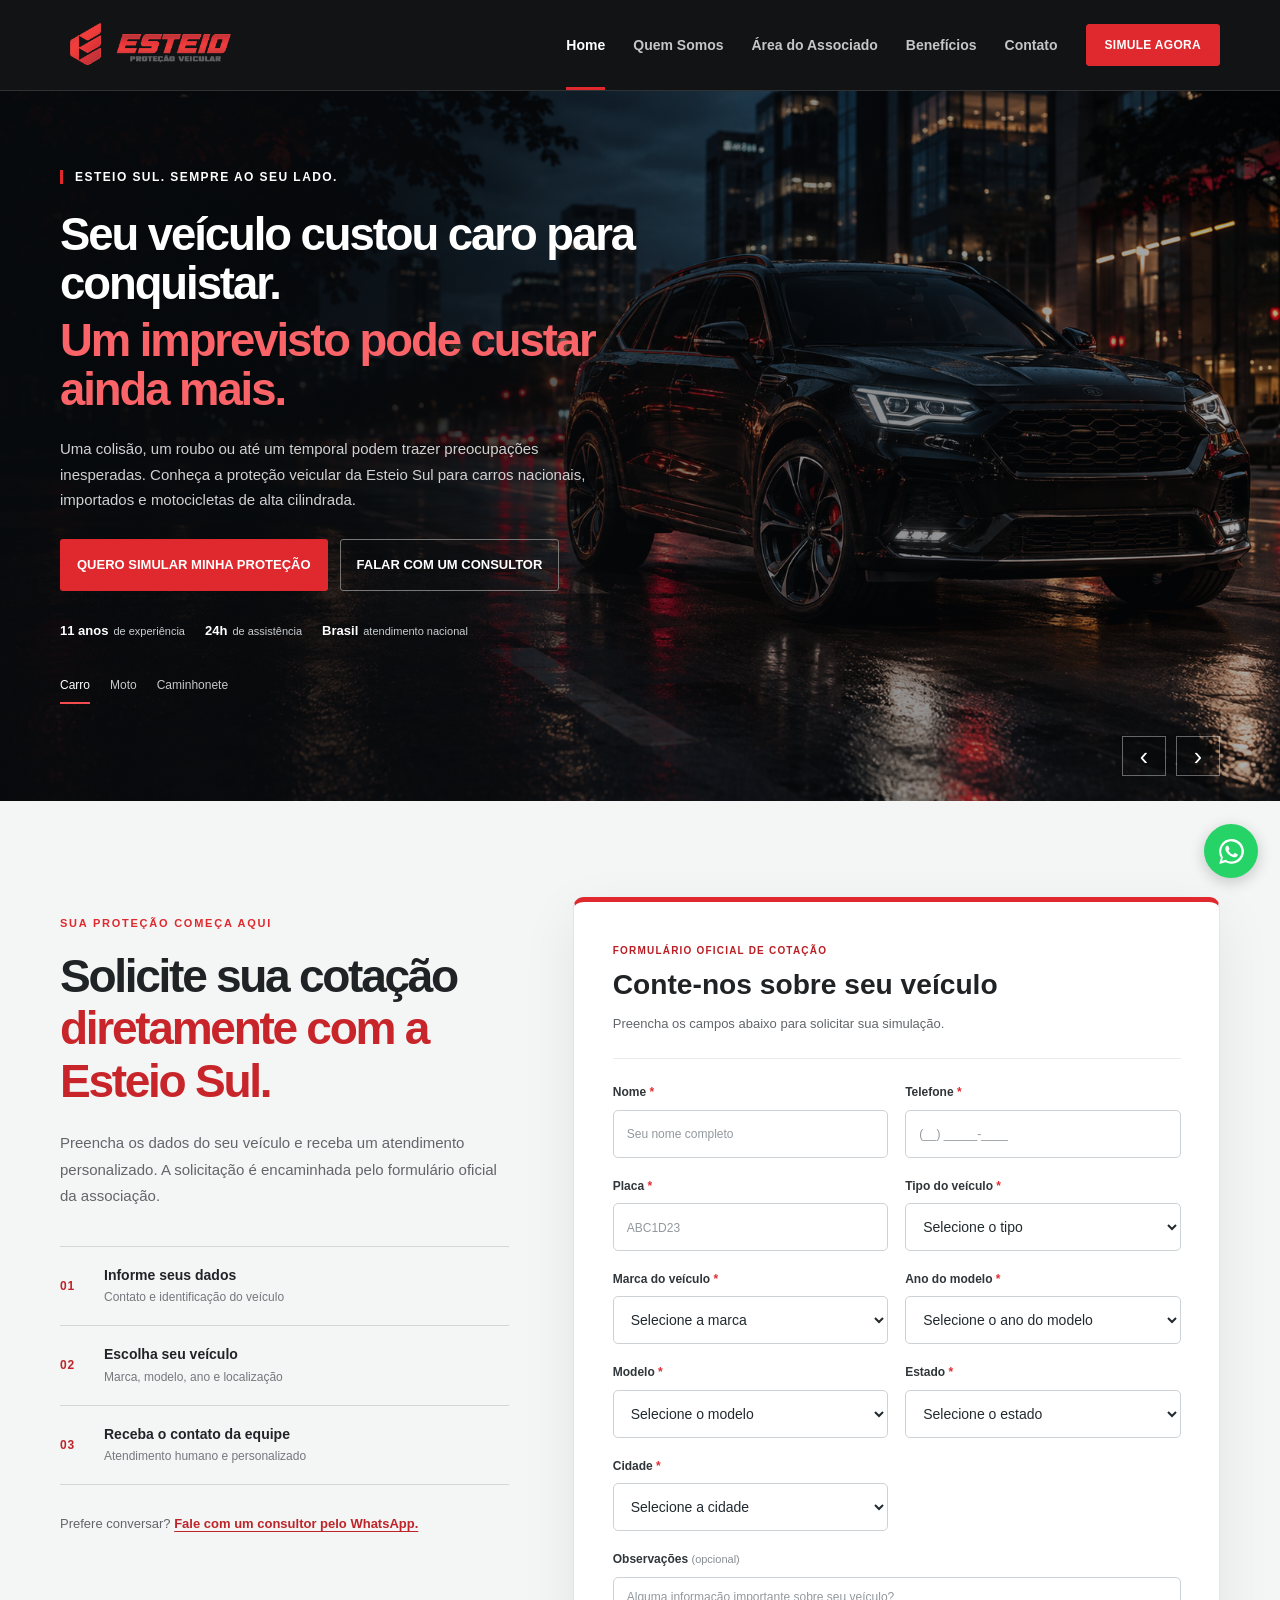
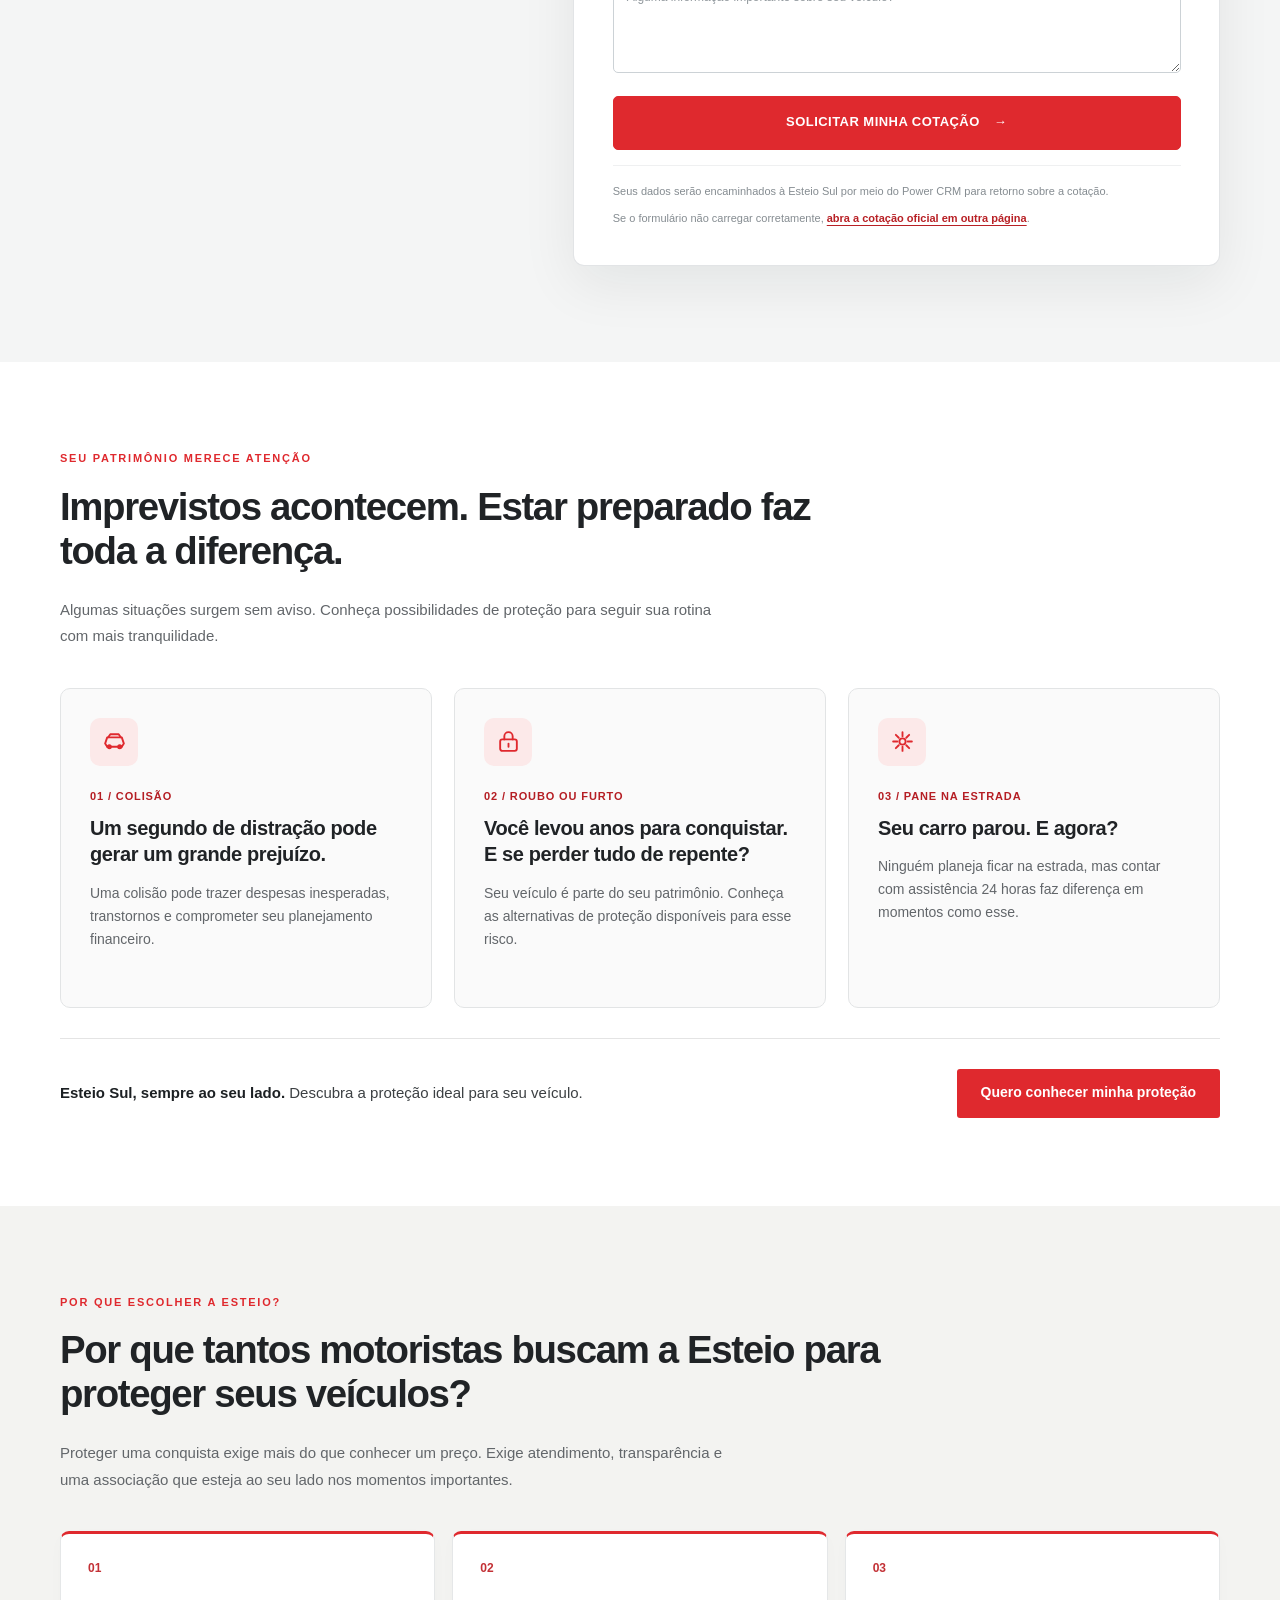
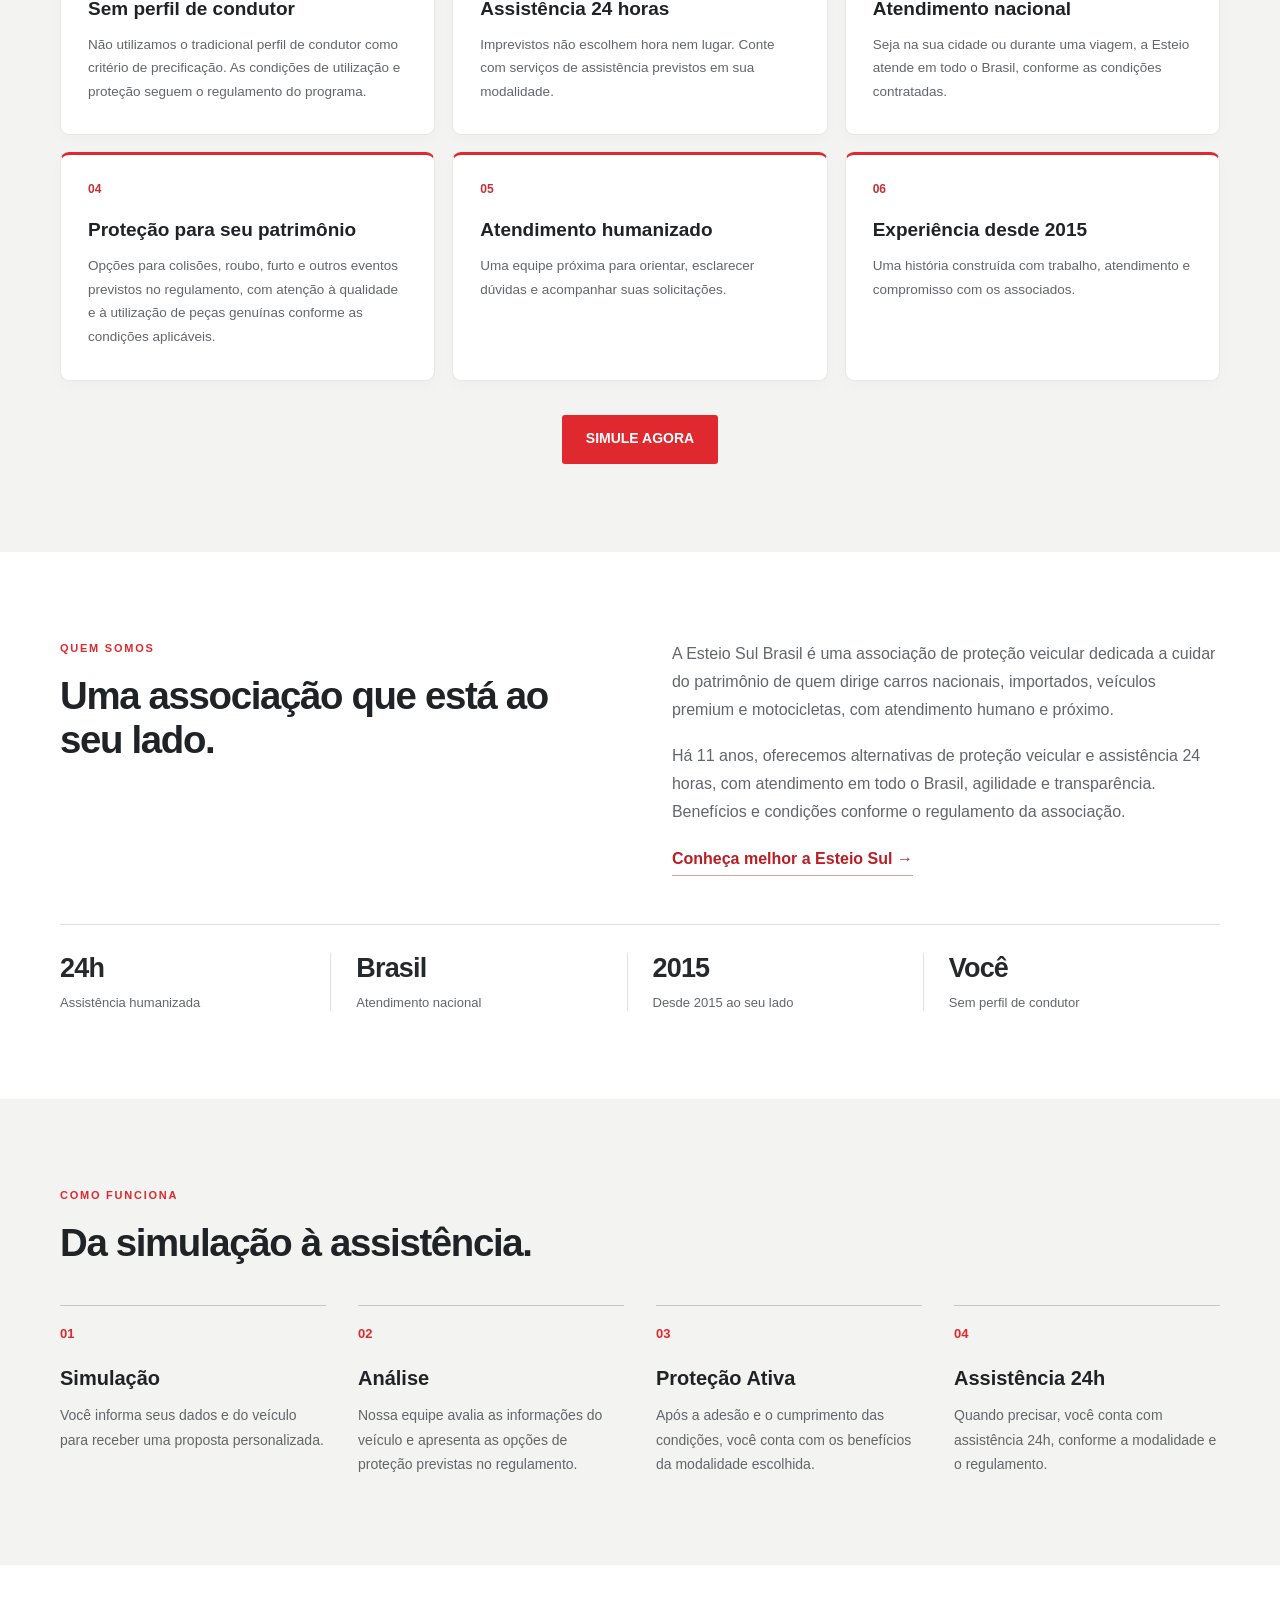
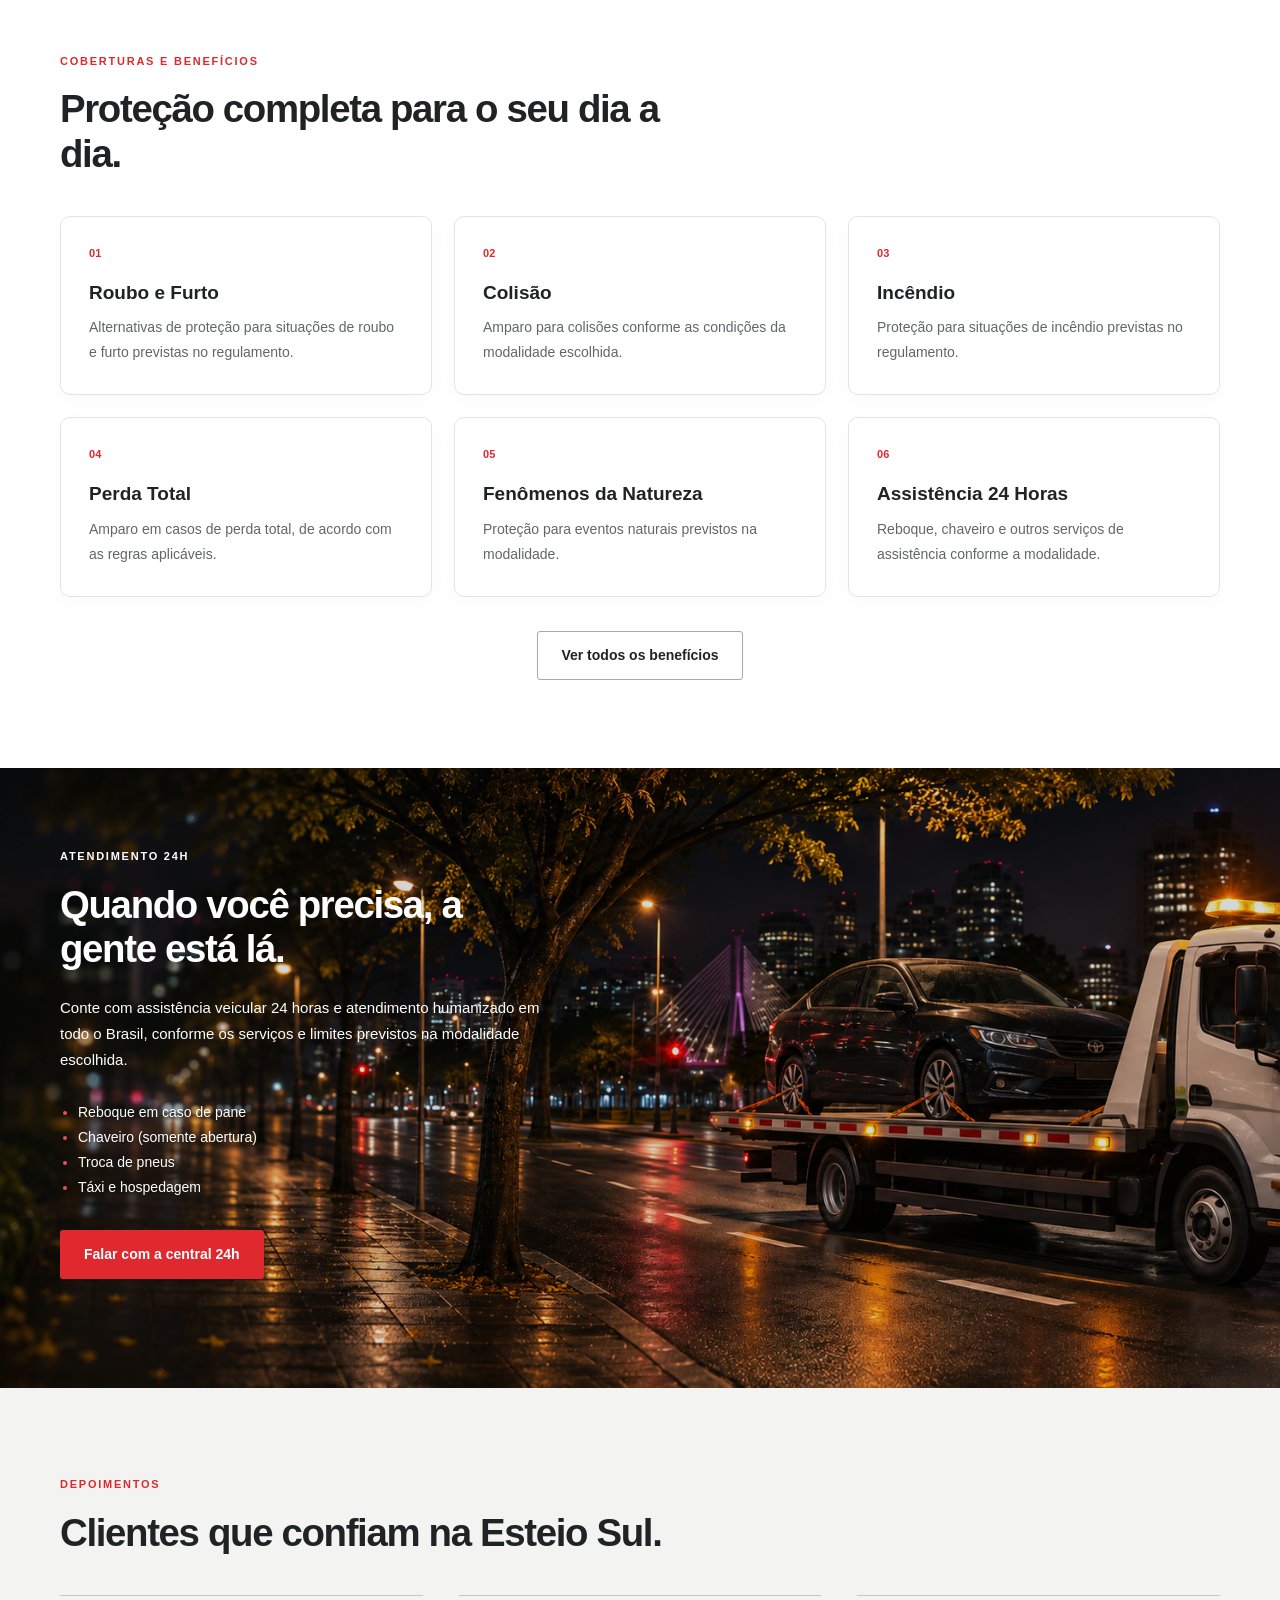
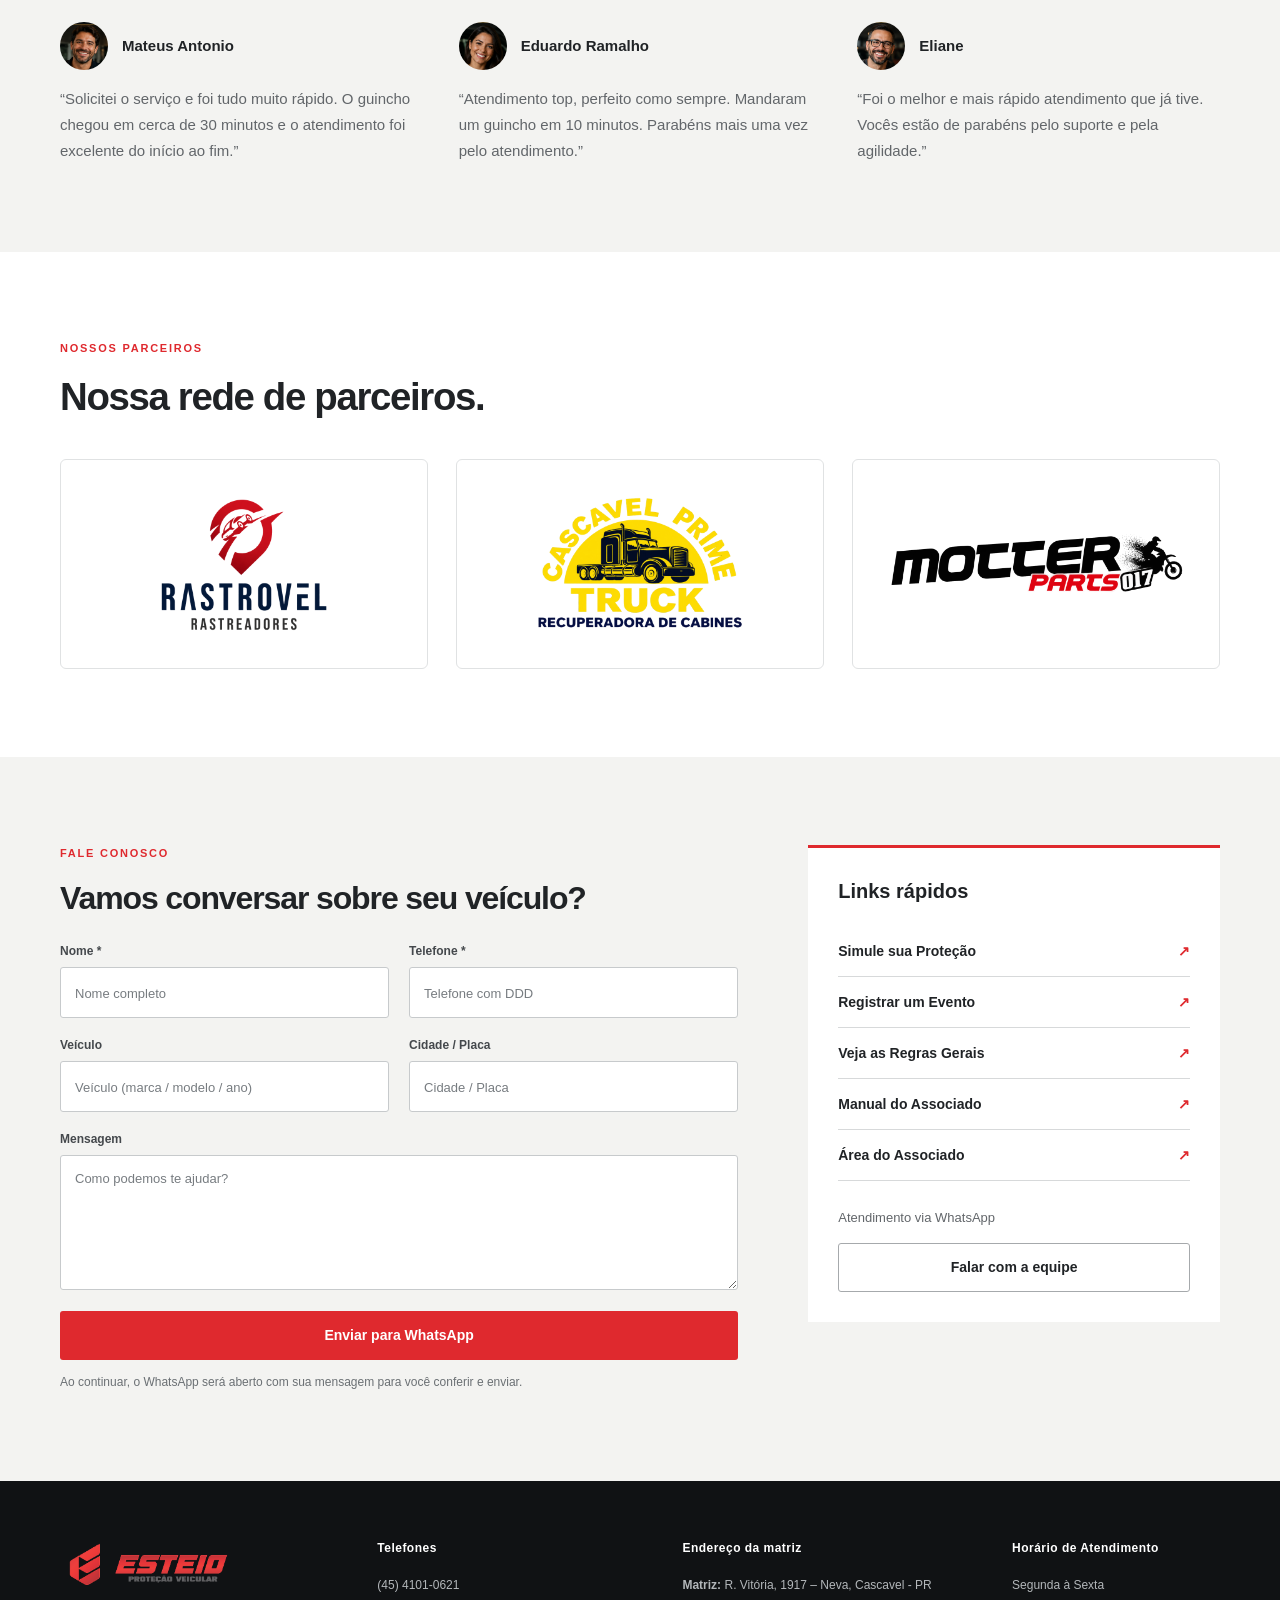
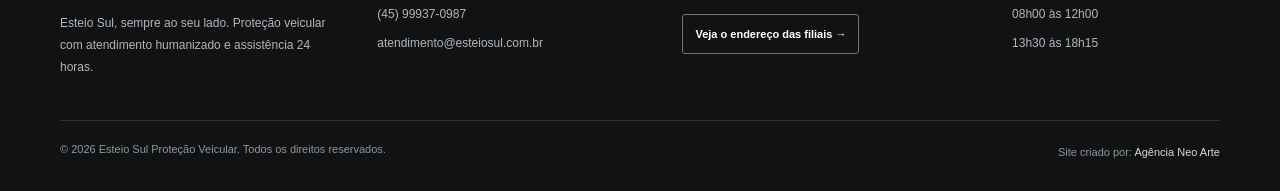
<file: index.html>
<!DOCTYPE html>
<html lang="pt-BR">
<head>
  <meta charset="UTF-8" />
  <meta name="viewport" content="width=device-width, initial-scale=1.0" />
  <title>Esteio Sul | Proteção Veicular</title>
  <meta name="description" content="Proteção veicular para carros nacionais, importados e motocicletas. Assistência 24h e simulação rápida com a Esteio Sul." />
  <link rel="icon" type="image/png" href="assets/img/favicon.png" />
  <link rel="icon" href="favicon.ico" sizes="any" />
  <link rel="apple-touch-icon" href="assets/img/apple-touch-icon.png" />
  <meta name="theme-color" content="#111315" />
  <link rel="stylesheet" href="https://resources.powercrm.com.br/assets/external/css/style.pwrcrm.css" />
  <link rel="stylesheet" href="assets/css/style.css" />
  <link rel="stylesheet" href="assets/css/powercrm-integration.css" />
</head>
<body>
  <a class="skip-link" href="#conteudo">Ir para o conteúdo</a>
  <a class="whatsapp-float" href="https://wa.me/5545999370987?text=Ol%C3%A1%20Esteio%20Sul!%20Gostaria%20de%20mais%20informa%C3%A7%C3%B5es%20sobre%20prote%C3%A7%C3%A3o%20veicular." target="_blank" aria-label="Falar no WhatsApp" rel="noopener noreferrer"><svg viewBox="0 0 32 32" aria-hidden="true" focusable="false"><path d="M16.02 3.2A12.73 12.73 0 0 0 5.08 22.4L3.4 28.8l6.55-1.63A12.77 12.77 0 1 0 16.02 3.2Zm0 23.22c-2.04 0-3.94-.58-5.55-1.58l-.4-.24-3.88.97 1-3.77-.26-.41a10.44 10.44 0 1 1 9.1 5.03Zm5.72-7.82c-.31-.16-1.86-.92-2.15-1.02-.29-.11-.5-.16-.72.16-.21.31-.82 1.02-1 1.23-.19.21-.37.24-.68.08-.31-.16-1.32-.49-2.52-1.56-.93-.83-1.56-1.86-1.74-2.17-.18-.31-.02-.48.14-.63.14-.14.31-.37.47-.55.16-.18.21-.31.31-.52.1-.21.05-.39-.03-.55-.08-.16-.72-1.73-.98-2.37-.26-.62-.52-.54-.72-.55h-.61c-.21 0-.55.08-.84.39-.29.31-1.1 1.08-1.1 2.62s1.13 3.04 1.29 3.25c.16.21 2.22 3.38 5.38 4.74.75.32 1.34.52 1.8.66.76.24 1.45.21 1.99.13.61-.09 1.86-.76 2.12-1.49.26-.73.26-1.36.18-1.49-.08-.13-.29-.21-.61-.37Z"/></svg><span>WhatsApp</span></a>
  <header class="site-header">
    <div class="container header-wrap">
      <a href="index.html" class="brand"><img src="assets/img/logo.png" alt="Esteio Sul Proteção Veicular" /></a>
      <button class="menu-toggle" aria-label="Abrir menu" aria-expanded="false" aria-controls="menu-principal">☰</button>
      <nav class="site-nav" id="menu-principal" aria-label="Menu principal"><a class="active" aria-current="page" href="index.html">Home</a><a class="" href="quem-somos.html">Quem Somos</a><a class="" href="area-do-associado.html">Área do Associado</a><a class="" href="beneficios.html">Benefícios</a><a class="" href="contato.html">Contato</a><a class="nav-cta btn btn-primary" href="simulacao.html">SIMULE AGORA</a></nav>
    </div>
  </header>
  <main id="conteudo">
    <section class="hero" id="home" aria-labelledby="titulo-hero">
      <div class="hero-slider" aria-hidden="true">
        <article class="slide active" data-label="Carro" style="background-image:url('assets/img/hero-car.png')"></article>
        <article class="slide" data-label="Moto" style="background-image:url('assets/img/hero-moto.png')"></article>
        <article class="slide" data-label="Caminhonete" style="background-image:url('assets/img/hero-truck.png')"></article>
      </div>
      <div class="container hero-content">
        <div class="hero-copy">
          <span class="eyebrow">Esteio Sul. Sempre ao seu lado.</span>
          <h1 id="titulo-hero">Seu veículo custou caro para conquistar.<strong>Um imprevisto pode custar ainda mais.</strong></h1>
          <p>Uma colisão, um roubo ou até um temporal podem trazer preocupações inesperadas. Conheça a proteção veicular da Esteio Sul para carros nacionais, importados e motocicletas de alta cilindrada.</p>
          <div class="hero-actions">
            <a class="btn btn-primary" href="#simulacao">QUERO SIMULAR MINHA PROTEÇÃO</a>
            <a class="btn btn-outline" href="https://wa.me/5545999370987?text=Ol%C3%A1%20Esteio%20Sul!%20Gostaria%20de%20falar%20com%20um%20consultor%20sobre%20prote%C3%A7%C3%A3o%20veicular." target="_blank" rel="noopener noreferrer">FALAR COM UM CONSULTOR</a>
          </div>
          <div class="hero-trust" aria-label="Diferenciais Esteio Sul">
            <span><b>11 anos</b> de experiência</span>
            <span><b>24h</b> de assistência</span>
            <span><b>Brasil</b> atendimento nacional</span>
          </div>
          <div class="hero-tabs" role="group" aria-label="Escolha a imagem do veículo">
            <button type="button" class="hero-tab active" data-slide="0" aria-pressed="true">Carro</button>
            <button type="button" class="hero-tab" data-slide="1" aria-pressed="false">Moto</button>
            <button type="button" class="hero-tab" data-slide="2" aria-pressed="false">Caminhonete</button>
          </div>
        </div>
      </div>
      <button type="button" class="slider-arrow prev" aria-label="Imagem anterior">‹</button>
      <button type="button" class="slider-arrow next" aria-label="Próxima imagem">›</button>
    </section>

<section class="section quote-section" id="simulacao" aria-labelledby="cotacao-titulo">
      <div class="container quote-layout">
        <div class="quote-intro">
          <span class="section-label">Sua proteção começa aqui</span>
          <h2 id="cotacao-titulo">Solicite sua cotação <em>diretamente com a Esteio Sul.</em></h2>
          <p>Preencha os dados do seu veículo e receba um atendimento personalizado. A solicitação é encaminhada pelo formulário oficial da associação.</p>
          <div class="quote-benefits" aria-label="Vantagens da cotação">
            <div><span class="quote-step">01</span><p><strong>Informe seus dados</strong><small>Contato e identificação do veículo</small></p></div>
            <div><span class="quote-step">02</span><p><strong>Escolha seu veículo</strong><small>Marca, modelo, ano e localização</small></p></div>
            <div><span class="quote-step">03</span><p><strong>Receba o contato da equipe</strong><small>Atendimento humano e personalizado</small></p></div>
          </div>
          <p class="quote-support">Prefere conversar? <a href="https://wa.me/5545999370987?text=Ol%C3%A1%20Esteio%20Sul!%20Gostaria%20de%20conversar%20sobre%20prote%C3%A7%C3%A3o%20veicular." target="_blank" rel="noopener noreferrer">Fale com um consultor pelo WhatsApp.</a></p>
        </div>
        <div class="crm-panel">
          <div class="crm-panel-head"><span class="crm-panel-eyebrow">Formulário oficial de cotação</span><h3>Conte-nos sobre seu veículo</h3><p>Preencha os campos abaixo para solicitar sua simulação.</p></div>
          <div class="crm-embed" data-powercrm-integration>
  <section id="pwrcrm" aria-label="Formulário oficial de cotação Esteio Sul">
    <form id="pwrcrmform" autocomplete="on">
      <input type="hidden" value="4ssoci4ção dos c4minhoneiros oeste p4r4n4 499" id="pwrCmpnHsh" name="pwrCmpnHsh">
      <input type="hidden" value="YGvwx9Oe" id="pwrFrmCode" name="pwrFrmCode">
      <input type="hidden" value="1" id="pwrPplnClmn" name="pwrPplnClmn">
      <input type="hidden" value="ac51d730-3ea4-42f3-b501-9e0217ffe8f1" id="pwrFnlStg" name="pwrFnlStg">
      <input type="hidden" value="26018" id="pwrLdSrc" name="pwrLdSrc">
      <div class="pwrcrmInputCont"><label for="pwrClntNm">Nome <strong>*</strong></label><input type="text" required="required" autocomplete="name" id="pwrClntNm" name="pwrClntNm" placeholder="Seu nome completo"></div>
      <div class="pwrcrmInputCont"><label for="pwrCltPhn">Telefone <strong>*</strong></label><input type="tel" required="required" placeholder="(__) _____-____" maxlength="11" class="phone_mask" id="pwrCltPhn" name="pwrCltPhn" autocomplete="tel" inputmode="tel"></div>
      <div class="pwrcrmInputCont"><label for="pwrVhclPlt">Placa <strong>*</strong></label><input type="text" required="required" placeholder="ABC1D23" maxlength="7" id="pwrVhclPlt" name="pwrVhclPlt" autocapitalize="characters"></div>
      <div class="pwrcrmInputCont"><label for="pwrVhclTyp">Tipo do veículo <strong>*</strong></label><select required="required" id="pwrVhclTyp" name="pwrVhclTyp"><option value="0">Selecione o tipo</option><option value="1">Carro ou utilitário pequeno</option><option value="2">Moto</option></select></div>
      <div class="pwrcrmInputCont"><label for="pwrVhclBrnch">Marca do veículo <strong>*</strong></label><select required="required" id="pwrVhclBrnch" name="pwrVhclBrnch"><option value="0">Selecione a marca</option></select></div>
      <div class="pwrcrmInputCont"><label for="pwrVhclYr">Ano do modelo <strong>*</strong></label><select required="required" id="pwrVhclYr" name="pwrVhclYr"><option value="0">Selecione o ano do modelo</option></select></div>
      <div class="pwrcrmInputCont"><label for="pwrVhclMdl">Modelo <strong>*</strong></label><select required="required" id="pwrVhclMdl" name="pwrVhclMdl"><option value="0">Selecione o modelo</option></select></div>
      <div class="pwrcrmInputCont"><label for="pwrStt">Estado <strong>*</strong></label><select required="required" id="pwrStt" name="pwrStt"><option value="0">Selecione o estado</option></select></div>
      <div class="pwrcrmInputCont"><label for="pwrCt">Cidade <strong>*</strong></label><select required="required" id="pwrCt" name="pwrCt"><option value="0">Selecione a cidade</option></select></div>
      <div class="pwrcrmInputCont crm-observation"><label for="pwrObs">Observações <span class="crm-optional">(opcional)</span></label><textarea id="pwrObs" name="pwrObs" rows="3" placeholder="Alguma informação importante sobre seu veículo?"></textarea></div>
      <div class="crm-submit"><button type="submit">SOLICITAR MINHA COTAÇÃO <span aria-hidden="true">→</span></button></div>
    </form>
  </section>
  <p class="crm-privacy">Seus dados serão encaminhados à Esteio Sul por meio do Power CRM para retorno sobre a cotação.</p>
  <p class="crm-fallback">Se o formulário não carregar corretamente, <a href="https://cotacao.me/YGvwx9Oe" target="_blank" rel="noopener noreferrer">abra a cotação oficial em outra página</a>.</p>
</div>
        </div>
      </div>
    </section>

    <section class="section risk-section" id="imprevistos" aria-labelledby="titulo-imprevistos">
      <div class="container">
        <div class="section-heading risk-heading">
          <span class="section-label">Seu patrimônio merece atenção</span>
          <h2 id="titulo-imprevistos">Imprevistos acontecem. Estar preparado faz toda a diferença.</h2>
          <p>Algumas situações surgem sem aviso. Conheça possibilidades de proteção para seguir sua rotina com mais tranquilidade.</p>
        </div>
        <div class="risk-grid">
          <article class="risk-card">
            <div class="risk-icon" aria-hidden="true"><svg viewBox="0 0 24 24" fill="none" stroke="currentColor" stroke-width="1.8" stroke-linecap="round" stroke-linejoin="round"><path d="M5 17l-2-3 2-6h14l2 6-2 3"/><path d="M5 17h14M6 8l2-3h8l2 3"/><circle cx="7" cy="17" r="1.5"/><circle cx="17" cy="17" r="1.5"/></svg></div>
            <span class="risk-number">01 / COLISÃO</span>
            <h3>Um segundo de distração pode gerar um grande prejuízo.</h3>
            <p>Uma colisão pode trazer despesas inesperadas, transtornos e comprometer seu planejamento financeiro.</p>
          </article>
          <article class="risk-card">
            <div class="risk-icon" aria-hidden="true"><svg viewBox="0 0 24 24" fill="none" stroke="currentColor" stroke-width="1.8" stroke-linecap="round" stroke-linejoin="round"><rect x="4" y="10" width="16" height="11" rx="2"/><path d="M8 10V7a4 4 0 0 1 8 0v3M12 14v3"/></svg></div>
            <span class="risk-number">02 / ROUBO OU FURTO</span>
            <h3>Você levou anos para conquistar. E se perder tudo de repente?</h3>
            <p>Seu veículo é parte do seu patrimônio. Conheça as alternativas de proteção disponíveis para esse risco.</p>
          </article>
          <article class="risk-card">
            <div class="risk-icon" aria-hidden="true"><svg viewBox="0 0 24 24" fill="none" stroke="currentColor" stroke-width="1.8" stroke-linecap="round" stroke-linejoin="round"><path d="M12 3v4m0 10v4M3 12h4m10 0h4M5.6 5.6l2.8 2.8m7.2 7.2 2.8 2.8M18.4 5.6l-2.8 2.8m-7.2 7.2-2.8 2.8"/><circle cx="12" cy="12" r="3"/></svg></div>
            <span class="risk-number">03 / PANE NA ESTRADA</span>
            <h3>Seu carro parou. E agora?</h3>
            <p>Ninguém planeja ficar na estrada, mas contar com assistência 24 horas faz diferença em momentos como esse.</p>
          </article>
        </div>
        <div class="risk-footer">
          <p><strong>Esteio Sul, sempre ao seu lado.</strong><span> Descubra a proteção ideal para seu veículo.</span></p>
          <a class="btn btn-primary" href="#simulacao">Quero conhecer minha proteção</a>
        </div>
      </div>
    </section>

    <section class="section differentials-section" id="diferenciais" aria-labelledby="titulo-diferenciais">
      <div class="container">
        <div class="section-heading differentials-heading">
          <span class="section-label">Por que escolher a Esteio?</span>
          <h2 id="titulo-diferenciais">Por que tantos motoristas buscam a Esteio para proteger seus veículos?</h2>
          <p>Proteger uma conquista exige mais do que conhecer um preço. Exige atendimento, transparência e uma associação que esteja ao seu lado nos momentos importantes.</p>
        </div>
        <div class="differentials-grid">
          <article class="differential-card"><span class="differential-index">01</span><h3>Sem perfil de condutor</h3><p>Não utilizamos o tradicional perfil de condutor como critério de precificação. As condições de utilização e proteção seguem o regulamento do programa.</p></article>
          <article class="differential-card"><span class="differential-index">02</span><h3>Assistência 24 horas</h3><p>Imprevistos não escolhem hora nem lugar. Conte com serviços de assistência previstos em sua modalidade.</p></article>
          <article class="differential-card"><span class="differential-index">03</span><h3>Atendimento nacional</h3><p>Seja na sua cidade ou durante uma viagem, a Esteio atende em todo o Brasil, conforme as condições contratadas.</p></article>
          <article class="differential-card"><span class="differential-index">04</span><h3>Proteção para seu patrimônio</h3><p>Opções para colisões, roubo, furto e outros eventos previstos no regulamento, com atenção à qualidade e à utilização de peças genuínas conforme as condições aplicáveis.</p></article>
          <article class="differential-card"><span class="differential-index">05</span><h3>Atendimento humanizado</h3><p>Uma equipe próxima para orientar, esclarecer dúvidas e acompanhar suas solicitações.</p></article>
          <article class="differential-card"><span class="differential-index">06</span><h3>Experiência desde 2015</h3><p>Uma história construída com trabalho, atendimento e compromisso com os associados.</p></article>
        </div>
        <div class="center mt-34"><a href="#simulacao" class="btn btn-primary">SIMULE AGORA</a></div>
      </div>
    </section>

    <section class="section" id="quem-somos">
      <div class="container grid-two">
        <div>
          <span class="section-label">Quem Somos</span>
          <h2>Uma associação que está ao seu lado.</h2>
        </div>
        <div>
          <p>A Esteio Sul Brasil é uma associação de proteção veicular dedicada a cuidar do patrimônio de quem dirige carros nacionais, importados, veículos premium e motocicletas, com atendimento humano e próximo.</p>
          <p>Há 11 anos, oferecemos alternativas de proteção veicular e assistência 24 horas, com atendimento em todo o Brasil, agilidade e transparência. Benefícios e condições conforme o regulamento da associação.</p>
          <a class="text-link" href="quem-somos.html">Conheça melhor a Esteio Sul →</a>
        </div>
      </div>
      <div class="container feature-strip">
        <div class="feature-item"><strong>24h</strong><span>Assistência humanizada</span></div>
        <div class="feature-item"><strong>Brasil</strong><span>Atendimento nacional</span></div>
        <div class="feature-item"><strong>2015</strong><span>Desde 2015 ao seu lado</span></div>
        <div class="feature-item"><strong>Você</strong><span>Sem perfil de condutor</span></div>
      </div>
    </section>

    <section class="section section-dark" id="como-funciona">
      <div class="container">
        <div class="section-heading center">
          <span class="section-label">Como funciona</span>
          <h2>Da simulação à assistência.</h2>
        </div>
        <div class="steps">
          <article class="step-card"><span class="step-number">01</span><h3>Simulação</h3><p>Você informa seus dados e do veículo para receber uma proposta personalizada.</p></article>
          <article class="step-card"><span class="step-number">02</span><h3>Análise</h3><p>Nossa equipe avalia as informações do veículo e apresenta as opções de proteção previstas no regulamento.</p></article>
          <article class="step-card"><span class="step-number">03</span><h3>Proteção Ativa</h3><p>Após a adesão e o cumprimento das condições, você conta com os benefícios da modalidade escolhida.</p></article>
          <article class="step-card"><span class="step-number">04</span><h3>Assistência 24h</h3><p>Quando precisar, você conta com assistência 24h, conforme a modalidade e o regulamento.</p></article>
        </div>
      </div>
    </section>

    <section class="section" id="beneficios">
      <div class="container">
        <div class="section-heading center">
          <span class="section-label">Coberturas e benefícios</span>
          <h2>Proteção completa para o seu dia a dia.</h2>
        </div>
        <div class="benefit-grid">
          <article class="benefit-card"><h3>Roubo e Furto</h3><p>Alternativas de proteção para situações de roubo e furto previstas no regulamento.</p></article>
          <article class="benefit-card"><h3>Colisão</h3><p>Amparo para colisões conforme as condições da modalidade escolhida.</p></article>
          <article class="benefit-card"><h3>Incêndio</h3><p>Proteção para situações de incêndio previstas no regulamento.</p></article>
          <article class="benefit-card"><h3>Perda Total</h3><p>Amparo em casos de perda total, de acordo com as regras aplicáveis.</p></article>
          <article class="benefit-card"><h3>Fenômenos da Natureza</h3><p>Proteção para eventos naturais previstos na modalidade.</p></article>
          <article class="benefit-card"><h3>Assistência 24 Horas</h3><p>Reboque, chaveiro e outros serviços de assistência conforme a modalidade.</p></article>
        </div>
        <div class="center mt-34"><a class="btn btn-outline" href="beneficios.html">Ver todos os benefícios</a></div>
      </div>
    </section>

    <section class="section assistance">
      <div class="container assistance-wrap">
        <div class="assistance-copy">
          <span class="section-label">Atendimento 24h</span>
          <h2>Quando você precisa, a gente está lá.</h2>
          <p>Conte com assistência veicular 24 horas e atendimento humanizado em todo o Brasil, conforme os serviços e limites previstos na modalidade escolhida.</p>
          <ul><li>Reboque em caso de pane</li><li>Chaveiro (somente abertura)</li><li>Troca de pneus</li><li>Táxi e hospedagem</li></ul>
          <a class="btn btn-primary" href="https://wa.me/5545999370987?text=Ol%C3%A1%20Esteio%20Sul!%20Preciso%20de%20atendimento%2024h." target="_blank" rel="noopener noreferrer">Falar com a central 24h</a>
        </div>
        
      </div>
    </section>

    <section class="section section-dark">
      <div class="container">
        <div class="section-heading center"><span class="section-label">Depoimentos</span><h2>Clientes que confiam na Esteio Sul.</h2></div>
        <div class="testimonials">
          <article class="testimonial-card"><img src="assets/img/testimonial-1.png" alt="Mateus Antonio" loading="lazy" /><h3>Mateus Antonio</h3><p>“Solicitei o serviço e foi tudo muito rápido. O guincho chegou em cerca de 30 minutos e o atendimento foi excelente do início ao fim.”</p></article>
          <article class="testimonial-card"><img src="assets/img/testimonial-2.png" alt="Eduardo Ramalho" loading="lazy" /><h3>Eduardo Ramalho</h3><p>“Atendimento top, perfeito como sempre. Mandaram um guincho em 10 minutos. Parabéns mais uma vez pelo atendimento.”</p></article>
          <article class="testimonial-card"><img src="assets/img/testimonial-3.png" alt="Eliane" loading="lazy" /><h3>Eliane</h3><p>“Foi o melhor e mais rápido atendimento que já tive. Vocês estão de parabéns pelo suporte e pela agilidade.”</p></article>
        </div>
      </div>
    </section>

    <section class="section" id="parceiros">
      <div class="container">
        <div class="section-heading center"><span class="section-label">Nossos Parceiros</span><h2>Nossa rede de parceiros.</h2></div>
        <div class="partners-grid">
          <div class="partner-card"><img src="assets/img/partner-rastrovel.png" alt="Rastrovel" loading="lazy" /></div>
          <div class="partner-card"><img src="assets/img/partner-prime-truck.png" alt="Cascavel Prime Truck" loading="lazy" /></div>
          <div class="partner-card"><img src="assets/img/partner-motter.png" alt="Motter Parts 017" loading="lazy" /></div>
        </div>
      </div>
    </section>

    <section class="section section-dark contact-section" id="contato">
      <div class="container contact-wrap">
        <div class="contact-box">
          <span class="section-label">Fale Conosco</span>
          <h2>Vamos conversar sobre seu veículo?</h2>
          <form class="contact-form whatsapp-form" data-form-title="Contato pelo site">
            <div class="form-grid"><label class="field"><span>Nome *</span><input autocomplete="name" type="text" name="Nome" placeholder="Nome completo" required></label><label class="field"><span>Telefone *</span><input type="tel" autocomplete="tel" name="Telefone" placeholder="Telefone com DDD" required></label><label class="field"><span>Veículo</span><input type="text" name="Veículo" placeholder="Veículo (marca / modelo / ano)"></label><label class="field"><span>Cidade / Placa</span><input type="text" name="Cidade / Placa" placeholder="Cidade / Placa"></label></div>
            <label class="field"><span>Mensagem</span><textarea name="Mensagem" rows="5" placeholder="Como podemos te ajudar?"></textarea></label>
            <button class="btn btn-primary btn-full" type="submit">Enviar para WhatsApp</button>
          <p class="form-note">Ao continuar, o WhatsApp será aberto com sua mensagem para você conferir e enviar.</p></form>
        </div>
        <aside class="quick-links">
          <h3>Links rápidos</h3>
          <a href="simulacao.html">Simule sua Proteção</a><a href="registro-de-eventos.html">Registrar um Evento</a><a href="regras-gerais-do-associado.html">Veja as Regras Gerais</a><a href="manual-do-associado.html">Manual do Associado</a><a href="area-do-associado.html">Área do Associado</a>
          <div class="quick-cta"><p>Atendimento via WhatsApp</p><a class="btn btn-outline" href="https://wa.me/5545999370987?text=Ol%C3%A1%20Esteio%20Sul!%20Gostaria%20de%20falar%20com%20a%20equipe." target="_blank" rel="noopener noreferrer">Falar com a equipe</a></div>
        </aside>
      </div>
    </section>
</main>
  <footer class="site-footer">
    <div class="container footer-grid">
      <div>
        <img class="footer-logo" src="assets/img/logo.png" alt="Esteio Sul" />
        <p>Esteio Sul, sempre ao seu lado. Proteção veicular com atendimento humanizado e assistência 24 horas.</p>
      </div>
      <div>
        <h4>Telefones</h4>
        <p><a href="tel:+554541010621">(45) 4101-0621</a></p>
        <p><a href="https://wa.me/5545999370987" target="_blank" rel="noopener noreferrer">(45) 99937-0987</a></p>
        <p><a href="mailto:atendimento@esteiosul.com.br">atendimento@esteiosul.com.br</a></p>
      </div>
      <div>
        <h4>Endereço da matriz</h4>
        <p><strong>Matriz:</strong> R. Vitória, 1917 – Neva, Cascavel - PR</p>
        <a class="btn footer-branches" href="contato.html#filiais">Veja o endereço das filiais →</a>
      </div>
      <div>
        <h4>Horário de Atendimento</h4>
        <p>Segunda à Sexta</p>
        <p>08h00 às 12h00</p>
        <p>13h30 às 18h15</p>
      </div>
    </div>
    <div class="container footer-bottom">
      <span>© 2026 Esteio Sul Proteção Veicular. Todos os direitos reservados.</span>
      <span>Site criado por: <a href="https://neoartepub.com.br/" target="_blank" rel="noopener">Agência Neo Arte</a></span>
    </div>
  </footer>
  <script src="assets/js/script.js"></script>
  <script src="https://resources.powercrm.com.br/assets/external/js/script.pwrcrm.js"></script>
  <script src="assets/js/powercrm-integration.js"></script>
</body>
</html>
</file>
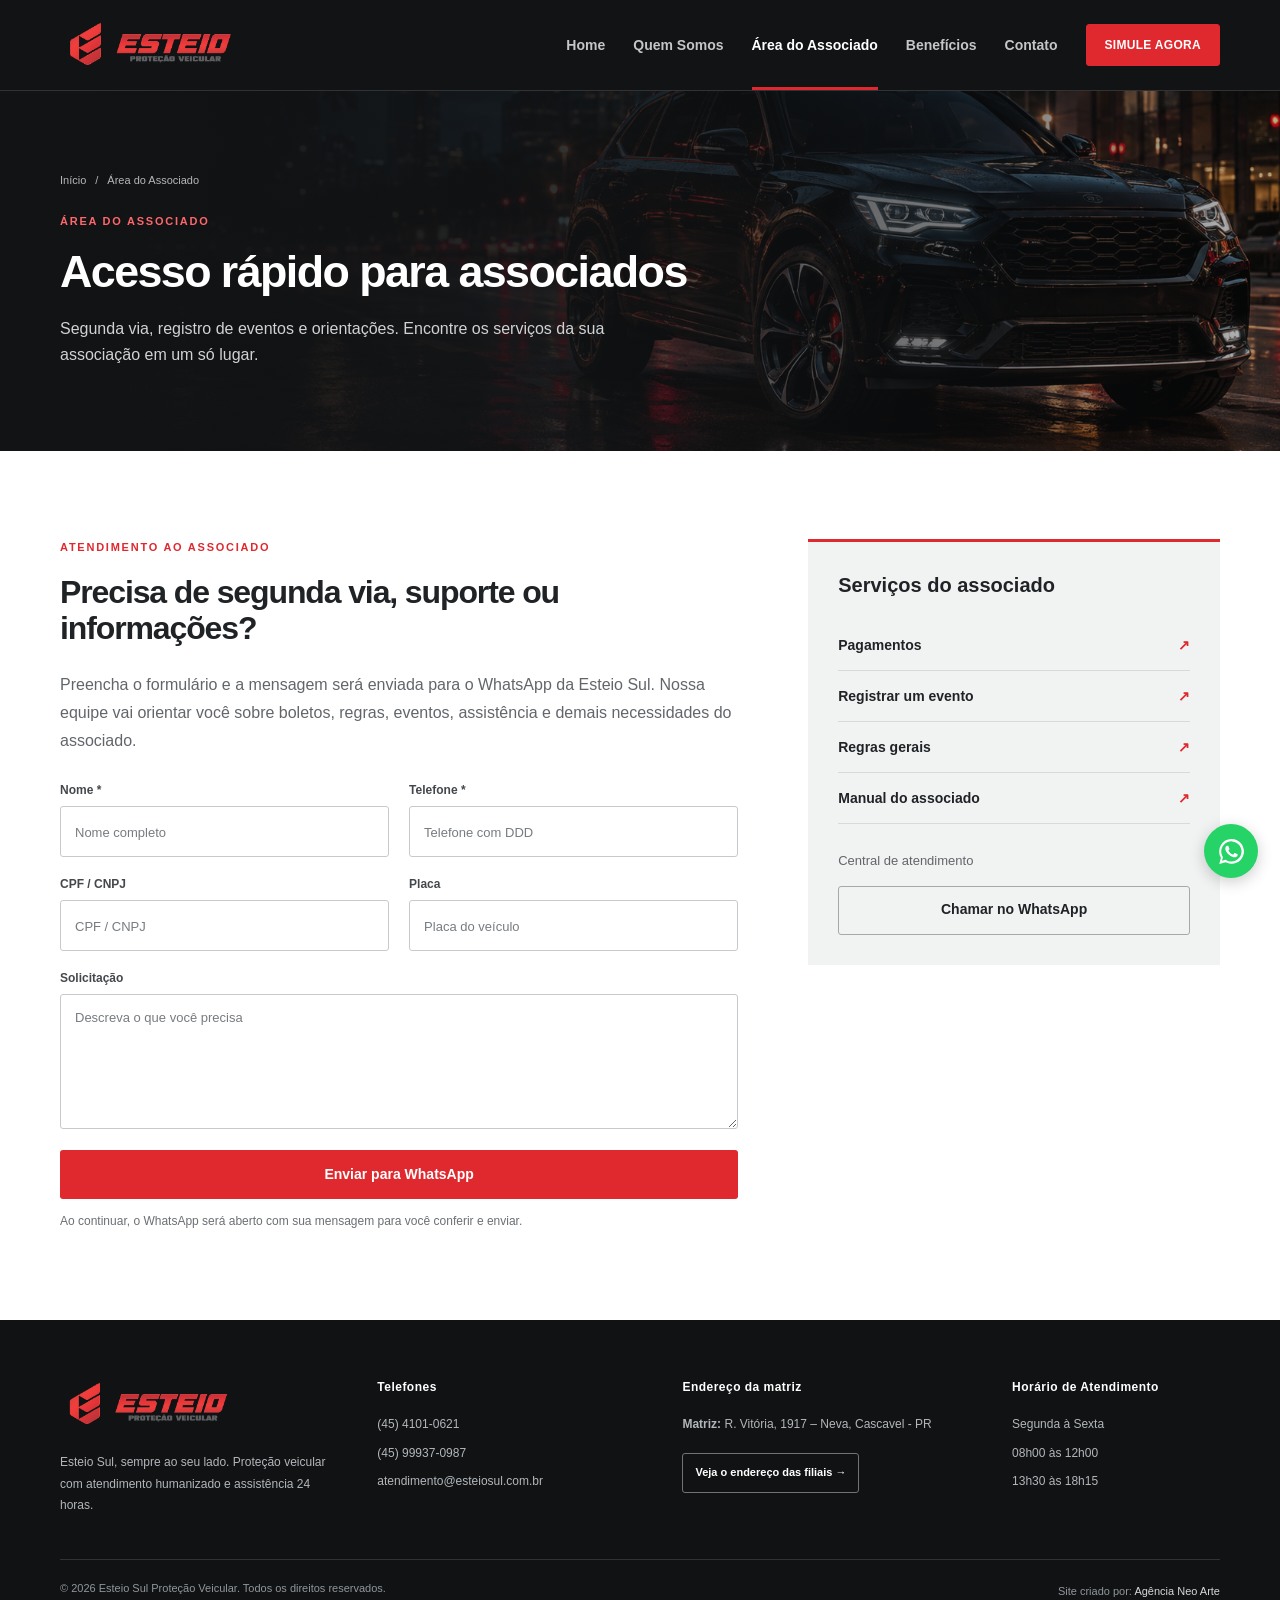
<file: area-do-associado.html>
<!DOCTYPE html>
<html lang="pt-BR">
<head>
  <meta charset="UTF-8" />
  <meta name="viewport" content="width=device-width, initial-scale=1.0" />
  <title>Área do Associado | Esteio Sul Proteção Veicular</title>
  <meta name="description" content="Área do associado Esteio Sul." />
  <link rel="icon" type="image/png" href="assets/img/favicon.png" />
  <link rel="icon" href="favicon.ico" sizes="any" />
  <link rel="apple-touch-icon" href="assets/img/apple-touch-icon.png" />
  <meta name="theme-color" content="#111315" />
  <link rel="stylesheet" href="assets/css/style.css" />
</head>
<body>
  <a class="skip-link" href="#conteudo">Ir para o conteúdo</a>
  <a class="whatsapp-float" href="https://wa.me/5545999370987?text=Ol%C3%A1%20Esteio%20Sul!%20Gostaria%20de%20mais%20informa%C3%A7%C3%B5es%20sobre%20prote%C3%A7%C3%A3o%20veicular." target="_blank" aria-label="Falar no WhatsApp" rel="noopener noreferrer"><svg viewBox="0 0 32 32" aria-hidden="true" focusable="false"><path d="M16.02 3.2A12.73 12.73 0 0 0 5.08 22.4L3.4 28.8l6.55-1.63A12.77 12.77 0 1 0 16.02 3.2Zm0 23.22c-2.04 0-3.94-.58-5.55-1.58l-.4-.24-3.88.97 1-3.77-.26-.41a10.44 10.44 0 1 1 9.1 5.03Zm5.72-7.82c-.31-.16-1.86-.92-2.15-1.02-.29-.11-.5-.16-.72.16-.21.31-.82 1.02-1 1.23-.19.21-.37.24-.68.08-.31-.16-1.32-.49-2.52-1.56-.93-.83-1.56-1.86-1.74-2.17-.18-.31-.02-.48.14-.63.14-.14.31-.37.47-.55.16-.18.21-.31.31-.52.1-.21.05-.39-.03-.55-.08-.16-.72-1.73-.98-2.37-.26-.62-.52-.54-.72-.55h-.61c-.21 0-.55.08-.84.39-.29.31-1.1 1.08-1.1 2.62s1.13 3.04 1.29 3.25c.16.21 2.22 3.38 5.38 4.74.75.32 1.34.52 1.8.66.76.24 1.45.21 1.99.13.61-.09 1.86-.76 2.12-1.49.26-.73.26-1.36.18-1.49-.08-.13-.29-.21-.61-.37Z"/></svg><span>WhatsApp</span></a>
  <header class="site-header">
    <div class="container header-wrap">
      <a href="index.html" class="brand"><img src="assets/img/logo.png" alt="Esteio Sul Proteção Veicular" /></a>
      <button class="menu-toggle" aria-label="Abrir menu" aria-expanded="false" aria-controls="menu-principal">☰</button>
      <nav class="site-nav" id="menu-principal" aria-label="Menu principal"><a class="" href="index.html">Home</a><a class="" href="quem-somos.html">Quem Somos</a><a class="active" aria-current="page" href="area-do-associado.html">Área do Associado</a><a class="" href="beneficios.html">Benefícios</a><a class="" href="contato.html">Contato</a><a class="nav-cta btn btn-primary" href="simulacao.html">SIMULE AGORA</a></nav>
    </div>
  </header>
  <main id="conteudo"><section class="page-hero"><div class="container"><nav class="breadcrumb" aria-label="Localização"><a href="index.html">Início</a><span aria-hidden="true">/</span><span>Área do Associado</span></nav><span class="section-label">Área do Associado</span><h1>Acesso rápido para associados</h1><p>Segunda via, registro de eventos e orientações. Encontre os serviços da sua associação em um só lugar.</p></div></section>
<section class="section"><div class="container contact-wrap"><div class="contact-box"><span class="section-label">Atendimento ao associado</span><h2>Precisa de segunda via, suporte ou informações?</h2><p>Preencha o formulário e a mensagem será enviada para o WhatsApp da Esteio Sul. Nossa equipe vai orientar você sobre boletos, regras, eventos, assistência e demais necessidades do associado.</p><form class="contact-form whatsapp-form" data-form-title="Área do Associado"><div class="form-grid"><label class="field"><span>Nome *</span><input autocomplete="name" name="Nome" placeholder="Nome completo" required></label><label class="field"><span>Telefone *</span><input type="tel" autocomplete="tel" name="Telefone" placeholder="Telefone com DDD" required></label><label class="field"><span>CPF / CNPJ</span><input name="CPF / CNPJ" placeholder="CPF / CNPJ"></label><label class="field"><span>Placa</span><input name="Placa" placeholder="Placa do veículo"></label></div><label class="field"><span>Solicitação</span><textarea name="Solicitação" rows="5" placeholder="Descreva o que você precisa"></textarea></label><button class="btn btn-primary btn-full">Enviar para WhatsApp</button><p class="form-note">Ao continuar, o WhatsApp será aberto com sua mensagem para você conferir e enviar.</p></form></div><aside class="quick-links"><h3>Serviços do associado</h3><a href="pagamentos.html">Pagamentos</a><a href="registro-de-eventos.html">Registrar um evento</a><a href="regras-gerais-do-associado.html">Regras gerais</a><a href="manual-do-associado.html">Manual do associado</a><div class="quick-cta"><p>Central de atendimento</p><a class="btn btn-outline" href="https://wa.me/5545999370987" target="_blank" rel="noopener noreferrer">Chamar no WhatsApp</a></div></aside></div></section>
</main>
  <footer class="site-footer">
    <div class="container footer-grid">
      <div>
        <img class="footer-logo" src="assets/img/logo.png" alt="Esteio Sul" />
        <p>Esteio Sul, sempre ao seu lado. Proteção veicular com atendimento humanizado e assistência 24 horas.</p>
      </div>
      <div>
        <h4>Telefones</h4>
        <p><a href="tel:+554541010621">(45) 4101-0621</a></p>
        <p><a href="https://wa.me/5545999370987" target="_blank" rel="noopener noreferrer">(45) 99937-0987</a></p>
        <p><a href="mailto:atendimento@esteiosul.com.br">atendimento@esteiosul.com.br</a></p>
      </div>
      <div>
        <h4>Endereço da matriz</h4>
        <p><strong>Matriz:</strong> R. Vitória, 1917 – Neva, Cascavel - PR</p>
        <a class="btn footer-branches" href="contato.html#filiais">Veja o endereço das filiais →</a>
      </div>
      <div>
        <h4>Horário de Atendimento</h4>
        <p>Segunda à Sexta</p>
        <p>08h00 às 12h00</p>
        <p>13h30 às 18h15</p>
      </div>
    </div>
    <div class="container footer-bottom">
      <span>© 2026 Esteio Sul Proteção Veicular. Todos os direitos reservados.</span>
      <span>Site criado por: <a href="https://neoartepub.com.br/" target="_blank" rel="noopener">Agência Neo Arte</a></span>
    </div>
  </footer>
  <script src="assets/js/script.js"></script>
</body>
</html>
</file>
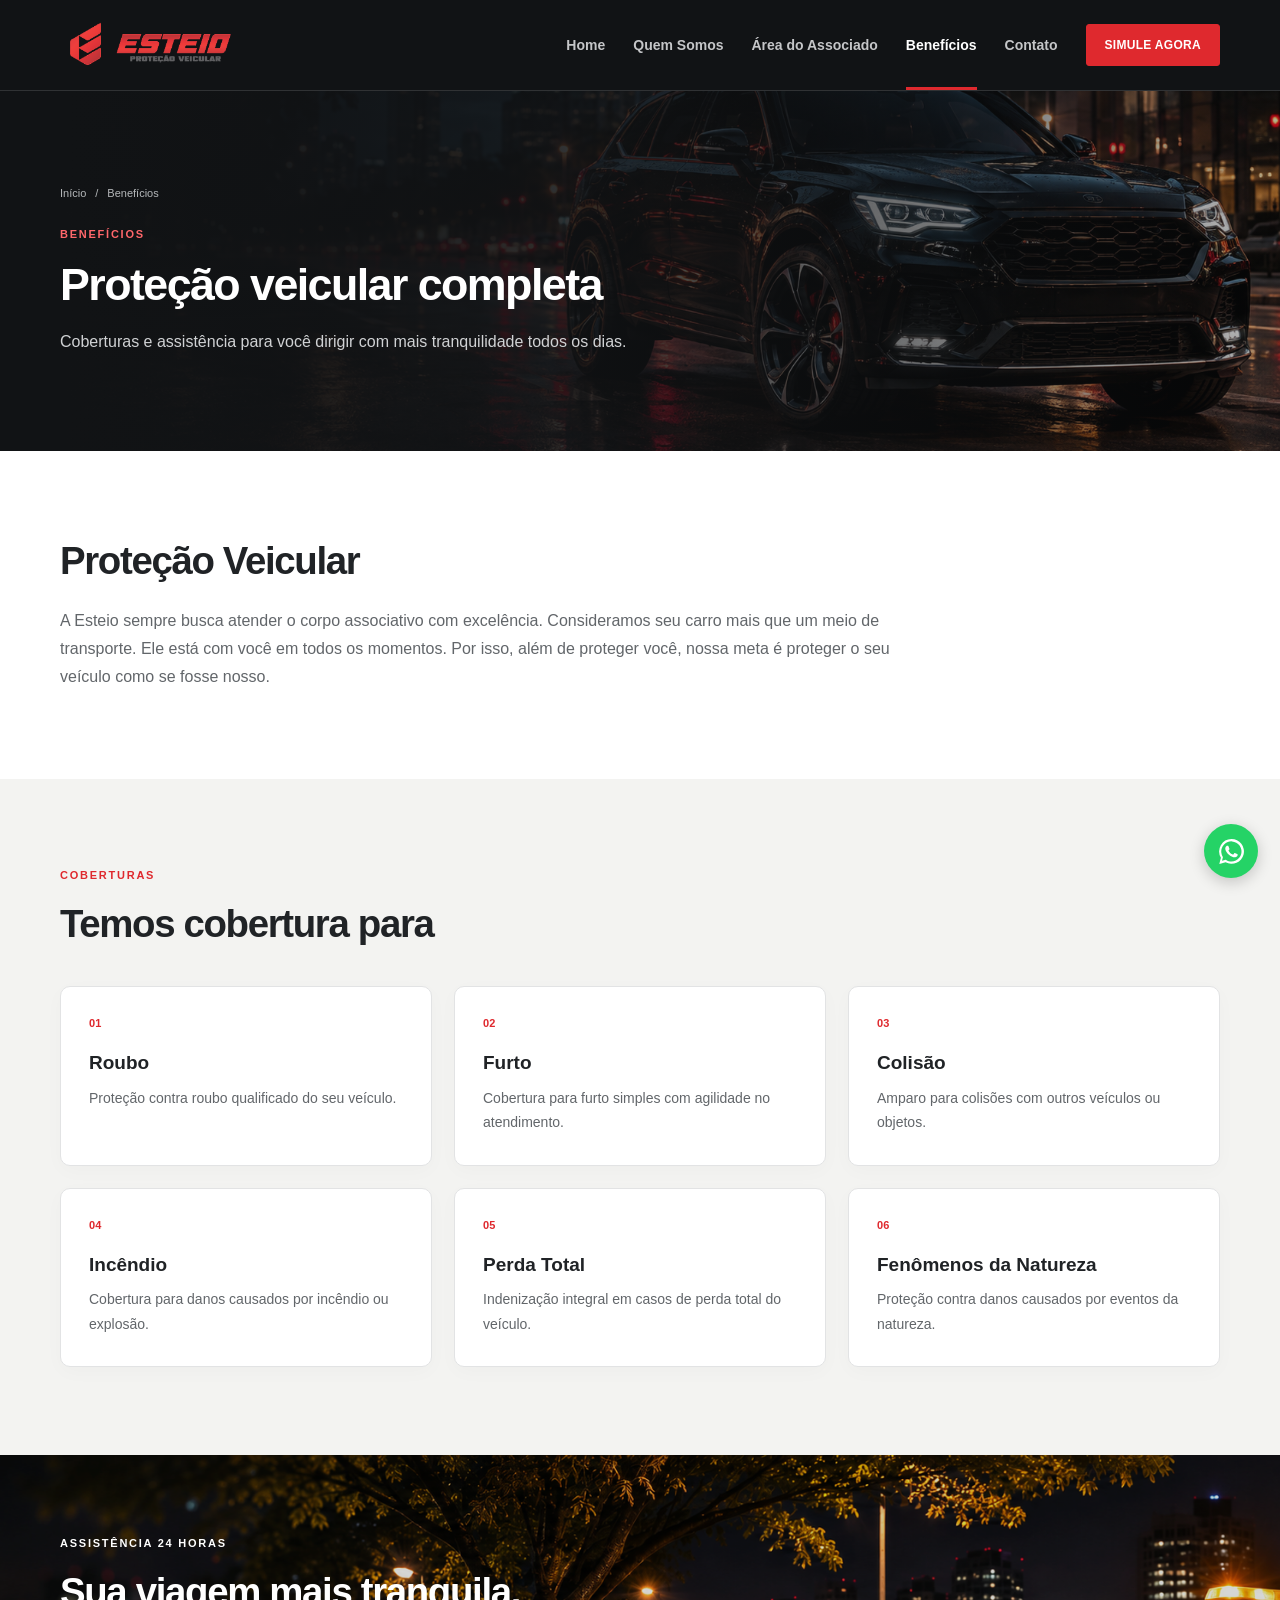
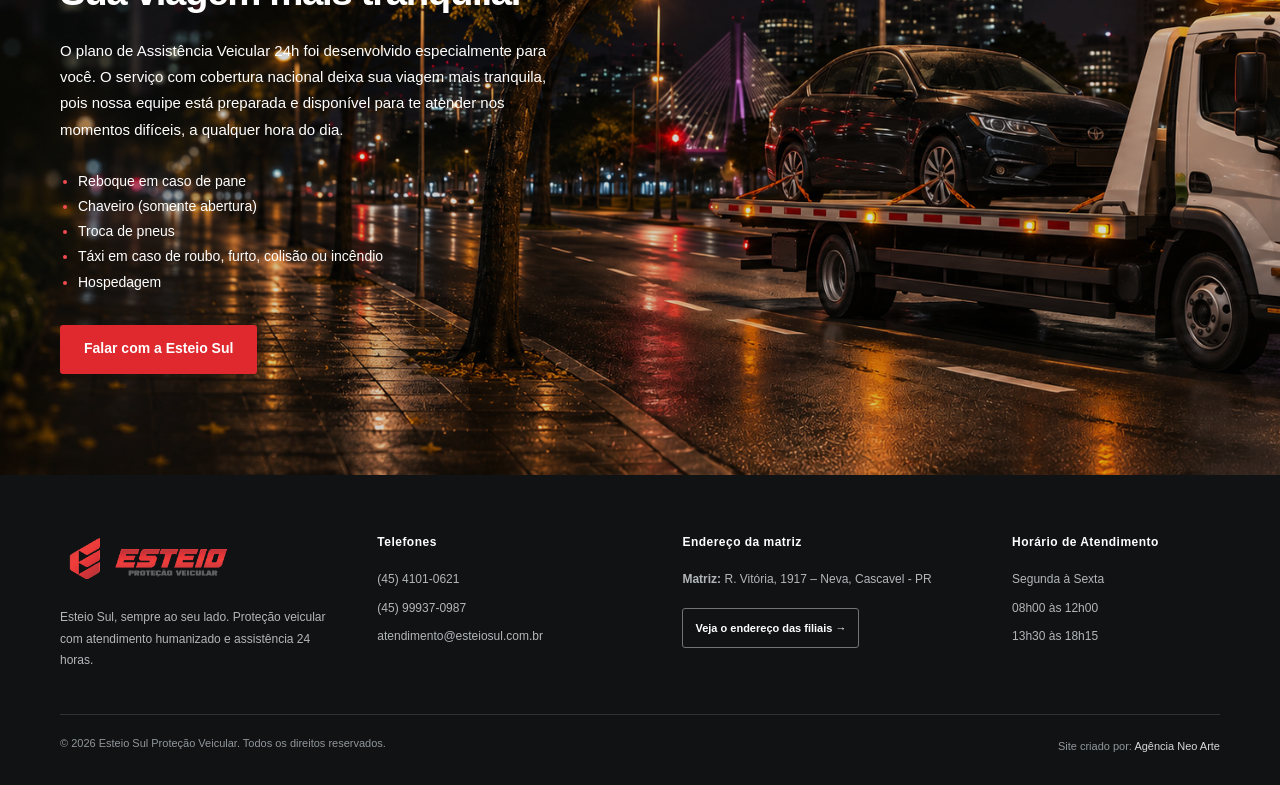
<file: beneficios.html>
<!DOCTYPE html>
<html lang="pt-BR">
<head>
  <meta charset="UTF-8" />
  <meta name="viewport" content="width=device-width, initial-scale=1.0" />
  <title>Benefícios | Esteio Sul Proteção Veicular</title>
  <meta name="description" content="Coberturas e benefícios da proteção veicular Esteio Sul." />
  <link rel="icon" type="image/png" href="assets/img/favicon.png" />
  <link rel="icon" href="favicon.ico" sizes="any" />
  <link rel="apple-touch-icon" href="assets/img/apple-touch-icon.png" />
  <meta name="theme-color" content="#111315" />
  <link rel="stylesheet" href="assets/css/style.css" />
</head>
<body>
  <a class="skip-link" href="#conteudo">Ir para o conteúdo</a>
  <a class="whatsapp-float" href="https://wa.me/5545999370987?text=Ol%C3%A1%20Esteio%20Sul!%20Gostaria%20de%20mais%20informa%C3%A7%C3%B5es%20sobre%20prote%C3%A7%C3%A3o%20veicular." target="_blank" aria-label="Falar no WhatsApp" rel="noopener noreferrer"><svg viewBox="0 0 32 32" aria-hidden="true" focusable="false"><path d="M16.02 3.2A12.73 12.73 0 0 0 5.08 22.4L3.4 28.8l6.55-1.63A12.77 12.77 0 1 0 16.02 3.2Zm0 23.22c-2.04 0-3.94-.58-5.55-1.58l-.4-.24-3.88.97 1-3.77-.26-.41a10.44 10.44 0 1 1 9.1 5.03Zm5.72-7.82c-.31-.16-1.86-.92-2.15-1.02-.29-.11-.5-.16-.72.16-.21.31-.82 1.02-1 1.23-.19.21-.37.24-.68.08-.31-.16-1.32-.49-2.52-1.56-.93-.83-1.56-1.86-1.74-2.17-.18-.31-.02-.48.14-.63.14-.14.31-.37.47-.55.16-.18.21-.31.31-.52.1-.21.05-.39-.03-.55-.08-.16-.72-1.73-.98-2.37-.26-.62-.52-.54-.72-.55h-.61c-.21 0-.55.08-.84.39-.29.31-1.1 1.08-1.1 2.62s1.13 3.04 1.29 3.25c.16.21 2.22 3.38 5.38 4.74.75.32 1.34.52 1.8.66.76.24 1.45.21 1.99.13.61-.09 1.86-.76 2.12-1.49.26-.73.26-1.36.18-1.49-.08-.13-.29-.21-.61-.37Z"/></svg><span>WhatsApp</span></a>
  <header class="site-header">
    <div class="container header-wrap">
      <a href="index.html" class="brand"><img src="assets/img/logo.png" alt="Esteio Sul Proteção Veicular" /></a>
      <button class="menu-toggle" aria-label="Abrir menu" aria-expanded="false" aria-controls="menu-principal">☰</button>
      <nav class="site-nav" id="menu-principal" aria-label="Menu principal"><a class="" href="index.html">Home</a><a class="" href="quem-somos.html">Quem Somos</a><a class="" href="area-do-associado.html">Área do Associado</a><a class="active" aria-current="page" href="beneficios.html">Benefícios</a><a class="" href="contato.html">Contato</a><a class="nav-cta btn btn-primary" href="simulacao.html">SIMULE AGORA</a></nav>
    </div>
  </header>
  <main id="conteudo"><section class="page-hero"><div class="container"><nav class="breadcrumb" aria-label="Localização"><a href="index.html">Início</a><span aria-hidden="true">/</span><span>Benefícios</span></nav><span class="section-label">Benefícios</span><h1>Proteção veicular completa</h1><p>Coberturas e assistência para você dirigir com mais tranquilidade todos os dias.</p></div></section>
<section class="section"><div class="container content-card large"><h2>Proteção Veicular</h2><p>A Esteio sempre busca atender o corpo associativo com excelência. Consideramos seu carro mais que um meio de transporte. Ele está com você em todos os momentos. Por isso, além de proteger você, nossa meta é proteger o seu veículo como se fosse nosso.</p></div></section>
<section class="section section-dark"><div class="container"><div class="section-heading center"><span class="section-label">Coberturas</span><h2>Temos cobertura para</h2></div><div class="benefit-grid"><article class="benefit-card"><h3>Roubo</h3><p>Proteção contra roubo qualificado do seu veículo.</p></article><article class="benefit-card"><h3>Furto</h3><p>Cobertura para furto simples com agilidade no atendimento.</p></article><article class="benefit-card"><h3>Colisão</h3><p>Amparo para colisões com outros veículos ou objetos.</p></article><article class="benefit-card"><h3>Incêndio</h3><p>Cobertura para danos causados por incêndio ou explosão.</p></article><article class="benefit-card"><h3>Perda Total</h3><p>Indenização integral em casos de perda total do veículo.</p></article><article class="benefit-card"><h3>Fenômenos da Natureza</h3><p>Proteção contra danos causados por eventos da natureza.</p></article></div></div></section>
<section class="section assistance"><div class="container assistance-wrap"><div class="assistance-copy"><span class="section-label">Assistência 24 horas</span><h2>Sua viagem mais tranquila.</h2><p>O plano de Assistência Veicular 24h foi desenvolvido especialmente para você. O serviço com cobertura nacional deixa sua viagem mais tranquila, pois nossa equipe está preparada e disponível para te atender nos momentos difíceis, a qualquer hora do dia.</p><ul><li>Reboque em caso de pane</li><li>Chaveiro (somente abertura)</li><li>Troca de pneus</li><li>Táxi em caso de roubo, furto, colisão ou incêndio</li><li>Hospedagem</li></ul><a class="btn btn-primary" href="contato.html">Falar com a Esteio Sul</a></div></div></section>
</main>
  <footer class="site-footer">
    <div class="container footer-grid">
      <div>
        <img class="footer-logo" src="assets/img/logo.png" alt="Esteio Sul" />
        <p>Esteio Sul, sempre ao seu lado. Proteção veicular com atendimento humanizado e assistência 24 horas.</p>
      </div>
      <div>
        <h4>Telefones</h4>
        <p><a href="tel:+554541010621">(45) 4101-0621</a></p>
        <p><a href="https://wa.me/5545999370987" target="_blank" rel="noopener noreferrer">(45) 99937-0987</a></p>
        <p><a href="mailto:atendimento@esteiosul.com.br">atendimento@esteiosul.com.br</a></p>
      </div>
      <div>
        <h4>Endereço da matriz</h4>
        <p><strong>Matriz:</strong> R. Vitória, 1917 – Neva, Cascavel - PR</p>
        <a class="btn footer-branches" href="contato.html#filiais">Veja o endereço das filiais →</a>
      </div>
      <div>
        <h4>Horário de Atendimento</h4>
        <p>Segunda à Sexta</p>
        <p>08h00 às 12h00</p>
        <p>13h30 às 18h15</p>
      </div>
    </div>
    <div class="container footer-bottom">
      <span>© 2026 Esteio Sul Proteção Veicular. Todos os direitos reservados.</span>
      <span>Site criado por: <a href="https://neoartepub.com.br/" target="_blank" rel="noopener">Agência Neo Arte</a></span>
    </div>
  </footer>
  <script src="assets/js/script.js"></script>
</body>
</html>
</file>
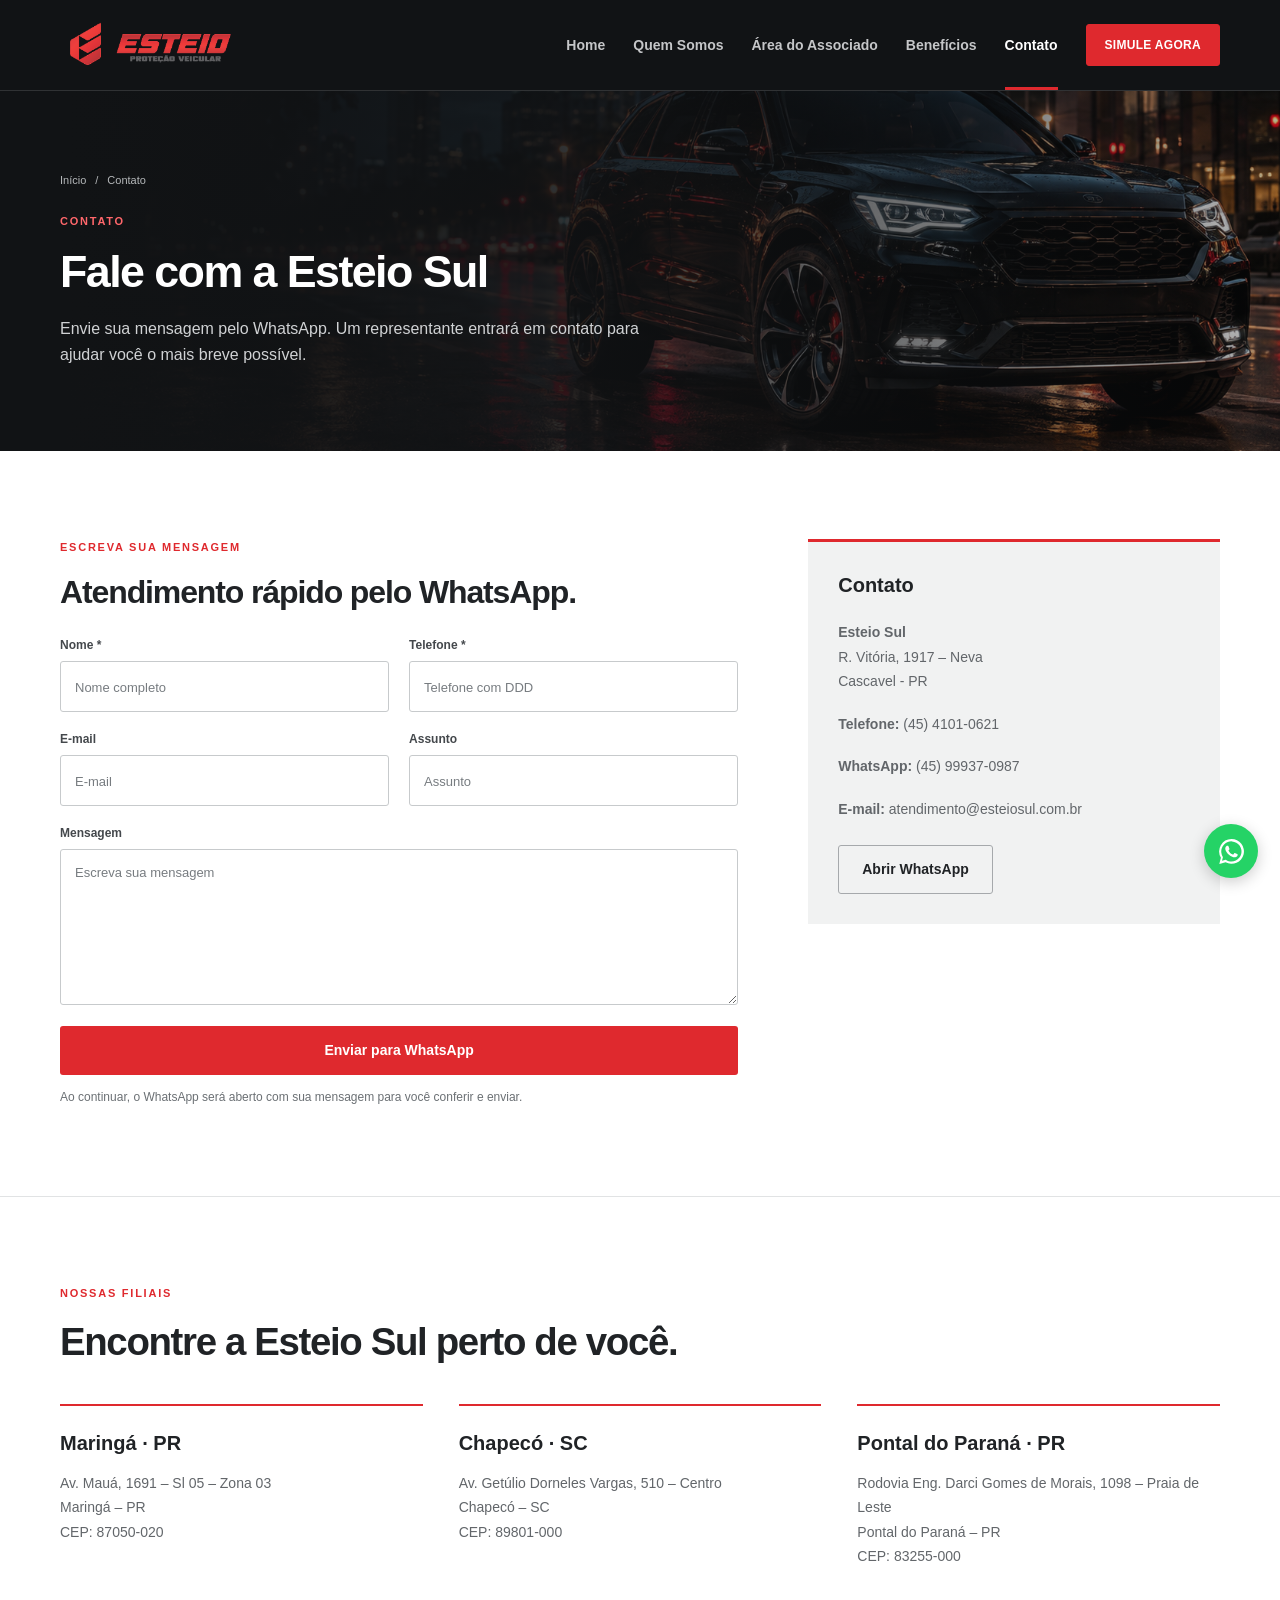
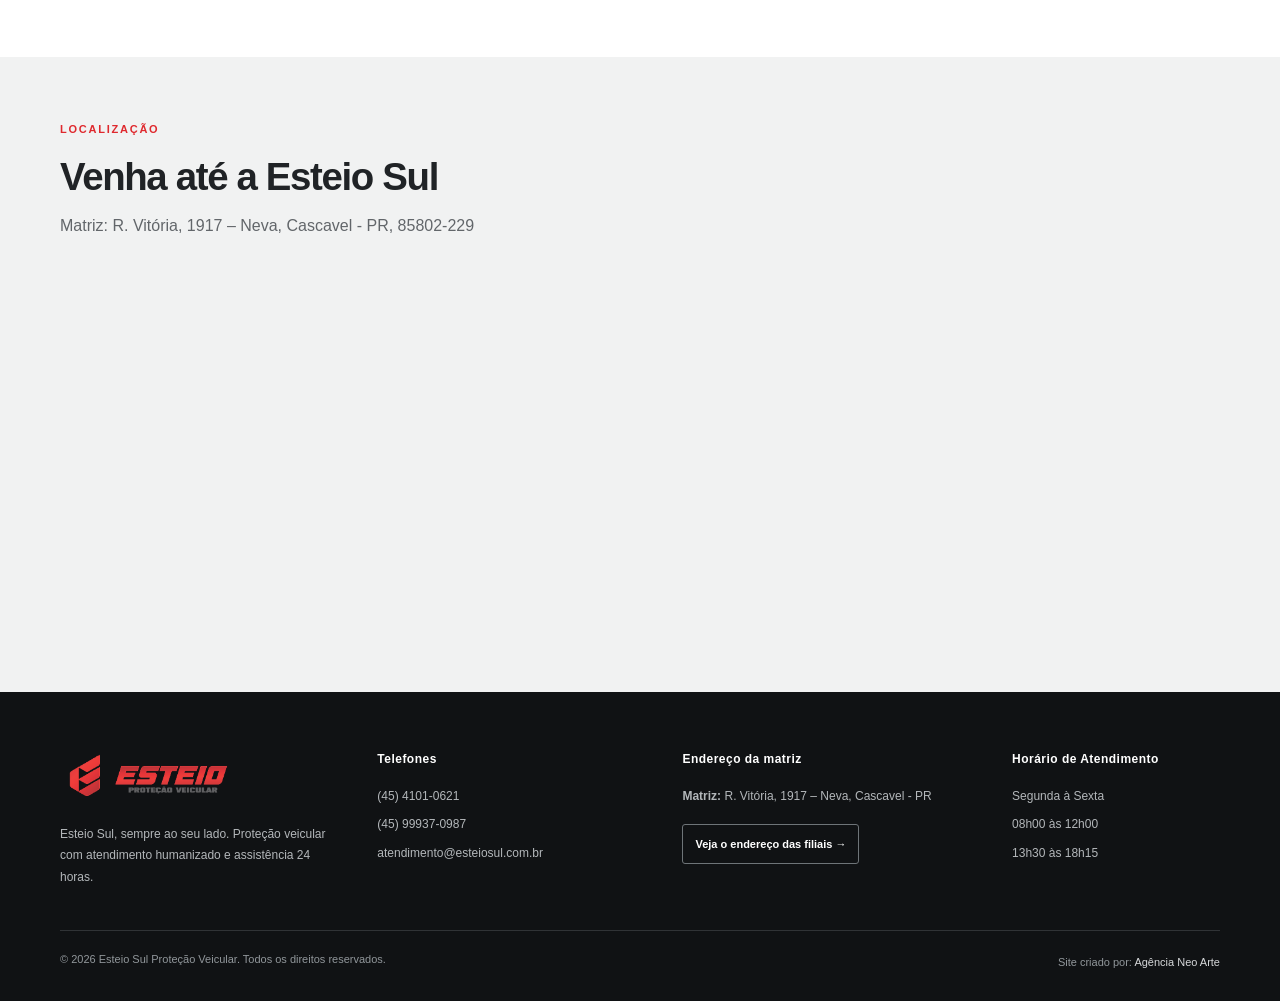
<file: contato.html>
<!DOCTYPE html>
<html lang="pt-BR">
<head>
  <meta charset="UTF-8" />
  <meta name="viewport" content="width=device-width, initial-scale=1.0" />
  <title>Contato | Esteio Sul Proteção Veicular</title>
  <meta name="description" content="Fale com a Esteio Sul Proteção Veicular." />
  <link rel="icon" type="image/png" href="assets/img/favicon.png" />
  <link rel="icon" href="favicon.ico" sizes="any" />
  <link rel="apple-touch-icon" href="assets/img/apple-touch-icon.png" />
  <meta name="theme-color" content="#111315" />
  <link rel="stylesheet" href="assets/css/style.css" />
</head>
<body>
  <a class="skip-link" href="#conteudo">Ir para o conteúdo</a>
  <a class="whatsapp-float" href="https://wa.me/5545999370987?text=Ol%C3%A1%20Esteio%20Sul!%20Gostaria%20de%20mais%20informa%C3%A7%C3%B5es%20sobre%20prote%C3%A7%C3%A3o%20veicular." target="_blank" aria-label="Falar no WhatsApp" rel="noopener noreferrer"><svg viewBox="0 0 32 32" aria-hidden="true" focusable="false"><path d="M16.02 3.2A12.73 12.73 0 0 0 5.08 22.4L3.4 28.8l6.55-1.63A12.77 12.77 0 1 0 16.02 3.2Zm0 23.22c-2.04 0-3.94-.58-5.55-1.58l-.4-.24-3.88.97 1-3.77-.26-.41a10.44 10.44 0 1 1 9.1 5.03Zm5.72-7.82c-.31-.16-1.86-.92-2.15-1.02-.29-.11-.5-.16-.72.16-.21.31-.82 1.02-1 1.23-.19.21-.37.24-.68.08-.31-.16-1.32-.49-2.52-1.56-.93-.83-1.56-1.86-1.74-2.17-.18-.31-.02-.48.14-.63.14-.14.31-.37.47-.55.16-.18.21-.31.31-.52.1-.21.05-.39-.03-.55-.08-.16-.72-1.73-.98-2.37-.26-.62-.52-.54-.72-.55h-.61c-.21 0-.55.08-.84.39-.29.31-1.1 1.08-1.1 2.62s1.13 3.04 1.29 3.25c.16.21 2.22 3.38 5.38 4.74.75.32 1.34.52 1.8.66.76.24 1.45.21 1.99.13.61-.09 1.86-.76 2.12-1.49.26-.73.26-1.36.18-1.49-.08-.13-.29-.21-.61-.37Z"/></svg><span>WhatsApp</span></a>
  <header class="site-header">
    <div class="container header-wrap">
      <a href="index.html" class="brand"><img src="assets/img/logo.png" alt="Esteio Sul Proteção Veicular" /></a>
      <button class="menu-toggle" aria-label="Abrir menu" aria-expanded="false" aria-controls="menu-principal">☰</button>
      <nav class="site-nav" id="menu-principal" aria-label="Menu principal"><a class="" href="index.html">Home</a><a class="" href="quem-somos.html">Quem Somos</a><a class="" href="area-do-associado.html">Área do Associado</a><a class="" href="beneficios.html">Benefícios</a><a class="active" aria-current="page" href="contato.html">Contato</a><a class="nav-cta btn btn-primary" href="simulacao.html">SIMULE AGORA</a></nav>
    </div>
  </header>
  <main id="conteudo"><section class="page-hero"><div class="container"><nav class="breadcrumb" aria-label="Localização"><a href="index.html">Início</a><span aria-hidden="true">/</span><span>Contato</span></nav><span class="section-label">Contato</span><h1>Fale com a Esteio Sul</h1><p>Envie sua mensagem pelo WhatsApp. Um representante entrará em contato para ajudar você o mais breve possível.</p></div></section>
<section class="section"><div class="container contact-wrap"><div class="contact-box"><span class="section-label">Escreva sua mensagem</span><h2>Atendimento rápido pelo WhatsApp.</h2><form class="contact-form whatsapp-form" data-form-title="Contato"><div class="form-grid"><label class="field"><span>Nome *</span><input autocomplete="name" name="Nome" placeholder="Nome completo" required></label><label class="field"><span>Telefone *</span><input type="tel" autocomplete="tel" name="Telefone" placeholder="Telefone com DDD" required></label><label class="field"><span>E-mail</span><input type="email" autocomplete="email" name="E-mail" placeholder="E-mail"></label><label class="field"><span>Assunto</span><input name="Assunto" placeholder="Assunto"></label></div><label class="field"><span>Mensagem</span><textarea name="Mensagem" rows="6" placeholder="Escreva sua mensagem"></textarea></label><button class="btn btn-primary btn-full">Enviar para WhatsApp</button><p class="form-note">Ao continuar, o WhatsApp será aberto com sua mensagem para você conferir e enviar.</p></form></div><aside class="info-panel"><h3>Contato</h3><p><strong>Esteio Sul</strong><br>R. Vitória, 1917 – Neva<br>Cascavel - PR</p><p><strong>Telefone:</strong> (45) 4101-0621</p><p><strong>WhatsApp:</strong> (45) 99937-0987</p><p><strong>E-mail:</strong> atendimento@esteiosul.com.br</p><a class="btn btn-outline" href="https://wa.me/5545999370987" target="_blank" rel="noopener noreferrer">Abrir WhatsApp</a></aside></div></section>
<section class="section branches-section" id="filiais"><div class="container"><div class="section-heading"><span class="section-label">Nossas filiais</span><h2>Encontre a Esteio Sul perto de você.</h2></div><div class="branches-grid"><article><h3>Maringá · PR</h3><p>Av. Mauá, 1691 – Sl 05 – Zona 03<br>Maringá – PR<br>CEP: 87050-020</p></article><article><h3>Chapecó · SC</h3><p>Av. Getúlio Dorneles Vargas, 510 – Centro<br>Chapecó – SC<br>CEP: 89801-000</p></article><article><h3>Pontal do Paraná · PR</h3><p>Rodovia Eng. Darci Gomes de Morais, 1098 – Praia de Leste<br>Pontal do Paraná – PR<br>CEP: 83255-000</p></article></div></div></section>
<section class="map-section" id="localizacao">
  <div class="map-heading container">
    <span class="section-label">Localização</span>
    <h2>Venha até a Esteio Sul</h2>
    <p>Matriz: R. Vitória, 1917 – Neva, Cascavel - PR, 85802-229</p>
  </div>
  <div class="map-frame">
    <iframe title="Localização da Esteio Sul em Cascavel" title="Mapa Esteio Sul Proteção Veicular" src="https://www.google.com/maps?q=R.%20Vit%C3%B3ria%2C%201917%20-%20Ciro%20Nardi%2C%20Cascavel%20-%20PR%2C%2085802-020&output=embed" width="100%" height="100%" style="border:0;" allowfullscreen="" loading="lazy" referrerpolicy="no-referrer-when-downgrade"></iframe>
  </div>
</section>

</main>
  <footer class="site-footer">
    <div class="container footer-grid">
      <div>
        <img class="footer-logo" src="assets/img/logo.png" alt="Esteio Sul" />
        <p>Esteio Sul, sempre ao seu lado. Proteção veicular com atendimento humanizado e assistência 24 horas.</p>
      </div>
      <div>
        <h4>Telefones</h4>
        <p><a href="tel:+554541010621">(45) 4101-0621</a></p>
        <p><a href="https://wa.me/5545999370987" target="_blank" rel="noopener noreferrer">(45) 99937-0987</a></p>
        <p><a href="mailto:atendimento@esteiosul.com.br">atendimento@esteiosul.com.br</a></p>
      </div>
      <div>
        <h4>Endereço da matriz</h4>
        <p><strong>Matriz:</strong> R. Vitória, 1917 – Neva, Cascavel - PR</p>
        <a class="btn footer-branches" href="contato.html#filiais">Veja o endereço das filiais →</a>
      </div>
      <div>
        <h4>Horário de Atendimento</h4>
        <p>Segunda à Sexta</p>
        <p>08h00 às 12h00</p>
        <p>13h30 às 18h15</p>
      </div>
    </div>
    <div class="container footer-bottom">
      <span>© 2026 Esteio Sul Proteção Veicular. Todos os direitos reservados.</span>
      <span>Site criado por: <a href="https://neoartepub.com.br/" target="_blank" rel="noopener">Agência Neo Arte</a></span>
    </div>
  </footer>
  <script src="assets/js/script.js"></script>
</body>
</html>
</file>
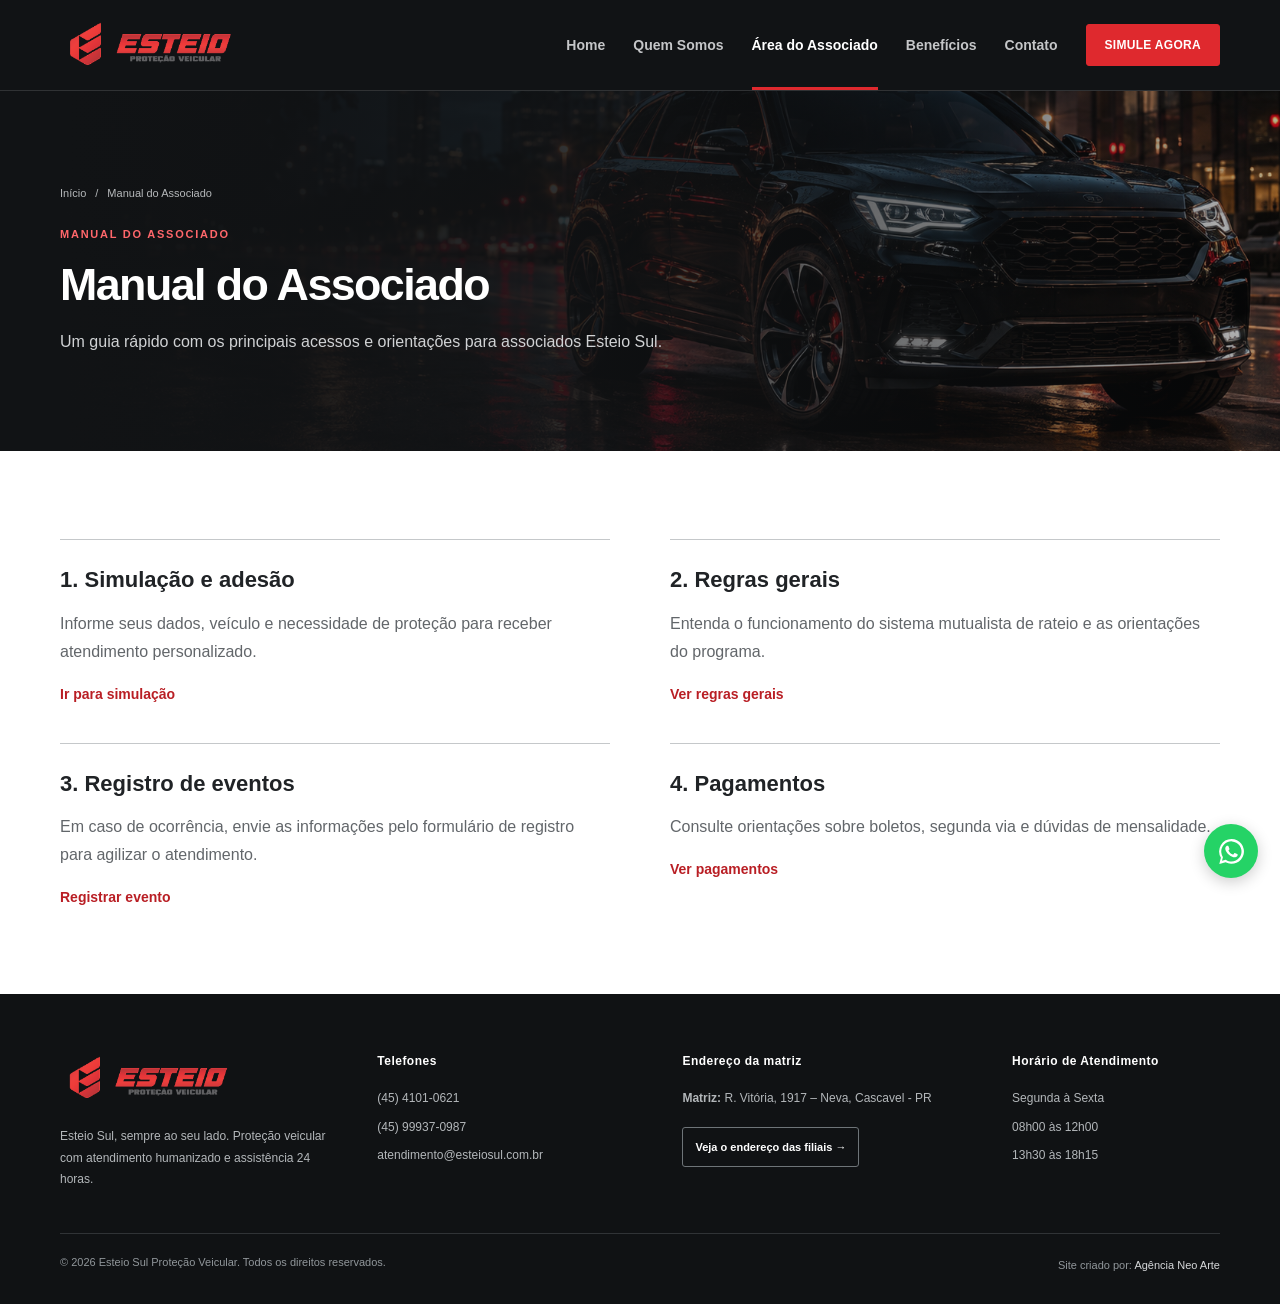
<file: manual-do-associado.html>
<!DOCTYPE html>
<html lang="pt-BR">
<head>
  <meta charset="UTF-8" />
  <meta name="viewport" content="width=device-width, initial-scale=1.0" />
  <title>Manual do Associado | Esteio Sul Proteção Veicular</title>
  <meta name="description" content="Manual do associado Esteio Sul." />
  <link rel="icon" type="image/png" href="assets/img/favicon.png" />
  <link rel="icon" href="favicon.ico" sizes="any" />
  <link rel="apple-touch-icon" href="assets/img/apple-touch-icon.png" />
  <meta name="theme-color" content="#111315" />
  <link rel="stylesheet" href="assets/css/style.css" />
</head>
<body>
  <a class="skip-link" href="#conteudo">Ir para o conteúdo</a>
  <a class="whatsapp-float" href="https://wa.me/5545999370987?text=Ol%C3%A1%20Esteio%20Sul!%20Gostaria%20de%20mais%20informa%C3%A7%C3%B5es%20sobre%20prote%C3%A7%C3%A3o%20veicular." target="_blank" aria-label="Falar no WhatsApp" rel="noopener noreferrer"><svg viewBox="0 0 32 32" aria-hidden="true" focusable="false"><path d="M16.02 3.2A12.73 12.73 0 0 0 5.08 22.4L3.4 28.8l6.55-1.63A12.77 12.77 0 1 0 16.02 3.2Zm0 23.22c-2.04 0-3.94-.58-5.55-1.58l-.4-.24-3.88.97 1-3.77-.26-.41a10.44 10.44 0 1 1 9.1 5.03Zm5.72-7.82c-.31-.16-1.86-.92-2.15-1.02-.29-.11-.5-.16-.72.16-.21.31-.82 1.02-1 1.23-.19.21-.37.24-.68.08-.31-.16-1.32-.49-2.52-1.56-.93-.83-1.56-1.86-1.74-2.17-.18-.31-.02-.48.14-.63.14-.14.31-.37.47-.55.16-.18.21-.31.31-.52.1-.21.05-.39-.03-.55-.08-.16-.72-1.73-.98-2.37-.26-.62-.52-.54-.72-.55h-.61c-.21 0-.55.08-.84.39-.29.31-1.1 1.08-1.1 2.62s1.13 3.04 1.29 3.25c.16.21 2.22 3.38 5.38 4.74.75.32 1.34.52 1.8.66.76.24 1.45.21 1.99.13.61-.09 1.86-.76 2.12-1.49.26-.73.26-1.36.18-1.49-.08-.13-.29-.21-.61-.37Z"/></svg><span>WhatsApp</span></a>
  <header class="site-header">
    <div class="container header-wrap">
      <a href="index.html" class="brand"><img src="assets/img/logo.png" alt="Esteio Sul Proteção Veicular" /></a>
      <button class="menu-toggle" aria-label="Abrir menu" aria-expanded="false" aria-controls="menu-principal">☰</button>
      <nav class="site-nav" id="menu-principal" aria-label="Menu principal"><a class="" href="index.html">Home</a><a class="" href="quem-somos.html">Quem Somos</a><a class="active" aria-current="page" href="area-do-associado.html">Área do Associado</a><a class="" href="beneficios.html">Benefícios</a><a class="" href="contato.html">Contato</a><a class="nav-cta btn btn-primary" href="simulacao.html">SIMULE AGORA</a></nav>
    </div>
  </header>
  <main id="conteudo"><section class="page-hero"><div class="container"><nav class="breadcrumb" aria-label="Localização"><a href="index.html">Início</a><span aria-hidden="true">/</span><span>Manual do Associado</span></nav><span class="section-label">Manual do Associado</span><h1>Manual do Associado</h1><p>Um guia rápido com os principais acessos e orientações para associados Esteio Sul.</p></div></section>
<section class="section"><div class="container manual-list"><article><h3>1. Simulação e adesão</h3><p>Informe seus dados, veículo e necessidade de proteção para receber atendimento personalizado.</p><a href="simulacao.html">Ir para simulação</a></article><article><h3>2. Regras gerais</h3><p>Entenda o funcionamento do sistema mutualista de rateio e as orientações do programa.</p><a href="regras-gerais-do-associado.html">Ver regras gerais</a></article><article><h3>3. Registro de eventos</h3><p>Em caso de ocorrência, envie as informações pelo formulário de registro para agilizar o atendimento.</p><a href="registro-de-eventos.html">Registrar evento</a></article><article><h3>4. Pagamentos</h3><p>Consulte orientações sobre boletos, segunda via e dúvidas de mensalidade.</p><a href="pagamentos.html">Ver pagamentos</a></article></div></section>
</main>
  <footer class="site-footer">
    <div class="container footer-grid">
      <div>
        <img class="footer-logo" src="assets/img/logo.png" alt="Esteio Sul" />
        <p>Esteio Sul, sempre ao seu lado. Proteção veicular com atendimento humanizado e assistência 24 horas.</p>
      </div>
      <div>
        <h4>Telefones</h4>
        <p><a href="tel:+554541010621">(45) 4101-0621</a></p>
        <p><a href="https://wa.me/5545999370987" target="_blank" rel="noopener noreferrer">(45) 99937-0987</a></p>
        <p><a href="mailto:atendimento@esteiosul.com.br">atendimento@esteiosul.com.br</a></p>
      </div>
      <div>
        <h4>Endereço da matriz</h4>
        <p><strong>Matriz:</strong> R. Vitória, 1917 – Neva, Cascavel - PR</p>
        <a class="btn footer-branches" href="contato.html#filiais">Veja o endereço das filiais →</a>
      </div>
      <div>
        <h4>Horário de Atendimento</h4>
        <p>Segunda à Sexta</p>
        <p>08h00 às 12h00</p>
        <p>13h30 às 18h15</p>
      </div>
    </div>
    <div class="container footer-bottom">
      <span>© 2026 Esteio Sul Proteção Veicular. Todos os direitos reservados.</span>
      <span>Site criado por: <a href="https://neoartepub.com.br/" target="_blank" rel="noopener">Agência Neo Arte</a></span>
    </div>
  </footer>
  <script src="assets/js/script.js"></script>
</body>
</html>
</file>
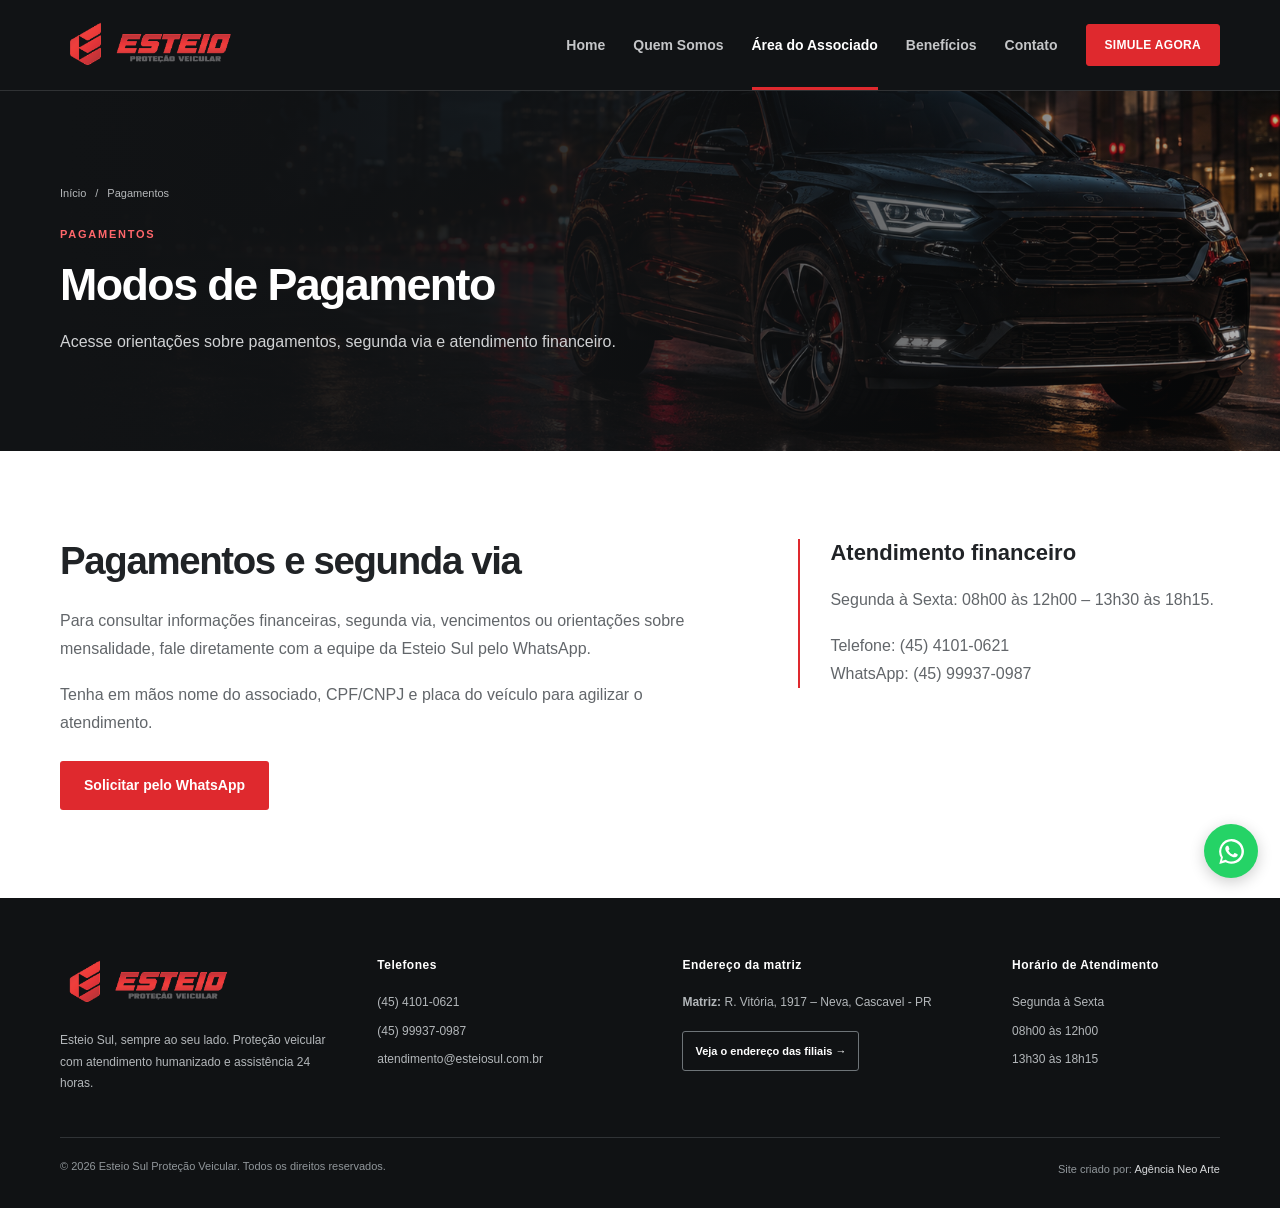
<file: pagamentos.html>
<!DOCTYPE html>
<html lang="pt-BR">
<head>
  <meta charset="UTF-8" />
  <meta name="viewport" content="width=device-width, initial-scale=1.0" />
  <title>Pagamentos | Esteio Sul Proteção Veicular</title>
  <meta name="description" content="Pagamentos e segunda via Esteio Sul." />
  <link rel="icon" type="image/png" href="assets/img/favicon.png" />
  <link rel="icon" href="favicon.ico" sizes="any" />
  <link rel="apple-touch-icon" href="assets/img/apple-touch-icon.png" />
  <meta name="theme-color" content="#111315" />
  <link rel="stylesheet" href="assets/css/style.css" />
</head>
<body>
  <a class="skip-link" href="#conteudo">Ir para o conteúdo</a>
  <a class="whatsapp-float" href="https://wa.me/5545999370987?text=Ol%C3%A1%20Esteio%20Sul!%20Gostaria%20de%20mais%20informa%C3%A7%C3%B5es%20sobre%20prote%C3%A7%C3%A3o%20veicular." target="_blank" aria-label="Falar no WhatsApp" rel="noopener noreferrer"><svg viewBox="0 0 32 32" aria-hidden="true" focusable="false"><path d="M16.02 3.2A12.73 12.73 0 0 0 5.08 22.4L3.4 28.8l6.55-1.63A12.77 12.77 0 1 0 16.02 3.2Zm0 23.22c-2.04 0-3.94-.58-5.55-1.58l-.4-.24-3.88.97 1-3.77-.26-.41a10.44 10.44 0 1 1 9.1 5.03Zm5.72-7.82c-.31-.16-1.86-.92-2.15-1.02-.29-.11-.5-.16-.72.16-.21.31-.82 1.02-1 1.23-.19.21-.37.24-.68.08-.31-.16-1.32-.49-2.52-1.56-.93-.83-1.56-1.86-1.74-2.17-.18-.31-.02-.48.14-.63.14-.14.31-.37.47-.55.16-.18.21-.31.31-.52.1-.21.05-.39-.03-.55-.08-.16-.72-1.73-.98-2.37-.26-.62-.52-.54-.72-.55h-.61c-.21 0-.55.08-.84.39-.29.31-1.1 1.08-1.1 2.62s1.13 3.04 1.29 3.25c.16.21 2.22 3.38 5.38 4.74.75.32 1.34.52 1.8.66.76.24 1.45.21 1.99.13.61-.09 1.86-.76 2.12-1.49.26-.73.26-1.36.18-1.49-.08-.13-.29-.21-.61-.37Z"/></svg><span>WhatsApp</span></a>
  <header class="site-header">
    <div class="container header-wrap">
      <a href="index.html" class="brand"><img src="assets/img/logo.png" alt="Esteio Sul Proteção Veicular" /></a>
      <button class="menu-toggle" aria-label="Abrir menu" aria-expanded="false" aria-controls="menu-principal">☰</button>
      <nav class="site-nav" id="menu-principal" aria-label="Menu principal"><a class="" href="index.html">Home</a><a class="" href="quem-somos.html">Quem Somos</a><a class="active" aria-current="page" href="area-do-associado.html">Área do Associado</a><a class="" href="beneficios.html">Benefícios</a><a class="" href="contato.html">Contato</a><a class="nav-cta btn btn-primary" href="simulacao.html">SIMULE AGORA</a></nav>
    </div>
  </header>
  <main id="conteudo"><section class="page-hero"><div class="container"><nav class="breadcrumb" aria-label="Localização"><a href="index.html">Início</a><span aria-hidden="true">/</span><span>Pagamentos</span></nav><span class="section-label">Pagamentos</span><h1>Modos de Pagamento</h1><p>Acesse orientações sobre pagamentos, segunda via e atendimento financeiro.</p></div></section>
<section class="section"><div class="container content-grid"><div class="content-card large"><h2>Pagamentos e segunda via</h2><p>Para consultar informações financeiras, segunda via, vencimentos ou orientações sobre mensalidade, fale diretamente com a equipe da Esteio Sul pelo WhatsApp.</p><p>Tenha em mãos nome do associado, CPF/CNPJ e placa do veículo para agilizar o atendimento.</p><a class="btn btn-primary" href="https://wa.me/5545999370987?text=Ol%C3%A1%20Esteio%20Sul!%20Preciso%20de%20informa%C3%A7%C3%B5es%20sobre%20pagamentos%20e%20segunda%20via." target="_blank" rel="noopener noreferrer">Solicitar pelo WhatsApp</a></div><div class="content-card"><h3>Atendimento financeiro</h3><p>Segunda à Sexta: 08h00 às 12h00 – 13h30 às 18h15.</p><p>Telefone: (45) 4101-0621<br>WhatsApp: (45) 99937-0987</p></div></div></section>
</main>
  <footer class="site-footer">
    <div class="container footer-grid">
      <div>
        <img class="footer-logo" src="assets/img/logo.png" alt="Esteio Sul" />
        <p>Esteio Sul, sempre ao seu lado. Proteção veicular com atendimento humanizado e assistência 24 horas.</p>
      </div>
      <div>
        <h4>Telefones</h4>
        <p><a href="tel:+554541010621">(45) 4101-0621</a></p>
        <p><a href="https://wa.me/5545999370987" target="_blank" rel="noopener noreferrer">(45) 99937-0987</a></p>
        <p><a href="mailto:atendimento@esteiosul.com.br">atendimento@esteiosul.com.br</a></p>
      </div>
      <div>
        <h4>Endereço da matriz</h4>
        <p><strong>Matriz:</strong> R. Vitória, 1917 – Neva, Cascavel - PR</p>
        <a class="btn footer-branches" href="contato.html#filiais">Veja o endereço das filiais →</a>
      </div>
      <div>
        <h4>Horário de Atendimento</h4>
        <p>Segunda à Sexta</p>
        <p>08h00 às 12h00</p>
        <p>13h30 às 18h15</p>
      </div>
    </div>
    <div class="container footer-bottom">
      <span>© 2026 Esteio Sul Proteção Veicular. Todos os direitos reservados.</span>
      <span>Site criado por: <a href="https://neoartepub.com.br/" target="_blank" rel="noopener">Agência Neo Arte</a></span>
    </div>
  </footer>
  <script src="assets/js/script.js"></script>
</body>
</html>
</file>
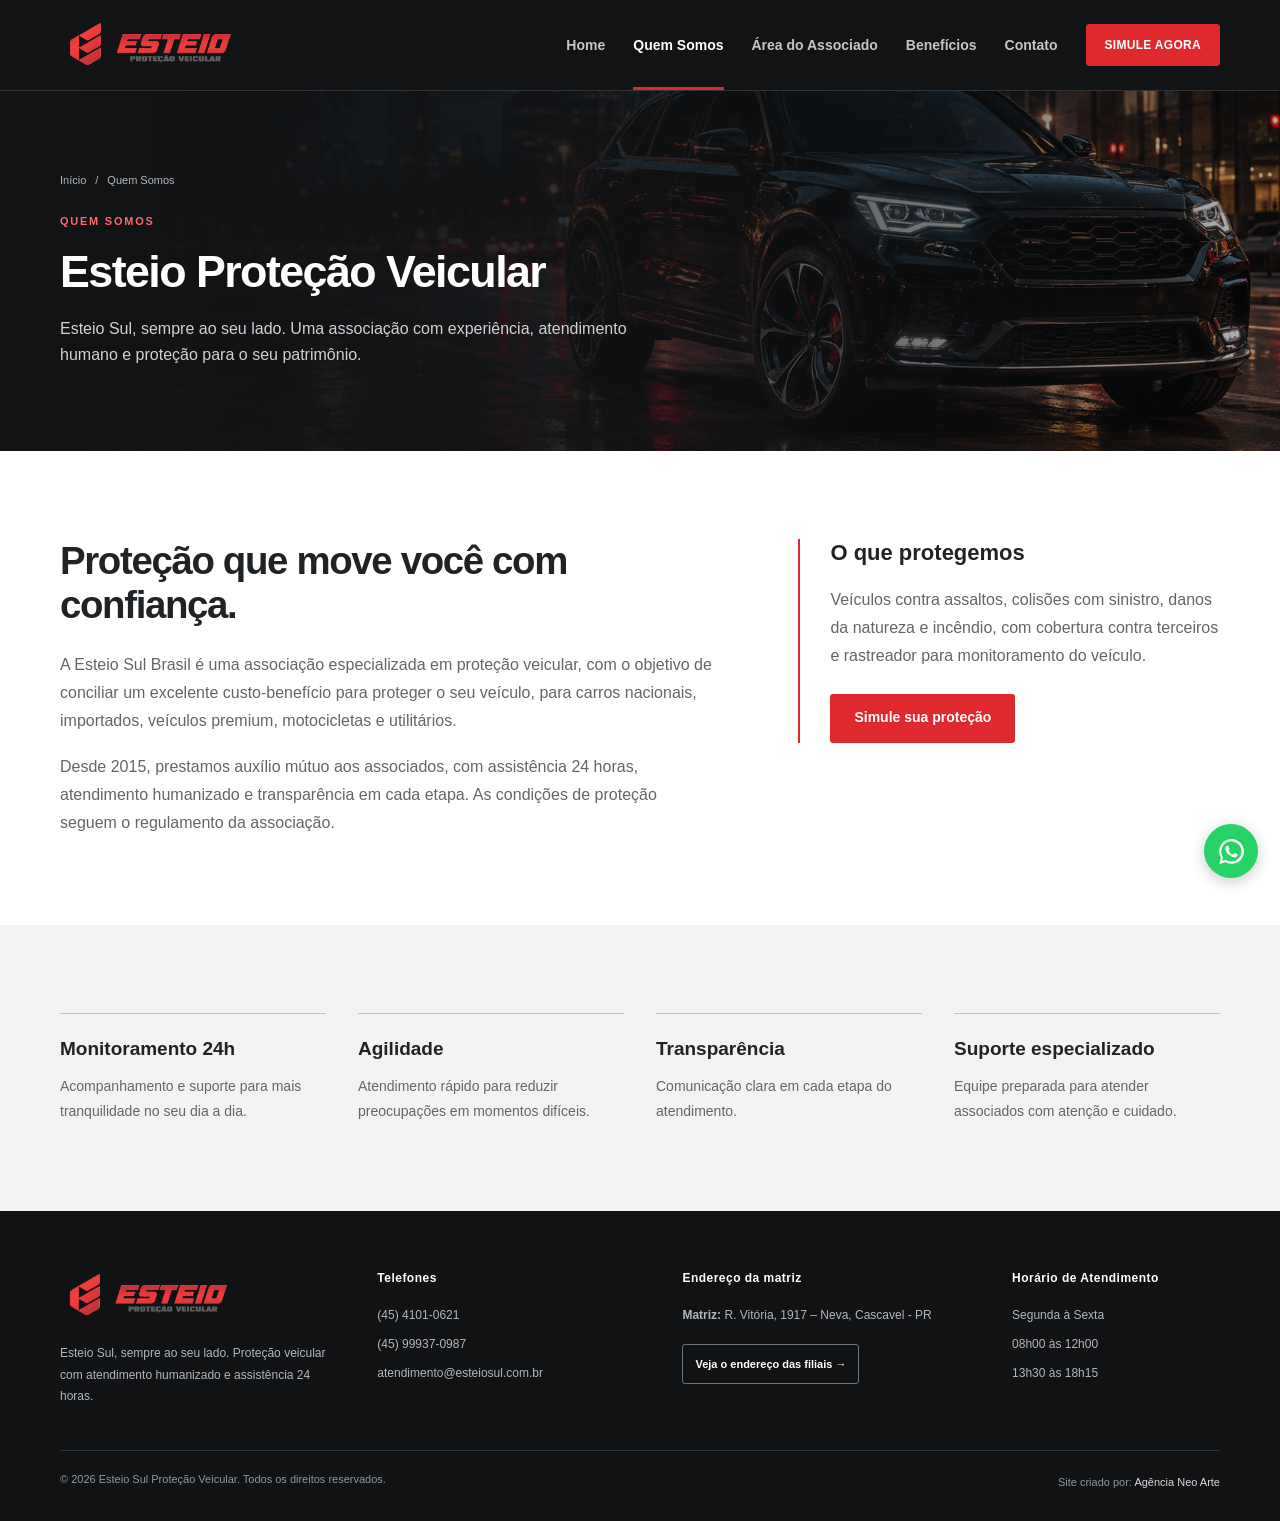
<file: quem-somos.html>
<!DOCTYPE html>
<html lang="pt-BR">
<head>
  <meta charset="UTF-8" />
  <meta name="viewport" content="width=device-width, initial-scale=1.0" />
  <title>Quem Somos | Esteio Sul Proteção Veicular</title>
  <meta name="description" content="Conheça a Esteio Sul Brasil, associação especializada em proteção veicular." />
  <link rel="icon" type="image/png" href="assets/img/favicon.png" />
  <link rel="icon" href="favicon.ico" sizes="any" />
  <link rel="apple-touch-icon" href="assets/img/apple-touch-icon.png" />
  <meta name="theme-color" content="#111315" />
  <link rel="stylesheet" href="assets/css/style.css" />
</head>
<body>
  <a class="skip-link" href="#conteudo">Ir para o conteúdo</a>
  <a class="whatsapp-float" href="https://wa.me/5545999370987?text=Ol%C3%A1%20Esteio%20Sul!%20Gostaria%20de%20mais%20informa%C3%A7%C3%B5es%20sobre%20prote%C3%A7%C3%A3o%20veicular." target="_blank" aria-label="Falar no WhatsApp" rel="noopener noreferrer"><svg viewBox="0 0 32 32" aria-hidden="true" focusable="false"><path d="M16.02 3.2A12.73 12.73 0 0 0 5.08 22.4L3.4 28.8l6.55-1.63A12.77 12.77 0 1 0 16.02 3.2Zm0 23.22c-2.04 0-3.94-.58-5.55-1.58l-.4-.24-3.88.97 1-3.77-.26-.41a10.44 10.44 0 1 1 9.1 5.03Zm5.72-7.82c-.31-.16-1.86-.92-2.15-1.02-.29-.11-.5-.16-.72.16-.21.31-.82 1.02-1 1.23-.19.21-.37.24-.68.08-.31-.16-1.32-.49-2.52-1.56-.93-.83-1.56-1.86-1.74-2.17-.18-.31-.02-.48.14-.63.14-.14.31-.37.47-.55.16-.18.21-.31.31-.52.1-.21.05-.39-.03-.55-.08-.16-.72-1.73-.98-2.37-.26-.62-.52-.54-.72-.55h-.61c-.21 0-.55.08-.84.39-.29.31-1.1 1.08-1.1 2.62s1.13 3.04 1.29 3.25c.16.21 2.22 3.38 5.38 4.74.75.32 1.34.52 1.8.66.76.24 1.45.21 1.99.13.61-.09 1.86-.76 2.12-1.49.26-.73.26-1.36.18-1.49-.08-.13-.29-.21-.61-.37Z"/></svg><span>WhatsApp</span></a>
  <header class="site-header">
    <div class="container header-wrap">
      <a href="index.html" class="brand"><img src="assets/img/logo.png" alt="Esteio Sul Proteção Veicular" /></a>
      <button class="menu-toggle" aria-label="Abrir menu" aria-expanded="false" aria-controls="menu-principal">☰</button>
      <nav class="site-nav" id="menu-principal" aria-label="Menu principal"><a class="" href="index.html">Home</a><a class="active" aria-current="page" href="quem-somos.html">Quem Somos</a><a class="" href="area-do-associado.html">Área do Associado</a><a class="" href="beneficios.html">Benefícios</a><a class="" href="contato.html">Contato</a><a class="nav-cta btn btn-primary" href="simulacao.html">SIMULE AGORA</a></nav>
    </div>
  </header>
  <main id="conteudo"><section class="page-hero"><div class="container"><nav class="breadcrumb" aria-label="Localização"><a href="index.html">Início</a><span aria-hidden="true">/</span><span>Quem Somos</span></nav><span class="section-label">Quem Somos</span><h1>Esteio Proteção Veicular</h1><p>Esteio Sul, sempre ao seu lado. Uma associação com experiência, atendimento humano e proteção para o seu patrimônio.</p></div></section>
<section class="section"><div class="container content-grid">
  <div class="content-card large"><h2>Proteção que move você com confiança.</h2><p>A Esteio Sul Brasil é uma associação especializada em proteção veicular, com o objetivo de conciliar um excelente custo-benefício para proteger o seu veículo, para carros nacionais, importados, veículos premium, motocicletas e utilitários.</p><p>Desde 2015, prestamos auxílio mútuo aos associados, com assistência 24 horas, atendimento humanizado e transparência em cada etapa. As condições de proteção seguem o regulamento da associação.</p></div>
  <div class="content-card"><h3>O que protegemos</h3><p>Veículos contra assaltos, colisões com sinistro, danos da natureza e incêndio, com cobertura contra terceiros e rastreador para monitoramento do veículo.</p><a class="btn btn-primary" href="simulacao.html">Simule sua proteção</a></div>
</div></section>
<section class="section section-dark"><div class="container values-grid"><article><strong>Monitoramento 24h</strong><p>Acompanhamento e suporte para mais tranquilidade no seu dia a dia.</p></article><article><strong>Agilidade</strong><p>Atendimento rápido para reduzir preocupações em momentos difíceis.</p></article><article><strong>Transparência</strong><p>Comunicação clara em cada etapa do atendimento.</p></article><article><strong>Suporte especializado</strong><p>Equipe preparada para atender associados com atenção e cuidado.</p></article></div></section>
</main>
  <footer class="site-footer">
    <div class="container footer-grid">
      <div>
        <img class="footer-logo" src="assets/img/logo.png" alt="Esteio Sul" />
        <p>Esteio Sul, sempre ao seu lado. Proteção veicular com atendimento humanizado e assistência 24 horas.</p>
      </div>
      <div>
        <h4>Telefones</h4>
        <p><a href="tel:+554541010621">(45) 4101-0621</a></p>
        <p><a href="https://wa.me/5545999370987" target="_blank" rel="noopener noreferrer">(45) 99937-0987</a></p>
        <p><a href="mailto:atendimento@esteiosul.com.br">atendimento@esteiosul.com.br</a></p>
      </div>
      <div>
        <h4>Endereço da matriz</h4>
        <p><strong>Matriz:</strong> R. Vitória, 1917 – Neva, Cascavel - PR</p>
        <a class="btn footer-branches" href="contato.html#filiais">Veja o endereço das filiais →</a>
      </div>
      <div>
        <h4>Horário de Atendimento</h4>
        <p>Segunda à Sexta</p>
        <p>08h00 às 12h00</p>
        <p>13h30 às 18h15</p>
      </div>
    </div>
    <div class="container footer-bottom">
      <span>© 2026 Esteio Sul Proteção Veicular. Todos os direitos reservados.</span>
      <span>Site criado por: <a href="https://neoartepub.com.br/" target="_blank" rel="noopener">Agência Neo Arte</a></span>
    </div>
  </footer>
  <script src="assets/js/script.js"></script>
</body>
</html>
</file>
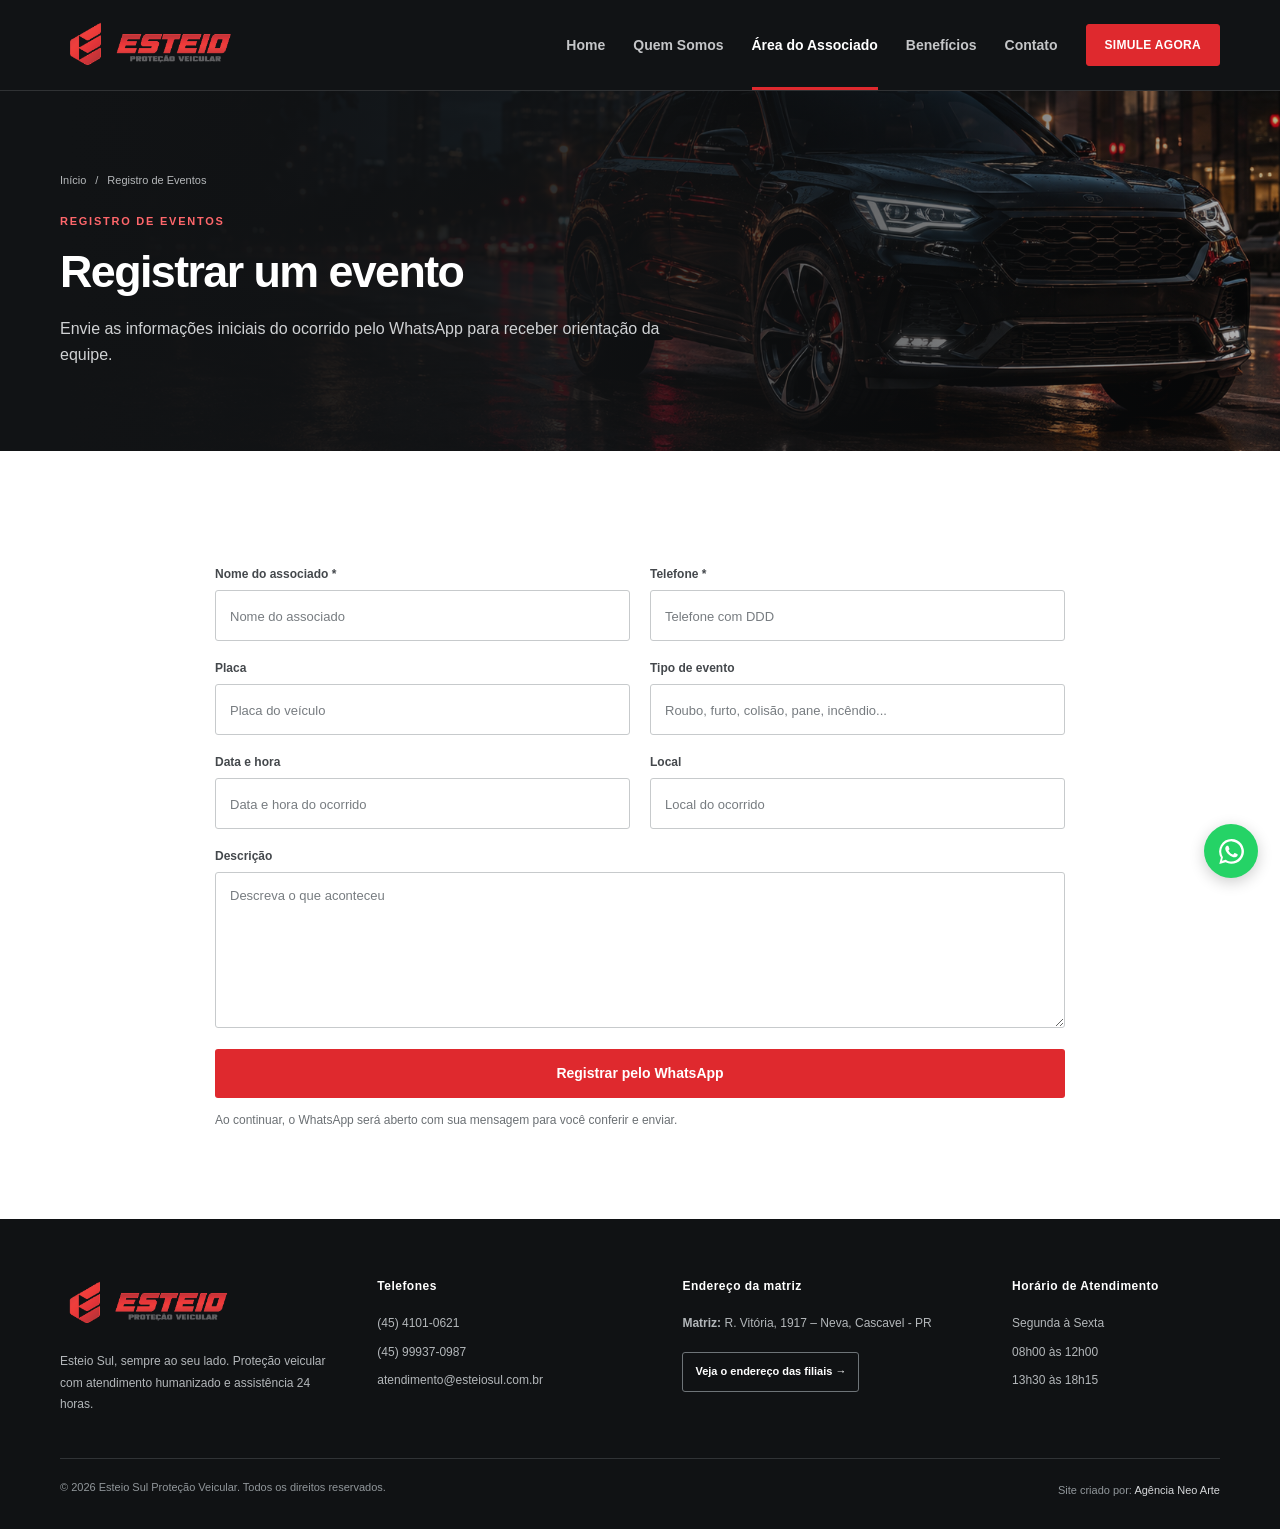
<file: registro-de-eventos.html>
<!DOCTYPE html>
<html lang="pt-BR">
<head>
  <meta charset="UTF-8" />
  <meta name="viewport" content="width=device-width, initial-scale=1.0" />
  <title>Registro de Eventos | Esteio Sul Proteção Veicular</title>
  <meta name="description" content="Registre eventos e ocorrências com a Esteio Sul." />
  <link rel="icon" type="image/png" href="assets/img/favicon.png" />
  <link rel="icon" href="favicon.ico" sizes="any" />
  <link rel="apple-touch-icon" href="assets/img/apple-touch-icon.png" />
  <meta name="theme-color" content="#111315" />
  <link rel="stylesheet" href="assets/css/style.css" />
</head>
<body>
  <a class="skip-link" href="#conteudo">Ir para o conteúdo</a>
  <a class="whatsapp-float" href="https://wa.me/5545999370987?text=Ol%C3%A1%20Esteio%20Sul!%20Gostaria%20de%20mais%20informa%C3%A7%C3%B5es%20sobre%20prote%C3%A7%C3%A3o%20veicular." target="_blank" aria-label="Falar no WhatsApp" rel="noopener noreferrer"><svg viewBox="0 0 32 32" aria-hidden="true" focusable="false"><path d="M16.02 3.2A12.73 12.73 0 0 0 5.08 22.4L3.4 28.8l6.55-1.63A12.77 12.77 0 1 0 16.02 3.2Zm0 23.22c-2.04 0-3.94-.58-5.55-1.58l-.4-.24-3.88.97 1-3.77-.26-.41a10.44 10.44 0 1 1 9.1 5.03Zm5.72-7.82c-.31-.16-1.86-.92-2.15-1.02-.29-.11-.5-.16-.72.16-.21.31-.82 1.02-1 1.23-.19.21-.37.24-.68.08-.31-.16-1.32-.49-2.52-1.56-.93-.83-1.56-1.86-1.74-2.17-.18-.31-.02-.48.14-.63.14-.14.31-.37.47-.55.16-.18.21-.31.31-.52.1-.21.05-.39-.03-.55-.08-.16-.72-1.73-.98-2.37-.26-.62-.52-.54-.72-.55h-.61c-.21 0-.55.08-.84.39-.29.31-1.1 1.08-1.1 2.62s1.13 3.04 1.29 3.25c.16.21 2.22 3.38 5.38 4.74.75.32 1.34.52 1.8.66.76.24 1.45.21 1.99.13.61-.09 1.86-.76 2.12-1.49.26-.73.26-1.36.18-1.49-.08-.13-.29-.21-.61-.37Z"/></svg><span>WhatsApp</span></a>
  <header class="site-header">
    <div class="container header-wrap">
      <a href="index.html" class="brand"><img src="assets/img/logo.png" alt="Esteio Sul Proteção Veicular" /></a>
      <button class="menu-toggle" aria-label="Abrir menu" aria-expanded="false" aria-controls="menu-principal">☰</button>
      <nav class="site-nav" id="menu-principal" aria-label="Menu principal"><a class="" href="index.html">Home</a><a class="" href="quem-somos.html">Quem Somos</a><a class="active" aria-current="page" href="area-do-associado.html">Área do Associado</a><a class="" href="beneficios.html">Benefícios</a><a class="" href="contato.html">Contato</a><a class="nav-cta btn btn-primary" href="simulacao.html">SIMULE AGORA</a></nav>
    </div>
  </header>
  <main id="conteudo"><section class="page-hero"><div class="container"><nav class="breadcrumb" aria-label="Localização"><a href="index.html">Início</a><span aria-hidden="true">/</span><span>Registro de Eventos</span></nav><span class="section-label">Registro de Eventos</span><h1>Registrar um evento</h1><p>Envie as informações iniciais do ocorrido pelo WhatsApp para receber orientação da equipe.</p></div></section>
<section class="section"><div class="container contact-box max-form"><form class="contact-form whatsapp-form" data-form-title="Registro de Evento"><div class="form-grid"><label class="field"><span>Nome do associado *</span><input autocomplete="name" name="Nome do associado" placeholder="Nome do associado" required></label><label class="field"><span>Telefone *</span><input type="tel" autocomplete="tel" name="Telefone" placeholder="Telefone com DDD" required></label><label class="field"><span>Placa</span><input name="Placa" placeholder="Placa do veículo"></label><label class="field"><span>Tipo de evento</span><input name="Tipo de evento" placeholder="Roubo, furto, colisão, pane, incêndio..."></label><label class="field"><span>Data e hora</span><input name="Data e hora" placeholder="Data e hora do ocorrido"></label><label class="field"><span>Local</span><input name="Local" placeholder="Local do ocorrido"></label></div><label class="field"><span>Descrição</span><textarea name="Descrição" rows="6" placeholder="Descreva o que aconteceu"></textarea></label><button class="btn btn-primary btn-full">Registrar pelo WhatsApp</button><p class="form-note">Ao continuar, o WhatsApp será aberto com sua mensagem para você conferir e enviar.</p></form></div></section>
</main>
  <footer class="site-footer">
    <div class="container footer-grid">
      <div>
        <img class="footer-logo" src="assets/img/logo.png" alt="Esteio Sul" />
        <p>Esteio Sul, sempre ao seu lado. Proteção veicular com atendimento humanizado e assistência 24 horas.</p>
      </div>
      <div>
        <h4>Telefones</h4>
        <p><a href="tel:+554541010621">(45) 4101-0621</a></p>
        <p><a href="https://wa.me/5545999370987" target="_blank" rel="noopener noreferrer">(45) 99937-0987</a></p>
        <p><a href="mailto:atendimento@esteiosul.com.br">atendimento@esteiosul.com.br</a></p>
      </div>
      <div>
        <h4>Endereço da matriz</h4>
        <p><strong>Matriz:</strong> R. Vitória, 1917 – Neva, Cascavel - PR</p>
        <a class="btn footer-branches" href="contato.html#filiais">Veja o endereço das filiais →</a>
      </div>
      <div>
        <h4>Horário de Atendimento</h4>
        <p>Segunda à Sexta</p>
        <p>08h00 às 12h00</p>
        <p>13h30 às 18h15</p>
      </div>
    </div>
    <div class="container footer-bottom">
      <span>© 2026 Esteio Sul Proteção Veicular. Todos os direitos reservados.</span>
      <span>Site criado por: <a href="https://neoartepub.com.br/" target="_blank" rel="noopener">Agência Neo Arte</a></span>
    </div>
  </footer>
  <script src="assets/js/script.js"></script>
</body>
</html>
</file>
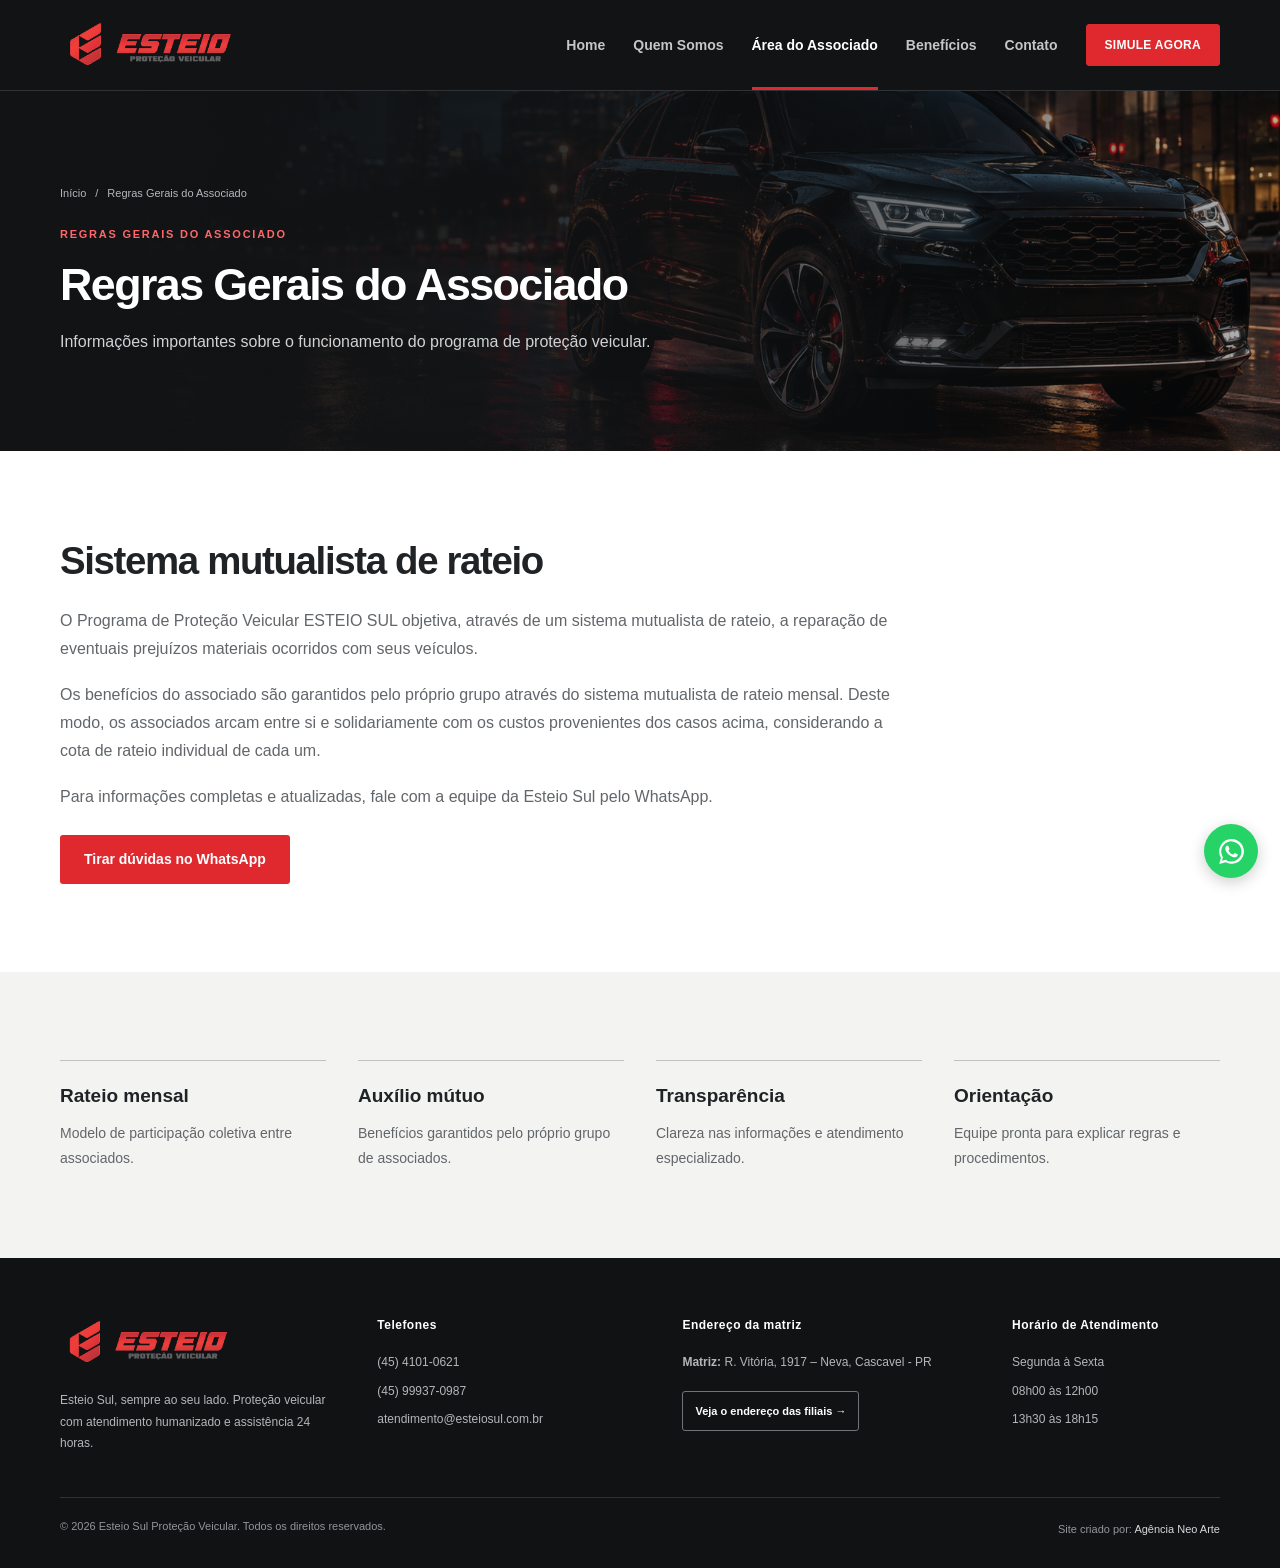
<file: regras-gerais-do-associado.html>
<!DOCTYPE html>
<html lang="pt-BR">
<head>
  <meta charset="UTF-8" />
  <meta name="viewport" content="width=device-width, initial-scale=1.0" />
  <title>Regras Gerais do Associado | Esteio Sul Proteção Veicular</title>
  <meta name="description" content="Regras gerais do associado Esteio Sul." />
  <link rel="icon" type="image/png" href="assets/img/favicon.png" />
  <link rel="icon" href="favicon.ico" sizes="any" />
  <link rel="apple-touch-icon" href="assets/img/apple-touch-icon.png" />
  <meta name="theme-color" content="#111315" />
  <link rel="stylesheet" href="assets/css/style.css" />
</head>
<body>
  <a class="skip-link" href="#conteudo">Ir para o conteúdo</a>
  <a class="whatsapp-float" href="https://wa.me/5545999370987?text=Ol%C3%A1%20Esteio%20Sul!%20Gostaria%20de%20mais%20informa%C3%A7%C3%B5es%20sobre%20prote%C3%A7%C3%A3o%20veicular." target="_blank" aria-label="Falar no WhatsApp" rel="noopener noreferrer"><svg viewBox="0 0 32 32" aria-hidden="true" focusable="false"><path d="M16.02 3.2A12.73 12.73 0 0 0 5.08 22.4L3.4 28.8l6.55-1.63A12.77 12.77 0 1 0 16.02 3.2Zm0 23.22c-2.04 0-3.94-.58-5.55-1.58l-.4-.24-3.88.97 1-3.77-.26-.41a10.44 10.44 0 1 1 9.1 5.03Zm5.72-7.82c-.31-.16-1.86-.92-2.15-1.02-.29-.11-.5-.16-.72.16-.21.31-.82 1.02-1 1.23-.19.21-.37.24-.68.08-.31-.16-1.32-.49-2.52-1.56-.93-.83-1.56-1.86-1.74-2.17-.18-.31-.02-.48.14-.63.14-.14.31-.37.47-.55.16-.18.21-.31.31-.52.1-.21.05-.39-.03-.55-.08-.16-.72-1.73-.98-2.37-.26-.62-.52-.54-.72-.55h-.61c-.21 0-.55.08-.84.39-.29.31-1.1 1.08-1.1 2.62s1.13 3.04 1.29 3.25c.16.21 2.22 3.38 5.38 4.74.75.32 1.34.52 1.8.66.76.24 1.45.21 1.99.13.61-.09 1.86-.76 2.12-1.49.26-.73.26-1.36.18-1.49-.08-.13-.29-.21-.61-.37Z"/></svg><span>WhatsApp</span></a>
  <header class="site-header">
    <div class="container header-wrap">
      <a href="index.html" class="brand"><img src="assets/img/logo.png" alt="Esteio Sul Proteção Veicular" /></a>
      <button class="menu-toggle" aria-label="Abrir menu" aria-expanded="false" aria-controls="menu-principal">☰</button>
      <nav class="site-nav" id="menu-principal" aria-label="Menu principal"><a class="" href="index.html">Home</a><a class="" href="quem-somos.html">Quem Somos</a><a class="active" aria-current="page" href="area-do-associado.html">Área do Associado</a><a class="" href="beneficios.html">Benefícios</a><a class="" href="contato.html">Contato</a><a class="nav-cta btn btn-primary" href="simulacao.html">SIMULE AGORA</a></nav>
    </div>
  </header>
  <main id="conteudo"><section class="page-hero"><div class="container"><nav class="breadcrumb" aria-label="Localização"><a href="index.html">Início</a><span aria-hidden="true">/</span><span>Regras Gerais do Associado</span></nav><span class="section-label">Regras Gerais do Associado</span><h1>Regras Gerais do Associado</h1><p>Informações importantes sobre o funcionamento do programa de proteção veicular.</p></div></section>
<section class="section"><div class="container content-card large"><h2>Sistema mutualista de rateio</h2><p>O Programa de Proteção Veicular ESTEIO SUL objetiva, através de um sistema mutualista de rateio, a reparação de eventuais prejuízos materiais ocorridos com seus veículos.</p><p>Os benefícios do associado são garantidos pelo próprio grupo através do sistema mutualista de rateio mensal. Deste modo, os associados arcam entre si e solidariamente com os custos provenientes dos casos acima, considerando a cota de rateio individual de cada um.</p><p>Para informações completas e atualizadas, fale com a equipe da Esteio Sul pelo WhatsApp.</p><a class="btn btn-primary" href="https://wa.me/5545999370987?text=Ol%C3%A1%20Esteio%20Sul!%20Gostaria%20de%20saber%20mais%20sobre%20as%20regras%20gerais%20do%20associado." target="_blank" rel="noopener noreferrer">Tirar dúvidas no WhatsApp</a></div></section>
<section class="section section-dark"><div class="container values-grid"><article><strong>Rateio mensal</strong><p>Modelo de participação coletiva entre associados.</p></article><article><strong>Auxílio mútuo</strong><p>Benefícios garantidos pelo próprio grupo de associados.</p></article><article><strong>Transparência</strong><p>Clareza nas informações e atendimento especializado.</p></article><article><strong>Orientação</strong><p>Equipe pronta para explicar regras e procedimentos.</p></article></div></section>
</main>
  <footer class="site-footer">
    <div class="container footer-grid">
      <div>
        <img class="footer-logo" src="assets/img/logo.png" alt="Esteio Sul" />
        <p>Esteio Sul, sempre ao seu lado. Proteção veicular com atendimento humanizado e assistência 24 horas.</p>
      </div>
      <div>
        <h4>Telefones</h4>
        <p><a href="tel:+554541010621">(45) 4101-0621</a></p>
        <p><a href="https://wa.me/5545999370987" target="_blank" rel="noopener noreferrer">(45) 99937-0987</a></p>
        <p><a href="mailto:atendimento@esteiosul.com.br">atendimento@esteiosul.com.br</a></p>
      </div>
      <div>
        <h4>Endereço da matriz</h4>
        <p><strong>Matriz:</strong> R. Vitória, 1917 – Neva, Cascavel - PR</p>
        <a class="btn footer-branches" href="contato.html#filiais">Veja o endereço das filiais →</a>
      </div>
      <div>
        <h4>Horário de Atendimento</h4>
        <p>Segunda à Sexta</p>
        <p>08h00 às 12h00</p>
        <p>13h30 às 18h15</p>
      </div>
    </div>
    <div class="container footer-bottom">
      <span>© 2026 Esteio Sul Proteção Veicular. Todos os direitos reservados.</span>
      <span>Site criado por: <a href="https://neoartepub.com.br/" target="_blank" rel="noopener">Agência Neo Arte</a></span>
    </div>
  </footer>
  <script src="assets/js/script.js"></script>
</body>
</html>
</file>
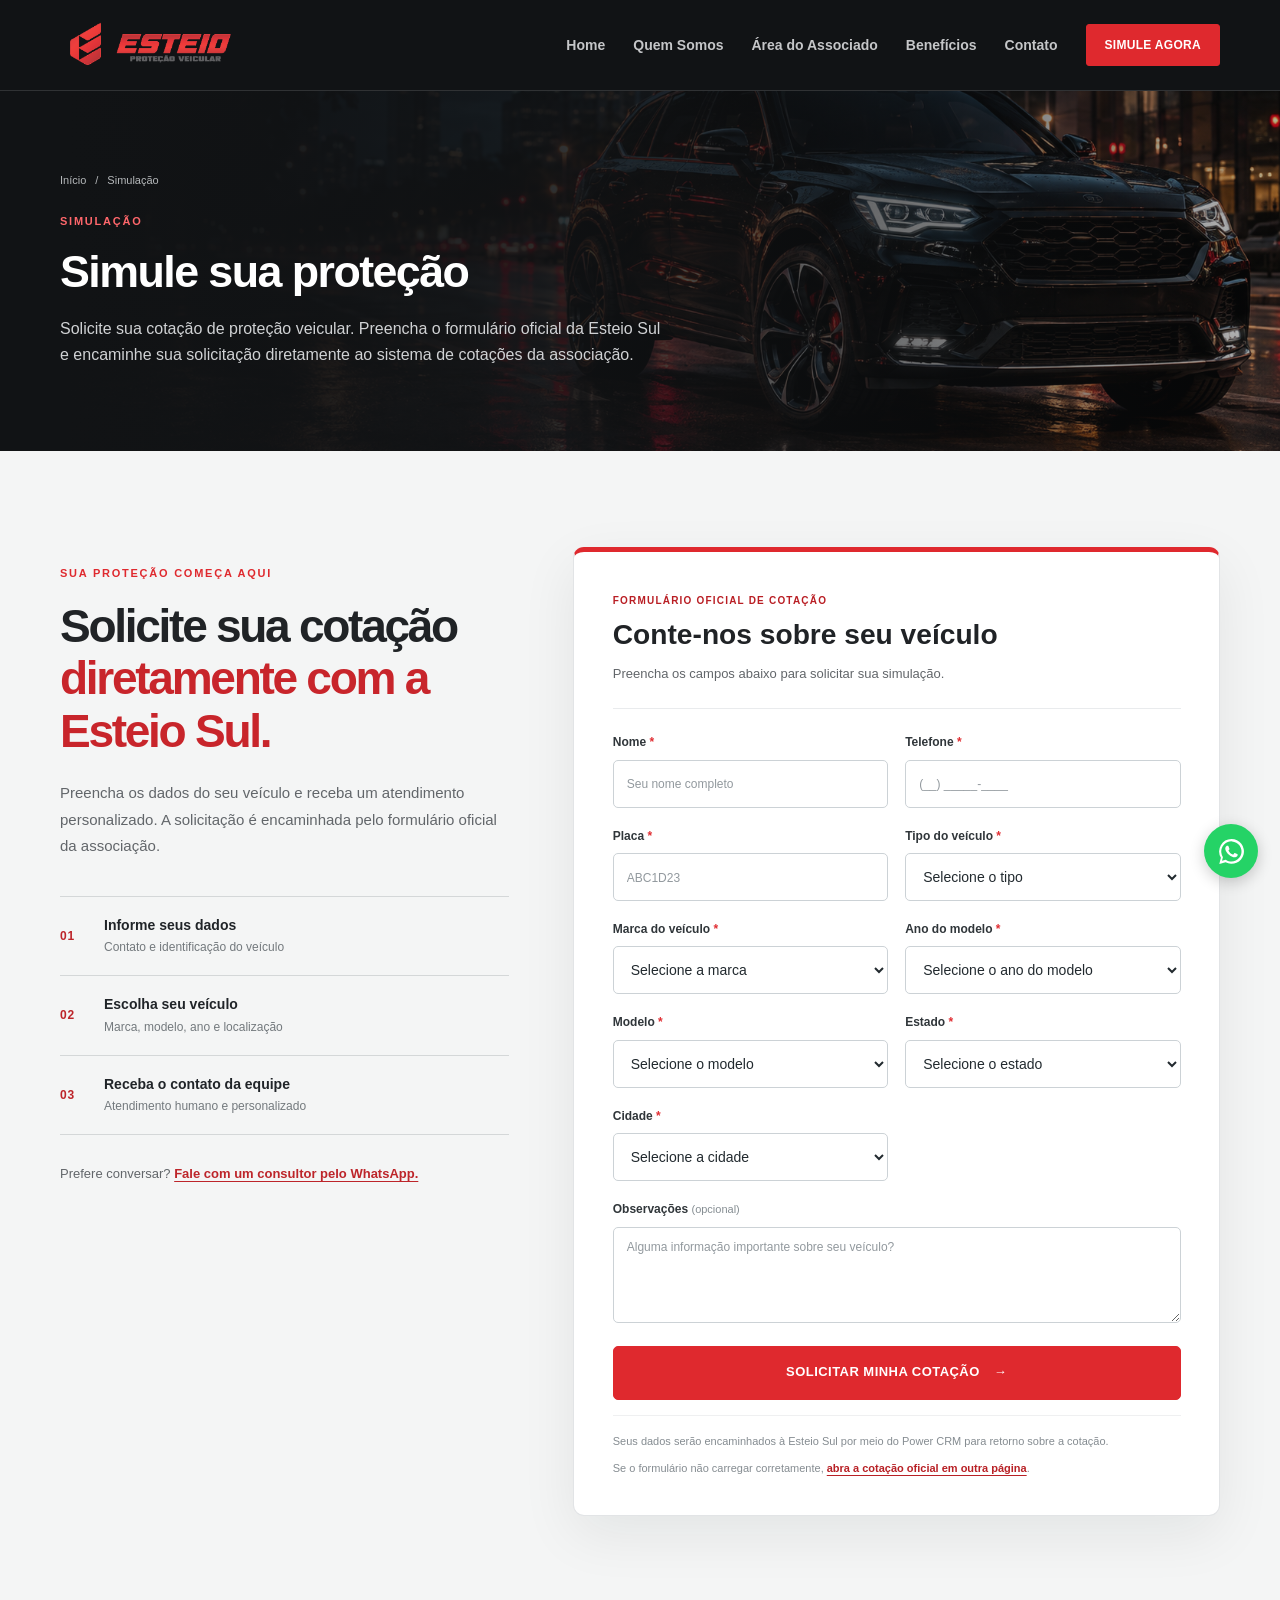
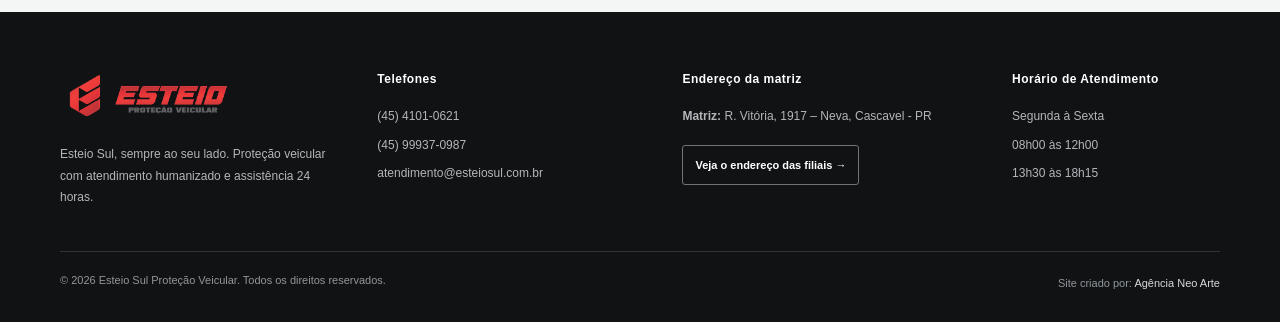
<file: simulacao.html>
<!DOCTYPE html>
<html lang="pt-BR">
<head>
  <meta charset="UTF-8" />
  <meta name="viewport" content="width=device-width, initial-scale=1.0" />
  <title>Simulação | Esteio Sul Proteção Veicular</title>
  <meta name="description" content="Simule sua proteção veicular Esteio Sul." />
  <link rel="icon" type="image/png" href="assets/img/favicon.png" />
  <link rel="icon" href="favicon.ico" sizes="any" />
  <link rel="apple-touch-icon" href="assets/img/apple-touch-icon.png" />
  <meta name="theme-color" content="#111315" />
  <link rel="stylesheet" href="https://resources.powercrm.com.br/assets/external/css/style.pwrcrm.css" />
  <link rel="stylesheet" href="assets/css/style.css" />
  <link rel="stylesheet" href="assets/css/powercrm-integration.css" />
</head>
<body>
  <a class="skip-link" href="#conteudo">Ir para o conteúdo</a>
  <a class="whatsapp-float" href="https://wa.me/5545999370987?text=Ol%C3%A1%20Esteio%20Sul!%20Gostaria%20de%20mais%20informa%C3%A7%C3%B5es%20sobre%20prote%C3%A7%C3%A3o%20veicular." target="_blank" aria-label="Falar no WhatsApp" rel="noopener noreferrer"><svg viewBox="0 0 32 32" aria-hidden="true" focusable="false"><path d="M16.02 3.2A12.73 12.73 0 0 0 5.08 22.4L3.4 28.8l6.55-1.63A12.77 12.77 0 1 0 16.02 3.2Zm0 23.22c-2.04 0-3.94-.58-5.55-1.58l-.4-.24-3.88.97 1-3.77-.26-.41a10.44 10.44 0 1 1 9.1 5.03Zm5.72-7.82c-.31-.16-1.86-.92-2.15-1.02-.29-.11-.5-.16-.72.16-.21.31-.82 1.02-1 1.23-.19.21-.37.24-.68.08-.31-.16-1.32-.49-2.52-1.56-.93-.83-1.56-1.86-1.74-2.17-.18-.31-.02-.48.14-.63.14-.14.31-.37.47-.55.16-.18.21-.31.31-.52.1-.21.05-.39-.03-.55-.08-.16-.72-1.73-.98-2.37-.26-.62-.52-.54-.72-.55h-.61c-.21 0-.55.08-.84.39-.29.31-1.1 1.08-1.1 2.62s1.13 3.04 1.29 3.25c.16.21 2.22 3.38 5.38 4.74.75.32 1.34.52 1.8.66.76.24 1.45.21 1.99.13.61-.09 1.86-.76 2.12-1.49.26-.73.26-1.36.18-1.49-.08-.13-.29-.21-.61-.37Z"/></svg><span>WhatsApp</span></a>
  <header class="site-header">
    <div class="container header-wrap">
      <a href="index.html" class="brand"><img src="assets/img/logo.png" alt="Esteio Sul Proteção Veicular" /></a>
      <button class="menu-toggle" aria-label="Abrir menu" aria-expanded="false" aria-controls="menu-principal">☰</button>
      <nav class="site-nav" id="menu-principal" aria-label="Menu principal"><a class="" href="index.html">Home</a><a class="" href="quem-somos.html">Quem Somos</a><a class="" href="area-do-associado.html">Área do Associado</a><a class="" href="beneficios.html">Benefícios</a><a class="" href="contato.html">Contato</a><a class="nav-cta btn btn-primary active" aria-current="page" href="simulacao.html">SIMULE AGORA</a></nav>
    </div>
  </header>
  <main id="conteudo"><section class="page-hero"><div class="container"><nav class="breadcrumb" aria-label="Localização"><a href="index.html">Início</a><span aria-hidden="true">/</span><span>Simulação</span></nav><span class="section-label">Simulação</span><h1>Simule sua proteção</h1><p>Solicite sua cotação de proteção veicular. Preencha o formulário oficial da Esteio Sul e encaminhe sua solicitação diretamente ao sistema de cotações da associação.</p></div></section>
<section class="section quote-section" id="simulacao" aria-labelledby="cotacao-titulo">
      <div class="container quote-layout">
        <div class="quote-intro">
          <span class="section-label">Sua proteção começa aqui</span>
          <h2 id="cotacao-titulo">Solicite sua cotação <em>diretamente com a Esteio Sul.</em></h2>
          <p>Preencha os dados do seu veículo e receba um atendimento personalizado. A solicitação é encaminhada pelo formulário oficial da associação.</p>
          <div class="quote-benefits" aria-label="Vantagens da cotação">
            <div><span class="quote-step">01</span><p><strong>Informe seus dados</strong><small>Contato e identificação do veículo</small></p></div>
            <div><span class="quote-step">02</span><p><strong>Escolha seu veículo</strong><small>Marca, modelo, ano e localização</small></p></div>
            <div><span class="quote-step">03</span><p><strong>Receba o contato da equipe</strong><small>Atendimento humano e personalizado</small></p></div>
          </div>
          <p class="quote-support">Prefere conversar? <a href="https://wa.me/5545999370987?text=Ol%C3%A1%20Esteio%20Sul!%20Gostaria%20de%20conversar%20sobre%20prote%C3%A7%C3%A3o%20veicular." target="_blank" rel="noopener noreferrer">Fale com um consultor pelo WhatsApp.</a></p>
        </div>
        <div class="crm-panel">
          <div class="crm-panel-head"><span class="crm-panel-eyebrow">Formulário oficial de cotação</span><h3>Conte-nos sobre seu veículo</h3><p>Preencha os campos abaixo para solicitar sua simulação.</p></div>
          <div class="crm-embed" data-powercrm-integration>
  <section id="pwrcrm" aria-label="Formulário oficial de cotação Esteio Sul">
    <form id="pwrcrmform" autocomplete="on">
      <input type="hidden" value="4ssoci4ção dos c4minhoneiros oeste p4r4n4 499" id="pwrCmpnHsh" name="pwrCmpnHsh">
      <input type="hidden" value="YGvwx9Oe" id="pwrFrmCode" name="pwrFrmCode">
      <input type="hidden" value="1" id="pwrPplnClmn" name="pwrPplnClmn">
      <input type="hidden" value="ac51d730-3ea4-42f3-b501-9e0217ffe8f1" id="pwrFnlStg" name="pwrFnlStg">
      <input type="hidden" value="26018" id="pwrLdSrc" name="pwrLdSrc">
      <div class="pwrcrmInputCont"><label for="pwrClntNm">Nome <strong>*</strong></label><input type="text" required="required" autocomplete="name" id="pwrClntNm" name="pwrClntNm" placeholder="Seu nome completo"></div>
      <div class="pwrcrmInputCont"><label for="pwrCltPhn">Telefone <strong>*</strong></label><input type="tel" required="required" placeholder="(__) _____-____" maxlength="11" class="phone_mask" id="pwrCltPhn" name="pwrCltPhn" autocomplete="tel" inputmode="tel"></div>
      <div class="pwrcrmInputCont"><label for="pwrVhclPlt">Placa <strong>*</strong></label><input type="text" required="required" placeholder="ABC1D23" maxlength="7" id="pwrVhclPlt" name="pwrVhclPlt" autocapitalize="characters"></div>
      <div class="pwrcrmInputCont"><label for="pwrVhclTyp">Tipo do veículo <strong>*</strong></label><select required="required" id="pwrVhclTyp" name="pwrVhclTyp"><option value="0">Selecione o tipo</option><option value="1">Carro ou utilitário pequeno</option><option value="2">Moto</option></select></div>
      <div class="pwrcrmInputCont"><label for="pwrVhclBrnch">Marca do veículo <strong>*</strong></label><select required="required" id="pwrVhclBrnch" name="pwrVhclBrnch"><option value="0">Selecione a marca</option></select></div>
      <div class="pwrcrmInputCont"><label for="pwrVhclYr">Ano do modelo <strong>*</strong></label><select required="required" id="pwrVhclYr" name="pwrVhclYr"><option value="0">Selecione o ano do modelo</option></select></div>
      <div class="pwrcrmInputCont"><label for="pwrVhclMdl">Modelo <strong>*</strong></label><select required="required" id="pwrVhclMdl" name="pwrVhclMdl"><option value="0">Selecione o modelo</option></select></div>
      <div class="pwrcrmInputCont"><label for="pwrStt">Estado <strong>*</strong></label><select required="required" id="pwrStt" name="pwrStt"><option value="0">Selecione o estado</option></select></div>
      <div class="pwrcrmInputCont"><label for="pwrCt">Cidade <strong>*</strong></label><select required="required" id="pwrCt" name="pwrCt"><option value="0">Selecione a cidade</option></select></div>
      <div class="pwrcrmInputCont crm-observation"><label for="pwrObs">Observações <span class="crm-optional">(opcional)</span></label><textarea id="pwrObs" name="pwrObs" rows="3" placeholder="Alguma informação importante sobre seu veículo?"></textarea></div>
      <div class="crm-submit"><button type="submit">SOLICITAR MINHA COTAÇÃO <span aria-hidden="true">→</span></button></div>
    </form>
  </section>
  <p class="crm-privacy">Seus dados serão encaminhados à Esteio Sul por meio do Power CRM para retorno sobre a cotação.</p>
  <p class="crm-fallback">Se o formulário não carregar corretamente, <a href="https://cotacao.me/YGvwx9Oe" target="_blank" rel="noopener noreferrer">abra a cotação oficial em outra página</a>.</p>
</div>
        </div>
      </div>
    </section>
</main>
  <footer class="site-footer">
    <div class="container footer-grid">
      <div>
        <img class="footer-logo" src="assets/img/logo.png" alt="Esteio Sul" />
        <p>Esteio Sul, sempre ao seu lado. Proteção veicular com atendimento humanizado e assistência 24 horas.</p>
      </div>
      <div>
        <h4>Telefones</h4>
        <p><a href="tel:+554541010621">(45) 4101-0621</a></p>
        <p><a href="https://wa.me/5545999370987" target="_blank" rel="noopener noreferrer">(45) 99937-0987</a></p>
        <p><a href="mailto:atendimento@esteiosul.com.br">atendimento@esteiosul.com.br</a></p>
      </div>
      <div>
        <h4>Endereço da matriz</h4>
        <p><strong>Matriz:</strong> R. Vitória, 1917 – Neva, Cascavel - PR</p>
        <a class="btn footer-branches" href="contato.html#filiais">Veja o endereço das filiais →</a>
      </div>
      <div>
        <h4>Horário de Atendimento</h4>
        <p>Segunda à Sexta</p>
        <p>08h00 às 12h00</p>
        <p>13h30 às 18h15</p>
      </div>
    </div>
    <div class="container footer-bottom">
      <span>© 2026 Esteio Sul Proteção Veicular. Todos os direitos reservados.</span>
      <span>Site criado por: <a href="https://neoartepub.com.br/" target="_blank" rel="noopener">Agência Neo Arte</a></span>
    </div>
  </footer>
  <script src="assets/js/script.js"></script>
  <script src="https://resources.powercrm.com.br/assets/external/js/script.pwrcrm.js"></script>
  <script src="assets/js/powercrm-integration.js"></script>
</body>
</html>
</file>
<file: assets/css/style.css>
:root{--red:#df292e;--bg:#fff;--text:#202326;--muted:#62666a;--line:#dedfe0;--container:1160px;--radius:4px}*{box-sizing:border-box}html{scroll-behavior:smooth;scroll-padding-top:100px}body{margin:0;background:var(--bg);color:var(--text);font-family:Arial,Helvetica,sans-serif;-webkit-font-smoothing:antialiased}a{color:inherit;text-decoration:none}button,input,textarea{font:inherit}button,a,input,textarea{-webkit-tap-highlight-color:transparent}button{cursor:pointer}img{display:block;max-width:100%}h1,h2,h3,h4,p{margin:0}p{color:var(--muted);line-height:1.75}p+p{margin-top:18px}h2{font-size:clamp(1.8rem,3vw,2.65rem);line-height:1.15;letter-spacing:-.035em;margin-bottom:24px}h3{line-height:1.3}a,button{transition:background .2s,color .2s,border-color .2s}a:focus-visible,button:focus-visible{outline:3px solid #e94b4f;outline-offset:5px}.container{width:min(calc(100% - 64px),var(--container));margin-inline:auto}.section{padding:88px 0}.section-dark{background:#f3f3f1}.section-label{display:block;color:var(--red);font-size:11px;line-height:1.5;letter-spacing:.16em;text-transform:uppercase;font-weight:700;margin-bottom:18px}.section-heading{max-width:650px;margin-bottom:40px}.section-heading.center{text-align:left;margin-inline:0}.center{text-align:center}.mt-34{margin-top:34px}.text-link{display:inline-flex;margin-top:24px;color:#b91e24;font-weight:700;border-bottom:1px solid #d8a6a8;padding-bottom:7px}.text-link:hover{color:#17191b}.skip-link{position:fixed;left:20px;top:-100px;z-index:100;background:#fff;padding:14px}.skip-link:focus{top:12px}
.site-header{position:sticky;top:0;z-index:50;background:#111315;color:#fff;border-bottom:1px solid #303234}.header-wrap{display:flex;align-items:center;justify-content:space-between;gap:30px;height:90px}.brand{flex-shrink:0}.brand img{width:184px;height:auto}.site-nav{display:flex;align-items:center;gap:28px;height:100%;font-size:14px;font-weight:600}.site-nav a{display:flex;align-items:center;height:100%;position:relative;color:#c5c6c8}.site-nav a:hover,.site-nav a.active{color:#fff}.site-nav a.active:after{content:'';height:3px;background:var(--red);position:absolute;bottom:0;left:0;right:0}.menu-toggle{display:none;background:none;border:1px solid #515355;border-radius:3px;color:#fff;width:44px;height:42px;font-size:23px}
.hero{position:relative;isolation:isolate;overflow:hidden;background:#131517;color:#fff}.hero-slider,.slide{position:absolute;inset:0;z-index:-1}.slide{opacity:0;background-size:cover;background-position:center;transition:opacity .7s}.slide.active{opacity:1}.slide:before{content:'';position:absolute;inset:0;background:linear-gradient(90deg,rgba(8,10,12,.94),rgba(8,10,12,.65) 46%,rgba(8,10,12,.05))}.hero-content{min-height:650px;display:flex;align-items:center}.hero-copy{max-width:610px;padding:70px 0 100px}.eyebrow{display:block;border-left:3px solid var(--red);padding-left:12px;font-size:12px;font-weight:700;letter-spacing:.12em;text-transform:uppercase;margin-bottom:26px}.hero h1{font-size:clamp(2.5rem,4.6vw,4.15rem);line-height:1.05;letter-spacing:-.045em;margin-bottom:24px;font-weight:700}.hero h1 span,.hero h1 strong{display:block}.hero h1 strong{color:#f34b50;font-weight:700}.hero p{color:#d0d1d2;max-width:480px;font-size:16px;margin-bottom:30px}.hero-actions{display:flex;flex-wrap:wrap;gap:12px}.btn{display:inline-flex;justify-content:center;align-items:center;gap:10px;min-height:49px;padding:13px 23px;border:1px solid transparent;border-radius:3px;font-size:14px;font-weight:700;line-height:1.4;text-align:center;cursor:pointer}.btn-primary{background:var(--red);color:#fff}.btn-primary:hover{background:#b91e24}.btn-outline{background:transparent;border-color:#a6a9ac;color:inherit}.btn-outline:hover{border-color:var(--red);color:var(--red)}.hero .btn-outline{border-color:#777;color:#fff}.hero .btn-outline:hover{background:#ffffff15;border-color:#fff}.btn-full{width:100%;margin-top:18px}.hero-tabs{display:flex;gap:24px;margin-top:42px}.hero-tab{padding:10px 0;background:none;border:0;border-bottom:2px solid transparent;color:#c6c7c8;font-size:13px}.hero-tab.active{border-color:#f34b50;color:#fff}.slider-arrow{position:absolute;bottom:29px;z-index:5;background:transparent;border:1px solid #ffffff60;color:#fff;width:44px;height:40px;font-size:25px}.slider-arrow.prev{right:calc(max(32px,(100% - 1160px)/2) + 54px)}.slider-arrow.next{right:max(32px,(100% - 1160px)/2)}.slider-arrow:hover{background:var(--red);border-color:var(--red)}
.page-hero{position:relative;isolation:isolate;display:flex;align-items:center;height:360px;padding:36px 0;overflow:hidden;color:#fff;background:#171a1d}.page-hero:before{content:'';position:absolute;inset:0;z-index:-2;background:url('../img/hero-car.png') center 55%/cover no-repeat}.page-hero:after{content:'';position:absolute;inset:0;z-index:-1;background:linear-gradient(90deg,#111315 5%,rgba(17,19,21,.88) 43%,rgba(17,19,21,.3))}.page-hero .section-label{color:#ff676b;margin-bottom:18px}.page-hero h1{font-size:clamp(2.1rem,3.5vw,3.25rem);line-height:1.08;letter-spacing:-.035em;max-width:760px;margin-bottom:20px}.page-hero p{font-size:16px;color:#d0d2d4;max-width:610px;line-height:1.65}.breadcrumb{display:flex;gap:9px;font-size:11px;color:#b5b8ba;margin-bottom:27px}.breadcrumb a:hover{color:#fff}
.grid-two{display:grid;grid-template-columns:1fr 1.05fr;gap:90px}.feature-strip{display:grid;grid-template-columns:repeat(4,1fr);margin-top:48px;border-top:1px solid var(--line);padding-top:28px;gap:25px}.feature-item{padding:0 24px 0 0;border-right:1px solid var(--line)}.feature-item:last-child{border:0}.feature-item strong{display:block;font-size:27px;font-weight:700;color:#26292b;margin-bottom:9px;letter-spacing:-.03em}.feature-item span{font-size:13px;color:var(--muted)}.steps{display:grid;grid-template-columns:repeat(4,1fr);gap:32px}.step-card{padding-top:20px;border-top:1px solid #c5c7c8}.step-number{display:block;color:var(--red);font-size:13px;font-weight:700;margin-bottom:24px}.step-card h3{font-size:20px;margin-bottom:12px}.step-card p{font-size:14px}.benefit-grid{display:grid;grid-template-columns:repeat(3,1fr);gap:0 40px;counter-reset:benefit}.benefit-card{position:relative;padding:30px 0;border-top:1px solid #d3d5d6;counter-increment:benefit}.benefit-card:before{content:'0' counter(benefit);display:block;color:var(--red);font-size:11px;font-weight:700;margin-bottom:18px}.benefit-card h3{font-size:20px;margin-bottom:10px}.benefit-card p{font-size:14px;max-width:320px}.assistance{background:#191c1e;color:#fff}.assistance-wrap{display:grid;grid-template-columns:1fr 1.1fr;gap:80px;align-items:center}.assistance p{color:#bfc2c4}.assistance-copy ul{margin:26px 0 30px;padding-left:18px;color:#e4e5e6;font-size:14px;line-height:1.8}.assistance-copy li::marker{color:#f34b50}.assistance-image img{width:100%;height:450px;object-fit:cover;border-radius:3px}.testimonials{display:grid;grid-template-columns:repeat(3,1fr);gap:36px}.testimonial-card{display:grid;grid-template-columns:48px 1fr;align-content:start;gap:16px 14px;padding-top:26px;border-top:1px solid #c5c7c8}.testimonial-card img{width:48px;height:48px;border-radius:50%;object-fit:cover}.testimonial-card h3{font-size:15px;align-self:center}.testimonial-card p{grid-column:1/-1;font-size:15px}.partners-grid{display:grid;grid-template-columns:repeat(4,1fr);gap:24px}.partner-card{display:flex;align-items:center;justify-content:center;min-height:125px;padding:18px;background:#fff;border:1px solid #e5e5e5;border-radius:3px}.partner-card:hover{border-color:#a4a6a8}.partner-card img{max-height:100px;width:auto;object-fit:contain}
.contact-wrap{display:grid;grid-template-columns:1.4fr .85fr;gap:70px}.contact-box h2{font-size:clamp(1.7rem,2.5vw,2.3rem)}.contact-form{margin-top:28px}.form-grid{display:grid;grid-template-columns:1fr 1fr;gap:20px;margin-bottom:20px}.field{display:block;font-size:12px;color:#44484c;font-weight:700}.field>span{display:block;margin-bottom:9px}.field input,.field textarea{font-weight:400}input,textarea{width:100%;background:#fff;border:1px solid #c7cacc;color:#25282a;border-radius:3px;padding:14px;font:inherit;font-size:15px;line-height:1.4;outline:none}input{min-height:49px}textarea{resize:vertical;min-height:120px}input:focus,textarea:focus{border-color:#bd272c;box-shadow:0 0 0 3px #df292e12}input::placeholder,textarea::placeholder{color:#777c80;font-size:13px}.form-note{font-size:12px;margin-top:12px;color:#6b7074}.quick-links,.info-panel{padding:30px;background:#f1f2f2;border-top:3px solid var(--red);align-self:start}.section-dark .quick-links{background:#fff}.quick-links h3,.info-panel h3{font-size:20px;margin-bottom:22px}.quick-links>a{display:flex;justify-content:space-between;border-bottom:1px solid #d7d9da;padding:17px 0;font-size:14px;font-weight:600}.quick-links>a:after{content:'↗';color:var(--red)}.quick-links>a:hover{color:var(--red)}.quick-cta{margin-top:26px}.quick-cta p{font-size:13px;margin-bottom:13px}.quick-cta .btn{width:100%}.info-panel p{font-size:14px;overflow-wrap:anywhere}.info-panel .btn{margin-top:24px}.content-grid{display:grid;grid-template-columns:1.55fr 1fr;gap:85px;align-items:start}.content-card h3{font-size:22px;margin-bottom:18px}.content-card .btn{margin-top:24px}.content-grid>.content-card:last-child:not(:first-child){border-left:2px solid var(--red);padding-left:30px}.content-card.large>p{max-width:850px}.values-grid{display:grid;grid-template-columns:repeat(4,1fr);gap:32px}.values-grid article{border-top:1px solid #bfc2c4;padding-top:24px}.values-grid strong{display:block;font-size:19px;margin-bottom:14px}.values-grid p{font-size:14px}.max-form{max-width:850px}.manual-list{display:grid;grid-template-columns:1fr 1fr;gap:40px 60px}.manual-list article{border-top:1px solid #c5c8ca;padding-top:26px}.manual-list h3{font-size:22px;margin-bottom:15px}.manual-list a{display:inline-block;margin-top:20px;color:#b91e24;font-weight:700;font-size:14px}.map-section{padding-top:64px;background:#f1f2f2}.map-heading{margin-bottom:32px}.map-heading h2{margin-bottom:12px}.map-frame{height:420px;overflow:hidden}.map-frame iframe{width:100%;height:100%;border:0;display:block}
.site-footer{background:#101214;color:#fff}.footer-grid{display:grid;grid-template-columns:1.15fr 1.1fr 1.2fr .85fr;gap:36px;padding:60px 0 42px}.footer-logo{width:180px;margin-bottom:23px}.site-footer h4{font-size:12px;letter-spacing:.04em;margin-bottom:20px}.site-footer p,.site-footer a{font-size:12px;color:#b3b7ba;line-height:1.8;overflow-wrap:anywhere}.site-footer p+p{margin-top:7px}.site-footer a:hover{color:#fff}.footer-bottom{border-top:1px solid #303336;padding:22px 0 28px;display:flex;justify-content:space-between;gap:20px;font-size:11px;color:#91979b}.footer-bottom a{font-size:11px;color:#d6d8da}.whatsapp-float{position:fixed;bottom:22px;right:22px;z-index:60;display:flex;align-items:center;justify-content:center;width:54px;height:54px;border-radius:50%;background:#25d366;box-shadow:0 4px 15px #0003}.whatsapp-float:hover{background:#1cb959}.whatsapp-float svg{width:31px;height:31px;fill:#fff}.whatsapp-float span{position:absolute;width:1px;height:1px;overflow:hidden;clip:rect(0,0,0,0)}
@media(min-width:1500px){.hero-content{min-height:720px}}
@media(max-width:1050px){.site-nav{gap:20px;font-size:13px}.grid-two,.assistance-wrap,.content-grid,.contact-wrap{gap:40px}.footer-grid{grid-template-columns:1fr 1fr}.steps,.values-grid{grid-template-columns:1fr 1fr;gap:32px}.hero-content{min-height:620px}.hero-copy{max-width:560px}}
@media(max-width:820px){.container{width:calc(100% - 40px)}.header-wrap{height:76px}.brand img{width:164px}.menu-toggle{display:block}.site-nav{display:none;position:absolute;top:100%;left:0;right:0;height:auto;background:#151719;padding:10px 20px 20px;border-bottom:1px solid #353739;flex-direction:column;align-items:stretch;gap:0}.site-nav.open{display:flex}.site-nav a{padding:15px 6px;height:auto}.site-nav a.active:after{width:3px;top:15px;bottom:15px;left:-9px;height:auto}.section{padding:58px 0}.page-hero{height:340px;padding:28px 0}.page-hero h1{font-size:34px;max-width:560px}.page-hero p{font-size:14px}.page-hero:after{background:linear-gradient(90deg,#111315f5,#111315b8)}.breadcrumb{margin-bottom:22px}.hero-content{min-height:600px}.hero-copy{padding:58px 0 90px;max-width:510px}.hero h1{font-size:48px}.slide{background-position:62% center}.slide:before{background:linear-gradient(90deg,#080a0cea,#080a0c60)}.hero p{font-size:15px}.grid-two,.assistance-wrap,.contact-wrap,.content-grid{grid-template-columns:1fr;gap:30px}.feature-strip{grid-template-columns:1fr 1fr;gap:26px;margin-top:34px}.feature-item:nth-child(2){border:0}.benefit-grid{grid-template-columns:1fr 1fr;gap:0 26px}.testimonials{grid-template-columns:1fr;gap:30px}.testimonial-card{grid-template-columns:44px 1fr}.testimonial-card p{max-width:620px}.partners-grid{grid-template-columns:1fr 1fr;gap:14px}.assistance-image img{height:360px}.content-grid>.content-card:last-child:not(:first-child){padding-left:24px}.footer-grid{gap:30px;padding-top:45px}.footer-bottom{flex-direction:column;padding-bottom:85px;gap:8px}.manual-list{gap:30px}.slider-arrow.next{right:20px}.slider-arrow.prev{right:74px}.map-frame{height:350px}.whatsapp-float{right:16px;bottom:16px}}
@media(max-width:480px){.hero h1{font-size:39px}.hero-content{min-height:620px}.hero-actions{display:grid;grid-template-columns:1fr;width:100%;max-width:340px}.hero-tabs{margin-top:28px}.page-hero{height:360px}.page-hero h1{font-size:31px}.page-hero .section-label{margin-bottom:12px}.steps,.values-grid,.benefit-grid,.manual-list,.form-grid,.footer-grid{grid-template-columns:1fr}.steps{gap:27px}.benefit-card{padding:25px 0}.benefit-card p{max-width:none}.feature-item{padding-right:14px}.feature-item strong{font-size:24px}.feature-item span{font-size:12px}.quick-links,.info-panel{padding:25px}.assistance-image img{height:290px}.footer-grid{gap:28px}.section-heading{margin-bottom:30px}}
@media(prefers-reduced-motion:reduce){html{scroll-behavior:auto}*,*:before,*:after{transition:none!important}}
/* Refinements: individual benefits, panoramic assistance and partner identities. */
.benefit-grid{gap:22px}.benefit-card{padding:30px 28px;border:1px solid #e2e3e4;border-radius:10px;background:#fff;box-shadow:0 5px 20px #18212a06;transition:transform .25s ease,box-shadow .25s ease,border-color .25s ease}.benefit-card:hover{transform:translateY(-7px);border-color:#df292e70;box-shadow:0 16px 32px #18212a12}.benefit-card:before{margin-bottom:22px}.benefit-card h3{font-size:19px}.benefit-card p{max-width:none}
.assistance{position:relative;isolation:isolate;overflow:hidden;padding:0;background:#191c1e url('../img/assistance-wide.png') center center/cover no-repeat;color:#fff}.assistance:before{content:'';position:absolute;inset:0;z-index:-1;background:linear-gradient(90deg,#191c1e 0%,#191c1e 42%,#191c1ef5 47%,#191c1e00 65%)}.assistance-wrap{display:block;min-height:620px;padding-top:80px;padding-bottom:80px}.assistance-copy{width:44%;max-width:490px}.assistance-copy h2,.assistance-copy p,.assistance-copy ul{color:#fff}.assistance-copy .section-label{color:#fff}.assistance-copy p{font-size:15px}.assistance-image{display:none}
.partners-grid{grid-template-columns:repeat(3,minmax(0,1fr));gap:28px}.partner-card{height:210px;padding:24px 30px;background:#fff;overflow:hidden;border:1px solid #e0e2e3;border-radius:6px}.partner-card img{width:100%;height:100%;max-height:160px;object-fit:contain}.partner-card:hover{border-color:#b6b9bc;background:#fafafa}
.site-footer .footer-branches{display:inline-flex;margin-top:17px;padding:10px 12px;min-height:40px;border:1px solid #6e7478;color:#fff;font-size:11px;line-height:1.5}.site-footer .footer-branches:hover{background:var(--red);border-color:var(--red)}
.branches-section{border-top:1px solid #e1e3e4}.branches-grid{display:grid;grid-template-columns:repeat(3,1fr);gap:36px}.branches-grid article{border-top:2px solid var(--red);padding-top:24px}.branches-grid h3{font-size:20px;margin-bottom:15px}.branches-grid p{font-size:14px}
@media(max-width:1050px){.assistance-copy{width:49%}.assistance:before{background:linear-gradient(90deg,#191c1e 0%,#191c1e 49%,#191c1e00 75%)}.partner-card{height:190px;padding:20px}.branches-grid{gap:24px}}
@media(max-width:820px){.benefit-grid{gap:18px}.assistance{background-image:none}.assistance:before{display:none}.assistance:after{content:'';display:block;height:310px;background:#191c1e url('../img/assistance-wide.png') right center/auto 100% no-repeat}.assistance-wrap{min-height:0;padding-top:58px;padding-bottom:30px}.assistance-copy{width:100%;max-width:620px}.partners-grid{gap:16px}.partner-card{height:160px;padding:14px}.branches-grid{grid-template-columns:1fr;gap:30px}}
@media(max-width:480px){.benefit-card{padding:27px 24px}.partners-grid{grid-template-columns:1fr}.partner-card{height:190px;padding:22px 40px}.partner-card img{max-height:145px}.assistance:after{height:260px}}
@media(prefers-reduced-motion:reduce){.benefit-card:hover{transform:none}}
/* Keep the assistance photo continuous under the copy; image carries its own soft focus. */
.assistance:before{background:rgba(5,8,11,.16)}


/* Aprimoramento comercial 2026 — briefing de captação, preservando a identidade original. */
.site-nav .nav-cta{height:auto;min-height:42px;padding:10px 18px;color:#fff;border:1px solid var(--red);white-space:nowrap;font-size:12px;letter-spacing:.025em}
.site-nav .nav-cta:hover{background:#b91e24;color:#fff}
.site-nav .nav-cta.active:after{display:none}
.hero .hero-content{display:grid;grid-template-columns:minmax(0,1.16fr) minmax(340px,.84fr);gap:clamp(30px,4vw,68px);align-items:center;min-height:710px;padding-block:70px 88px}
.hero .hero-copy{max-width:635px;padding:0}
.hero h1{font-size:clamp(2.4rem,3.55vw,3.52rem);line-height:1.08;margin-bottom:22px}
.hero h1 strong{color:#fa6469;margin-top:8px}
.hero .hero-copy>p{font-size:15px;line-height:1.7;max-width:550px;margin-bottom:26px}
.hero .hero-actions{gap:12px}
.hero .hero-actions .btn{font-size:13px;padding:13px 16px;min-height:52px}
.hero-trust{display:flex;flex-wrap:wrap;gap:8px 20px;margin-top:30px;color:#c9ced1;font-size:11px;line-height:1.5}
.hero-trust span{display:inline-flex;gap:5px;align-items:baseline}
.hero-trust b{color:#fff;font-size:13px}
.hero .hero-tabs{margin-top:28px;gap:20px}
.hero .hero-tab{font-size:12px}
.hero .slide:before{background:linear-gradient(90deg,rgba(7,10,13,.98) 0%,rgba(7,10,13,.78) 37%,rgba(7,10,13,.38) 68%,rgba(7,10,13,.47) 100%)}
.hero .slider-arrow{bottom:25px}
.hero-quote{position:relative;z-index:2;background:rgba(17,19,22,.94);border:1px solid rgba(255,255,255,.17);border-top:4px solid var(--red);border-radius:10px;box-shadow:0 26px 70px rgba(0,0,0,.28);padding:29px clamp(23px,3vw,36px) 28px;backdrop-filter:blur(8px)}
.hero-quote .quote-kicker{color:#ff7478;font-size:10px;letter-spacing:.13em;font-weight:700;text-transform:uppercase}
.hero-quote h2{color:#fff;font-size:29px;letter-spacing:-.035em;line-height:1.16;margin:8px 0 12px}
.hero-quote>p{font-size:13px;line-height:1.65;color:#cdd0d2;margin:0 0 23px}
.hero-form{display:grid;grid-template-columns:1fr 1fr;gap:16px 12px}
.hero-form .field:nth-child(1),.hero-form .field:nth-child(2){grid-column:1/-1}
.hero-form .field{color:#f1f2f3;font-size:12px}
.hero-form .field span{margin-bottom:7px}
.hero-form input,.hero-form select{min-height:45px;border-radius:4px;background:#fff;color:#1d2225;padding:11px 12px;max-width:100%;font-size:13px}
.hero-form select{width:100%;border:1px solid #c7cacc;outline:none}
.hero-form select:focus{border-color:#bd272c;box-shadow:0 0 0 3px #df292e12}
.hero-form .btn-full{grid-column:1/-1;min-height:53px;margin:2px 0 0;letter-spacing:.04em}
.hero-form .form-note{grid-column:1/-1;margin:0;color:#aeb3b6;font-size:10.5px;line-height:1.5}
#simulacao-rapida{scroll-margin-top:110px}
.risk-section{background:#fff}
.risk-heading{max-width:790px;margin-bottom:38px}
.risk-heading h2,.differentials-heading h2{max-width:850px}
.risk-heading>p,.differentials-heading>p{max-width:680px;font-size:15px;line-height:1.75}
.risk-grid{display:grid;grid-template-columns:repeat(3,minmax(0,1fr));gap:22px}
.risk-card{position:relative;min-height:320px;padding:29px;background:#fafafa;border:1px solid #e2e4e5;border-radius:10px;transition:transform .25s,border-color .25s,box-shadow .25s}
.risk-card:hover{transform:translateY(-6px);border-color:#e7b3b5;box-shadow:0 14px 35px #171a1d12}
.risk-icon{display:grid;place-items:center;width:48px;height:48px;color:var(--red);background:#fce9e9;border-radius:10px;margin-bottom:24px}
.risk-icon svg{width:25px;height:25px}
.risk-number{font-size:11px;font-weight:700;letter-spacing:.08em;color:#b51e24;display:block;margin-bottom:13px}
.risk-card h3{font-size:20px;line-height:1.33;margin-bottom:14px;letter-spacing:-.02em}
.risk-card p{font-size:14px;line-height:1.65}
.risk-footer{display:flex;justify-content:space-between;align-items:center;gap:26px;padding:30px 0 0;margin-top:30px;border-top:1px solid #e4e4e4}
.risk-footer p{font-size:15px;color:#3c4043}.risk-footer p strong{color:#1c2023}
.differentials-section{background:#f3f3f1}
.differentials-heading{max-width:865px;margin-bottom:38px}
.differentials-grid{display:grid;grid-template-columns:repeat(3,minmax(0,1fr));gap:17px}
.differential-card{padding:27px 27px 31px;background:#fff;border:1px solid #e5e7e8;border-radius:9px;border-top:3px solid var(--red);box-shadow:0 5px 16px #151a1f05;transition:transform .25s,box-shadow .25s}
.differential-card:hover{transform:translateY(-5px);box-shadow:0 14px 28px #151a1f0d}
.differential-index{display:block;margin-bottom:22px;font-size:12px;font-weight:700;color:#c33136}
.differential-card h3{font-size:19px;line-height:1.25;margin-bottom:12px}
.differential-card p{font-size:13.5px;line-height:1.75}
@media(max-width:1160px) and (min-width:821px){.site-nav{gap:17px;font-size:12px}.site-nav .nav-cta{padding:10px 12px}.brand img{width:162px}.hero .hero-content{grid-template-columns:minmax(0,1.08fr) minmax(300px,.92fr);gap:30px}.hero h1{font-size:clamp(2.12rem,3.7vw,3.1rem)}.hero .hero-actions .btn{font-size:12px}.hero-quote{padding:26px 21px}}
@media(max-width:1050px){.hero .hero-copy{max-width:none}.hero .hero-content{min-height:0;padding-block:65px 80px}.hero-quote h2{font-size:26px}}
@media(max-width:820px){.site-nav .nav-cta{display:flex;align-items:center;justify-content:center;margin-top:12px;width:100%;min-height:47px;font-size:13px}.hero .hero-content{grid-template-columns:1fr;gap:30px;padding-block:54px 76px}.hero h1{max-width:720px;font-size:clamp(2.3rem,5.5vw,3.4rem)}.hero .hero-copy>p{max-width:650px}.hero-quote{width:100%;max-width:610px;margin-inline:auto}.hero .slide{background-position:70% 25%}.hero .slide:before{background:linear-gradient(90deg,#080a0ce9,#080a0cb8)}.risk-grid{grid-template-columns:repeat(2,1fr)}.risk-grid .risk-card:last-child{grid-column:1/-1}.differentials-grid{grid-template-columns:repeat(2,1fr)}.risk-footer{align-items:flex-start;flex-direction:column}}
@media(max-width:580px){.hero .hero-content{padding-top:41px;padding-bottom:80px}.hero h1{font-size:clamp(2rem,8.6vw,2.65rem);line-height:1.1;margin-bottom:16px}.hero h1 strong{margin-top:7px}.hero .hero-copy>p{font-size:14px;margin-bottom:20px}.hero .hero-actions{display:flex;flex-direction:column;align-items:stretch;max-width:none}.hero .hero-actions .btn{width:100%;min-height:49px}.hero-trust{gap:8px 14px;margin-top:20px}.hero .hero-tabs{margin-top:15px;gap:14px}.hero .slider-arrow{bottom:19px}.hero .slider-arrow.prev{right:70px}.hero .slider-arrow.next{right:16px}.hero-quote{padding:26px 20px}.hero-form{grid-template-columns:1fr;gap:13px}.hero-form .field:nth-child(n){grid-column:1/-1}.risk-grid,.differentials-grid{grid-template-columns:1fr}.risk-grid .risk-card:last-child{grid-column:auto}.risk-card{min-height:0;padding:25px}.risk-footer .btn{width:100%}.differential-card{padding:25px}.differentials-heading h2,.risk-heading h2{font-size:clamp(1.8rem,7vw,2.2rem)}}
@media(prefers-reduced-motion:reduce){.risk-card:hover,.differential-card:hover{transform:none}}
/* Garante que a fotografia panorâmica fique visível atrás do conteúdo e do formulário. */
.hero .hero-slider{z-index:0}
.hero .slide{z-index:0}
.hero .hero-content{position:relative;z-index:2}
.hero .slide:before{background:linear-gradient(90deg,rgba(7,10,13,.96) 0%,rgba(7,10,13,.83) 30%,rgba(7,10,13,.49) 58%,rgba(7,10,13,.32) 100%)}
@media(max-width:820px){.hero .slide:before{background:linear-gradient(90deg,rgba(7,10,13,.91),rgba(7,10,13,.76))}}

/* Hero sem o quadro lateral: texto à esquerda, fotografia do veículo livre à direita. */
.hero .hero-content{grid-template-columns:minmax(0,1fr)}
.hero .hero-copy{max-width:635px}
@media(max-width:820px){.hero .hero-copy{max-width:100%}}
</file>
<file: assets/css/powercrm-integration.css>
/* Esteio Sul: integração visual com o formulário oficial do Power CRM.
   Não altera os nomes, IDs nem os parâmetros enviados ao Power CRM. */
.hero-cotacao-card{padding-block:38px}
.hero-cotacao-card h2{font-size:clamp(1.65rem,2.5vw,2.1rem);line-height:1.17;max-width:400px}
.hero-cotacao-card>p{margin-bottom:19px}
.hero-quote-benefits{display:grid;gap:12px;padding:20px 0;margin:17px 0 12px;border-top:1px solid #ffffff24;border-bottom:1px solid #ffffff24;font-size:13px;color:#e8e9eb}
.hero-quote-benefits span{display:flex;align-items:center;gap:11px}
.hero-quote-benefits b{display:grid;place-items:center;background:#dc2b30;color:#fff;width:25px;height:25px;border-radius:50%;font-size:12px}
.hero-cotacao-card .btn-full{width:100%;font-size:12px;padding-inline:12px;min-height:54px}
.hero-cotacao-card p.hero-cotacao-note{font-size:11px;color:#afb7bc;margin:14px 0 0;line-height:1.5}
#simulacao{scroll-margin-top:90px}
.quote-section{background:#f4f5f5;padding-block:96px}
.quote-layout{display:grid;grid-template-columns:minmax(270px,.82fr) minmax(450px,1.18fr);gap:clamp(38px,5vw,78px);align-items:start}
.quote-intro{position:sticky;top:126px;padding-top:18px}
.quote-intro h2{font-size:clamp(2.25rem,3.6vw,3.35rem);max-width:550px;margin-bottom:22px;letter-spacing:-.05em}
.quote-intro h2 em{font-style:normal;color:#c8252b}
.quote-intro>p{font-size:15px;line-height:1.76;max-width:445px}
.quote-benefits{margin-top:36px;display:grid;gap:0;border-top:1px solid #d4d7d8}
.quote-benefits>div{display:flex;gap:18px;align-items:center;padding:20px 0;border-bottom:1px solid #d4d7d8}
.quote-step{color:#bd252a;font-size:12px;font-weight:800;letter-spacing:.07em;min-width:26px}
.quote-benefits p{line-height:1.25;margin:0}
.quote-benefits p strong{display:block;color:#202428;font-size:14px;margin-bottom:6px}
.quote-benefits p small{display:block;color:#73797d;font-size:12px}
.quote-intro p.quote-support{font-size:13px;line-height:1.6;margin-top:29px}
.quote-support a{color:#bd252a;font-weight:700;text-decoration:underline;text-underline-offset:3px}
.crm-panel{background:#fff;border:1px solid #e2e4e6;border-top:5px solid #df292e;border-radius:11px;box-shadow:0 18px 55px rgba(18,25,29,.075);padding:clamp(23px,3vw,39px);min-width:0}
.crm-panel-head{margin-bottom:25px;padding-bottom:24px;border-bottom:1px solid #e9ebed}
.crm-panel-eyebrow{font-size:10px;letter-spacing:.12em;color:#b91e24;font-weight:800;text-transform:uppercase}
.crm-panel-head h3{font-size:clamp(1.4rem,2.2vw,1.8rem);line-height:1.22;margin:10px 0}
.crm-panel-head p{font-size:13px;line-height:1.65}
/* The external Power CRM stylesheets are included before this file. All overrides scoped. */
.crm-embed #pwrcrm{width:100%;margin:0!important;padding:0!important;background:transparent!important;border:0!important;max-width:none!important;box-shadow:none!important}
.crm-embed #pwrcrmform{display:grid!important;grid-template-columns:repeat(2,minmax(0,1fr));gap:20px 17px;margin:0!important;padding:0!important;border:0!important;width:100%!important;max-width:none!important;background:transparent!important;box-shadow:none!important}
.crm-embed #pwrcrmform input[type=hidden]{display:none!important}
.crm-embed #pwrcrmform .pwrcrmInputCont{display:block!important;width:100%!important;float:none!important;min-width:0!important;margin:0!important;padding:0!important;background:transparent!important;border:0!important;box-shadow:none!important}
.crm-embed #pwrcrmform .pwrcrmInputCont label{display:block!important;width:100%!important;margin:0 0 8px!important;padding:0!important;text-align:left!important;color:#30363a!important;font-size:12px!important;font-weight:700!important;line-height:1.45!important}
.crm-embed #pwrcrmform .pwrcrmInputCont label strong{color:#e02d32!important;font-size:12px!important}
.crm-embed #pwrcrmform .crm-optional{font-weight:400;color:#858d92;font-size:11px}
.crm-embed #pwrcrmform .pwrcrmInputCont input:not([type=hidden]),.crm-embed #pwrcrmform .pwrcrmInputCont select,.crm-embed #pwrcrmform .pwrcrmInputCont textarea{display:block!important;box-sizing:border-box!important;width:100%!important;min-width:0!important;max-width:100%!important;height:auto;min-height:48px!important;background:#fff!important;color:#222a2f!important;border:1px solid #ccd2d6!important;border-radius:5px!important;padding:11px 13px!important;font-family:Arial,Helvetica,sans-serif!important;font-size:14px!important;line-height:1.45!important;box-shadow:none!important;outline:none;transition:border-color .2s,box-shadow .2s}
.crm-embed #pwrcrmform .pwrcrmInputCont input:focus,.crm-embed #pwrcrmform .pwrcrmInputCont select:focus,.crm-embed #pwrcrmform .pwrcrmInputCont textarea:focus{border-color:#c3282d!important;box-shadow:0 0 0 3px rgba(223,41,46,.09)!important;outline:none}
.crm-embed #pwrcrmform .pwrcrmInputCont input::placeholder,.crm-embed #pwrcrmform .pwrcrmInputCont textarea::placeholder{color:#92999e;font-size:12px}
.crm-embed #pwrcrmform .pwrcrmInputCont textarea{min-height:96px!important;resize:vertical}
.crm-embed #pwrcrmform .crm-observation,.crm-embed #pwrcrmform .crm-submit{grid-column:1/-1}
.crm-embed #pwrcrmform .crm-submit{padding-top:3px}
.crm-embed #pwrcrmform .crm-submit button[type=submit]{display:flex!important;align-items:center!important;justify-content:center!important;gap:14px;width:100%!important;min-height:54px!important;background:#df292e!important;color:white!important;border:1px solid #df292e!important;border-radius:5px!important;padding:14px!important;font-family:Arial,Helvetica,sans-serif!important;font-weight:800!important;font-size:13px!important;letter-spacing:.035em!important;line-height:1.4!important;cursor:pointer!important;box-shadow:none!important;text-transform:uppercase!important}
.crm-embed #pwrcrmform .crm-submit button[type=submit]:hover{background:#b91e24!important;border-color:#b91e24!important}
.crm-embed #pwrcrmform .crm-submit button[disabled]{opacity:.65;cursor:wait!important}
.crm-privacy,.crm-fallback{font-size:11px;line-height:1.65;color:#858c91;margin:15px 0 0}
.crm-privacy{border-top:1px solid #eff0f1;padding-top:16px}
.crm-fallback{margin-top:9px}
.crm-fallback a{font-weight:700;color:#b82025;text-decoration:underline;text-underline-offset:3px}
/* Makes the form readable on small devices without side overflow. */
@media(max-width:1100px){.quote-layout{grid-template-columns:minmax(240px,.76fr) minmax(410px,1.24fr);gap:38px}.crm-panel{padding:28px}.crm-embed #pwrcrmform{gap:18px 12px}}
@media(max-width:820px){.quote-section{padding-block:64px}.quote-layout{grid-template-columns:1fr;gap:30px}.quote-intro{position:static;padding:0}.quote-intro h2{max-width:720px}.quote-intro>p{max-width:680px}.quote-benefits{grid-template-columns:repeat(3,minmax(0,1fr));gap:12px;border:0;margin-top:24px}.quote-benefits>div{display:block;border:1px solid #e0e2e3;border-radius:7px;background:#fff;padding:17px}.quote-step{display:block;margin-bottom:12px}.crm-panel{max-width:760px;width:100%;margin-inline:auto}}
@media(max-width:580px){.quote-section{padding-block:52px}.quote-intro h2{font-size:clamp(2rem,8vw,2.55rem)}.quote-benefits{grid-template-columns:1fr;gap:8px}.quote-benefits>div{display:flex;padding:13px 15px}.quote-step{margin:0;min-width:25px}.quote-intro p.quote-support{margin-top:22px}.crm-panel{padding:22px 17px;border-radius:8px}.crm-panel-head{margin-bottom:22px;padding-bottom:18px}.crm-embed #pwrcrmform{grid-template-columns:minmax(0,1fr);gap:15px}.crm-embed #pwrcrmform .pwrcrmInputCont{grid-column:1/-1}.crm-embed #pwrcrmform .crm-submit button[type=submit]{font-size:12px;min-height:52px}.hero-cotacao-card{padding-block:26px}}
</file>
